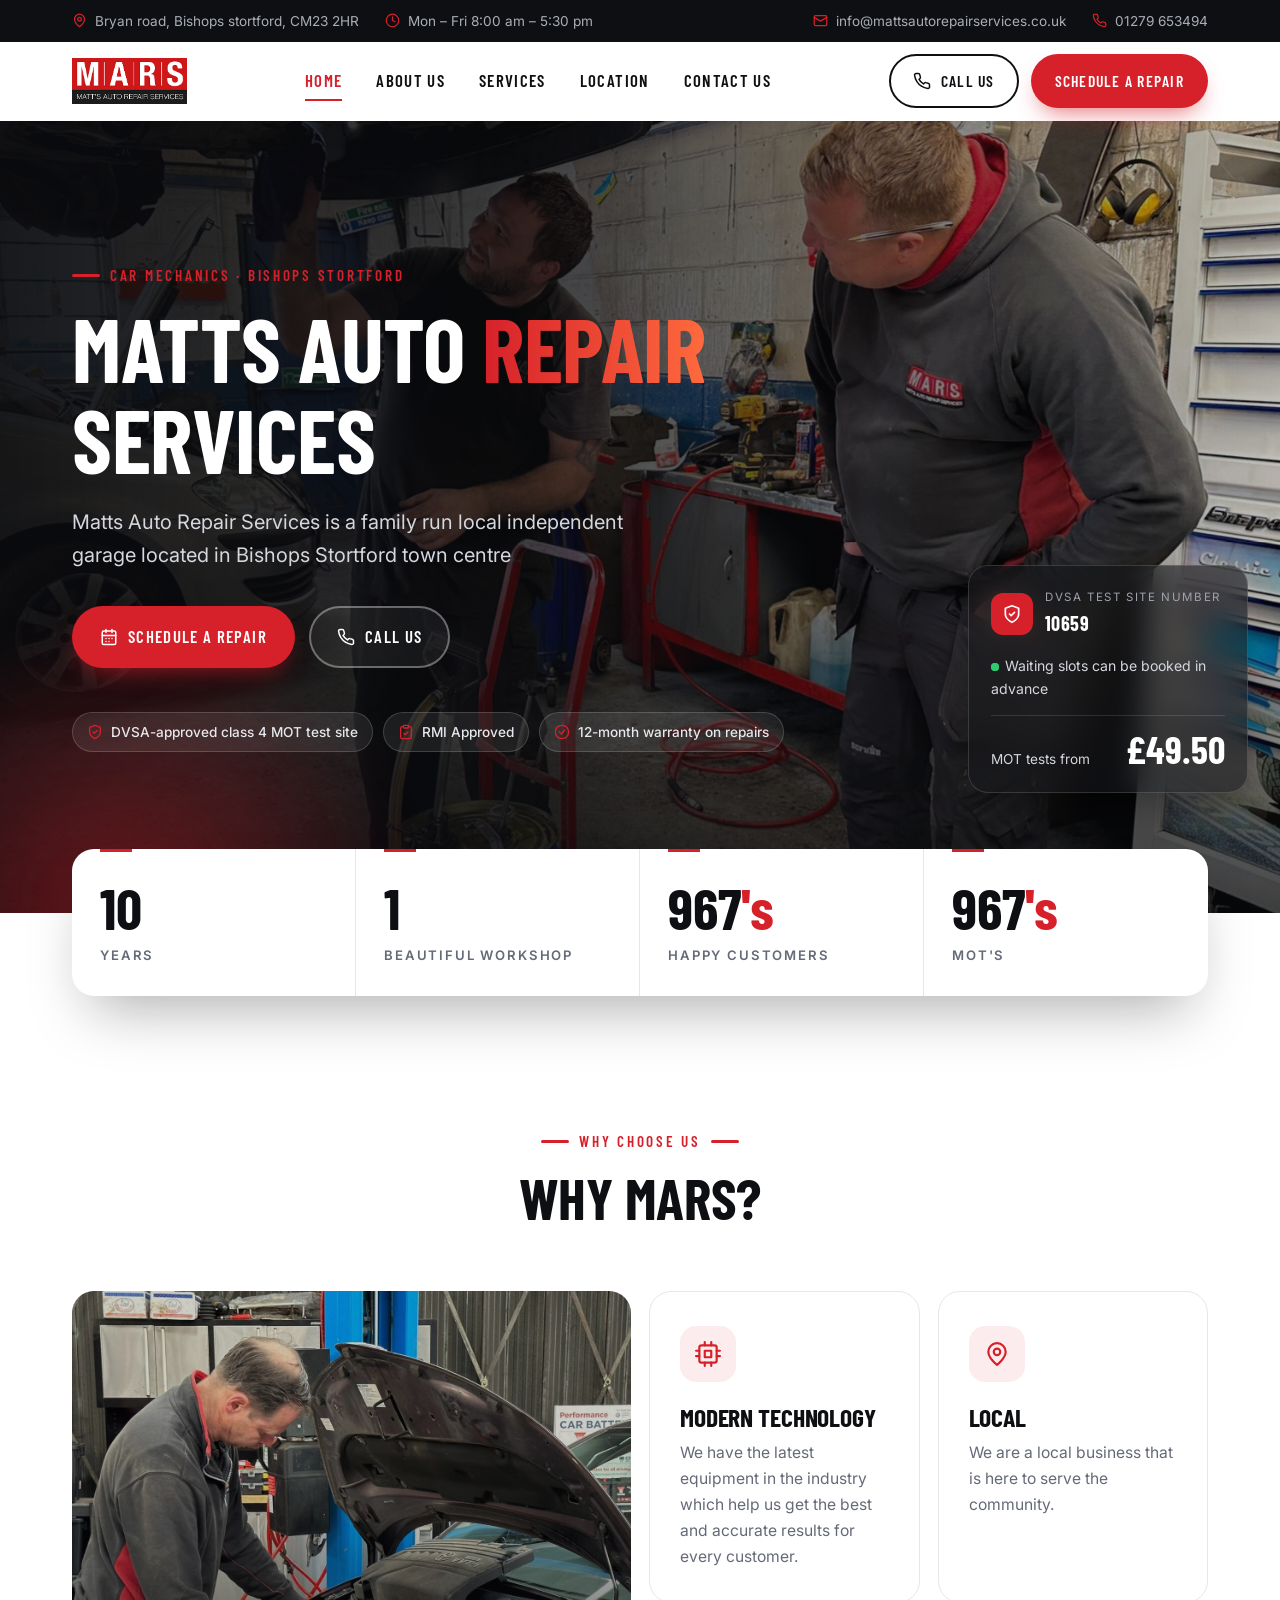
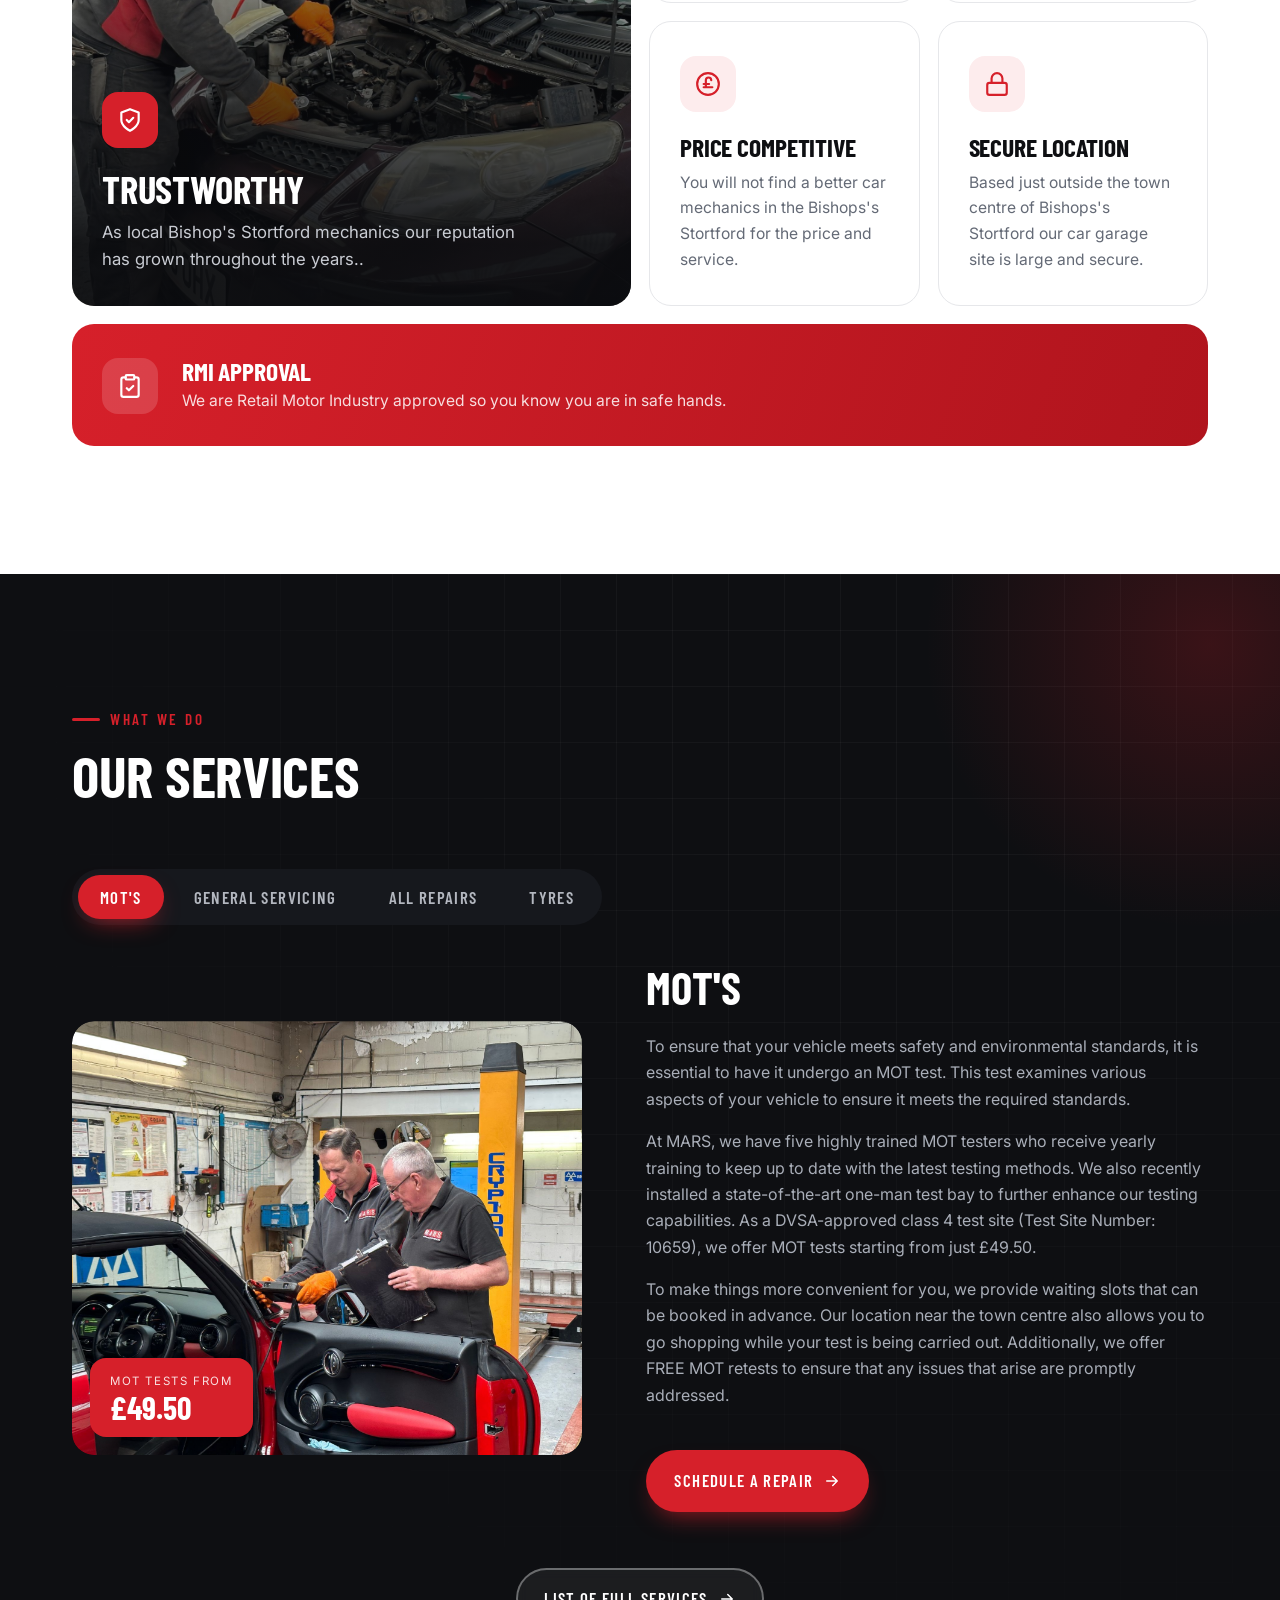
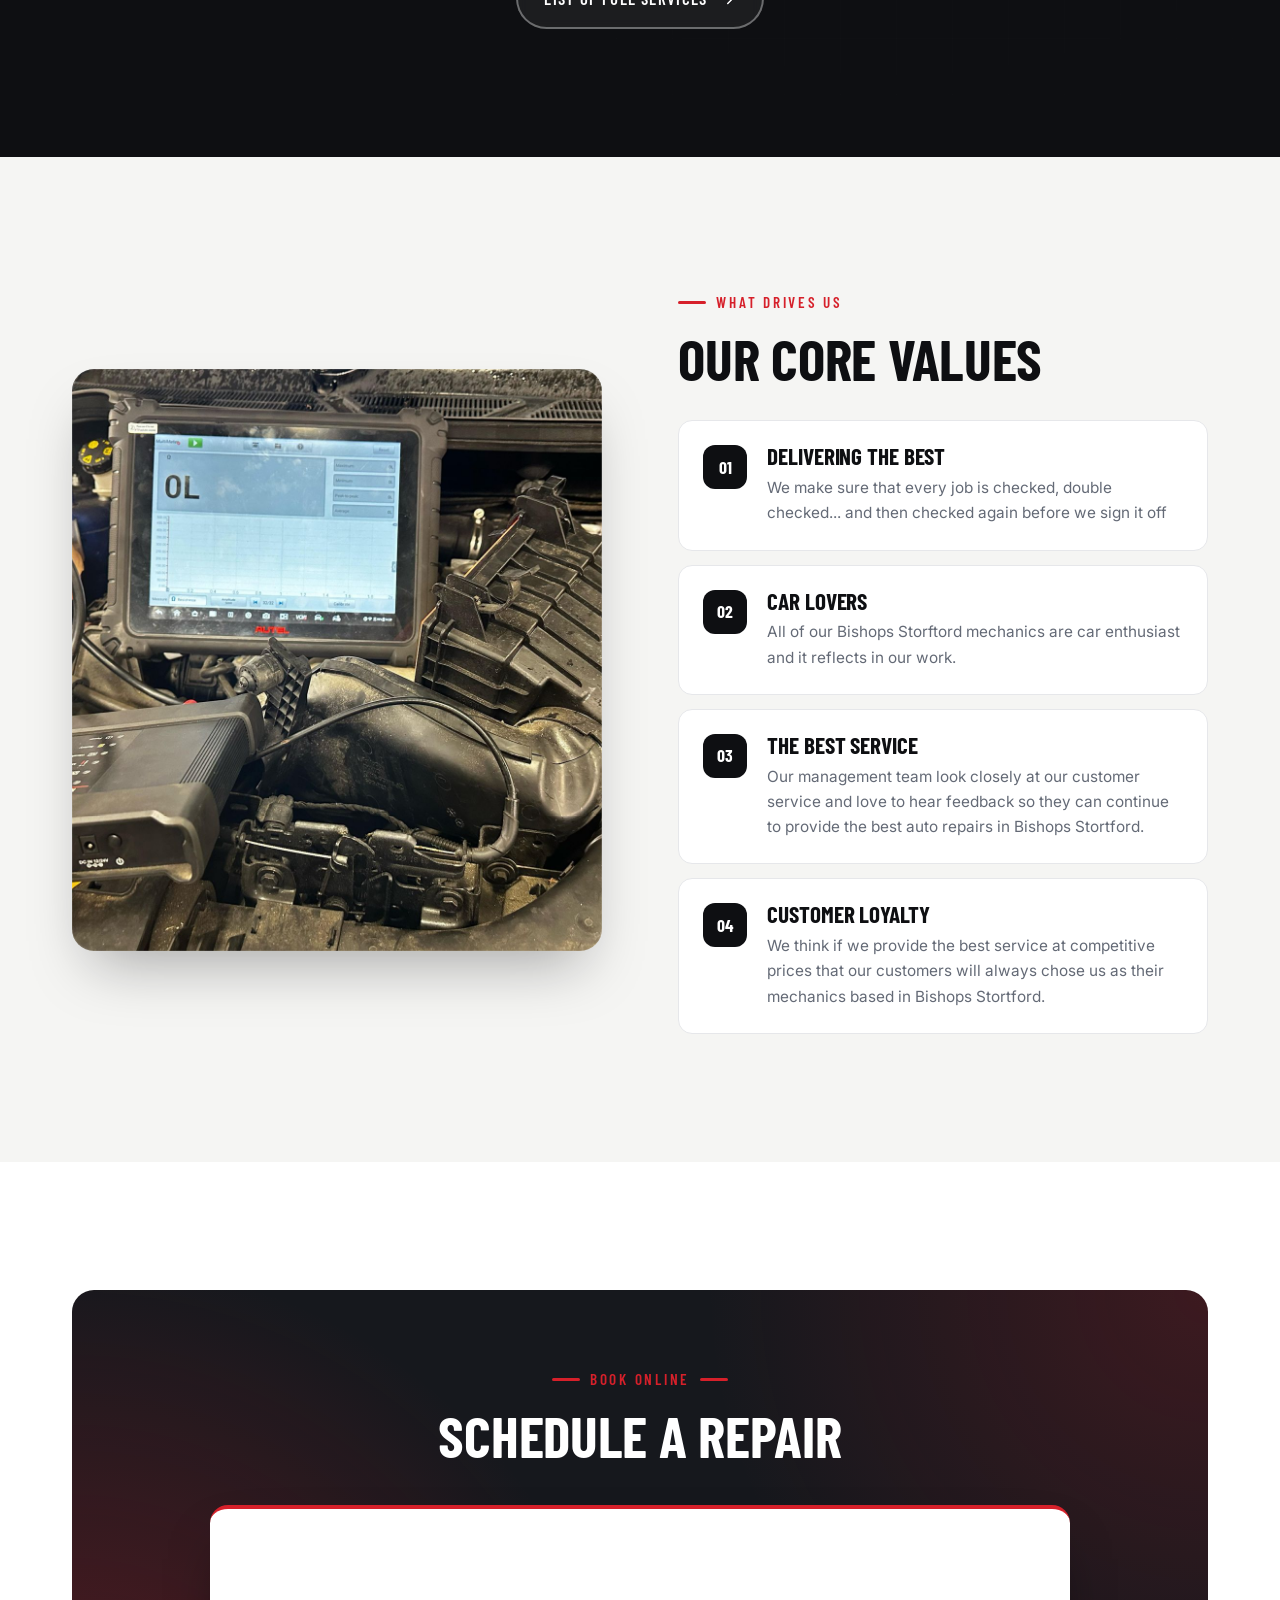
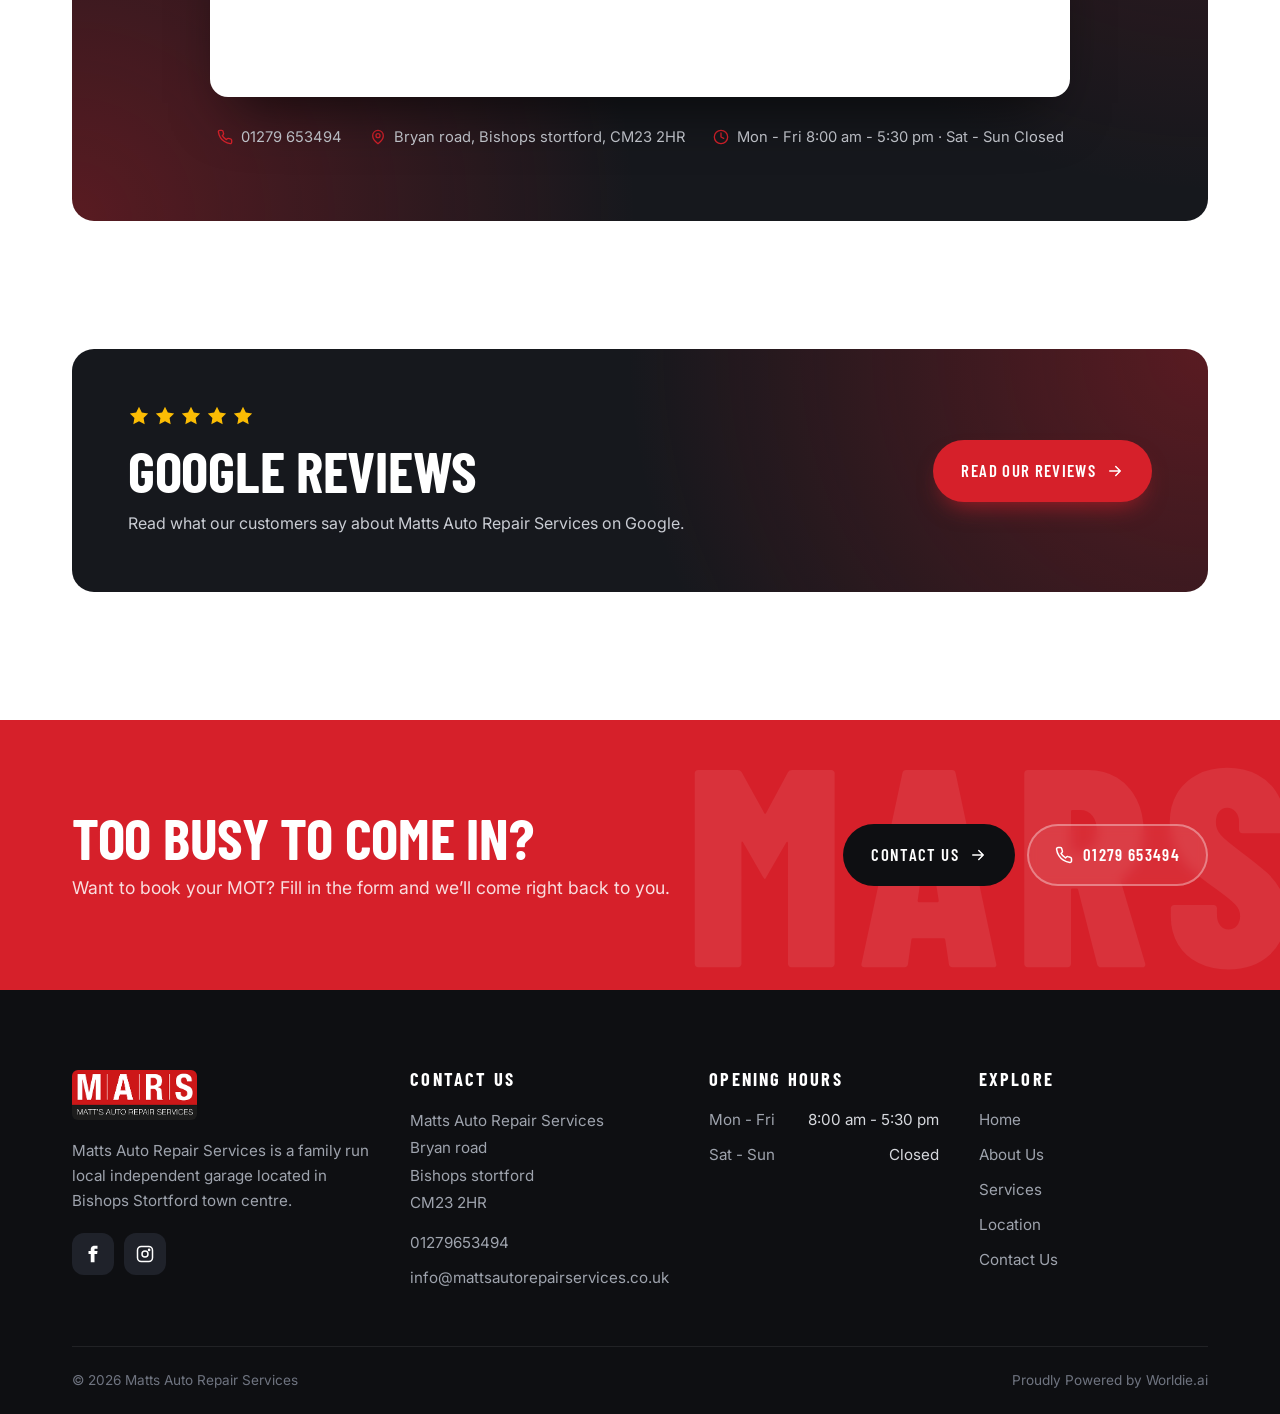
<file: index.html>
<!doctype html>
<html lang="en-GB">
<head>
<meta charset="utf-8">
<meta name="viewport" content="width=device-width, initial-scale=1">
<title>Car Mechanics | MATTS AUTO REPAIR SERVICES | Bishops Stortford</title>
<meta name="description" content="Matts Auto Repair Services is a family run local independent garage located in Bishops Stortford town centre. MOTs, servicing, repairs and tyres.">
<meta name="theme-color" content="#0e0f12">
<link rel="icon" href="images/logo.png">
<link rel="preconnect" href="https://fonts.googleapis.com">
<link rel="preconnect" href="https://fonts.gstatic.com" crossorigin>
<link href="https://fonts.googleapis.com/css2?family=Barlow+Condensed:wght@500;600;700;800&family=Inter:wght@400;500;600&display=swap" rel="stylesheet">
<link rel="stylesheet" href="css/styles.css">
</head>
<body>
<div class="topbar">
  <div class="container">
    <div class="topbar__group">
      <span class="topbar__item"><svg viewBox="0 0 24 24" fill="none" stroke="currentColor" stroke-width="2" stroke-linecap="round" stroke-linejoin="round" aria-hidden="true"><path d="M20 10c0 6-8 12-8 12S4 16 4 10a8 8 0 0 1 16 0z"/><circle cx="12" cy="10" r="3"/></svg> Bryan road, Bishops stortford, CM23 2HR</span>
      <span class="topbar__item topbar__group--hide-md"><svg viewBox="0 0 24 24" fill="none" stroke="currentColor" stroke-width="2" stroke-linecap="round" stroke-linejoin="round" aria-hidden="true"><circle cx="12" cy="12" r="10"/><path d="M12 6v6l4 2"/></svg> Mon – Fri 8:00 am – 5:30 pm</span>
    </div>
    <div class="topbar__group">
      <a class="topbar__item topbar__group--hide-md" href="mailto:info@mattsautorepairservices.co.uk"><svg viewBox="0 0 24 24" fill="none" stroke="currentColor" stroke-width="2" stroke-linecap="round" stroke-linejoin="round" aria-hidden="true"><rect x="2" y="4" width="20" height="16" rx="2"/><path d="m22 7-10 6L2 7"/></svg> info@mattsautorepairservices.co.uk</a>
      <a class="topbar__item" href="tel:01279653494"><svg viewBox="0 0 24 24" fill="none" stroke="currentColor" stroke-width="2" stroke-linecap="round" stroke-linejoin="round" aria-hidden="true"><path d="M22 16.9v3a2 2 0 0 1-2.2 2 19.8 19.8 0 0 1-8.6-3.1 19.5 19.5 0 0 1-6-6A19.8 19.8 0 0 1 2.1 4.2 2 2 0 0 1 4.1 2h3a2 2 0 0 1 2 1.7c.1 1 .4 1.9.7 2.8a2 2 0 0 1-.5 2.1L8 9.9a16 16 0 0 0 6 6l1.3-1.3a2 2 0 0 1 2.1-.4c.9.3 1.8.6 2.8.7a2 2 0 0 1 1.7 2z"/></svg> 01279 653494</a>
    </div>
  </div>
</div>

<header class="header">
  <div class="container">
    <a class="logo" href="index.html" aria-label="Matt's Auto Repair Services — home">
      <img src="images/logo.png" alt="MARS — Matt's Auto Repair Services" width="365" height="146">
    </a>
    <nav class="nav" aria-label="Main">
        <a class="nav__link is-active" href="index.html" aria-current="page">Home</a>
        <a class="nav__link" href="about.html">About Us</a>
        <a class="nav__link" href="services.html">Services</a>
        <a class="nav__link" href="location.html">Location</a>
        <a class="nav__link" href="contact.html">Contact Us</a>
    </nav>
    <div class="header__cta">
      <a class="btn btn--outline" href="tel:01279653494"><svg viewBox="0 0 24 24" fill="none" stroke="currentColor" stroke-width="2" stroke-linecap="round" stroke-linejoin="round" aria-hidden="true"><path d="M22 16.9v3a2 2 0 0 1-2.2 2 19.8 19.8 0 0 1-8.6-3.1 19.5 19.5 0 0 1-6-6A19.8 19.8 0 0 1 2.1 4.2 2 2 0 0 1 4.1 2h3a2 2 0 0 1 2 1.7c.1 1 .4 1.9.7 2.8a2 2 0 0 1-.5 2.1L8 9.9a16 16 0 0 0 6 6l1.3-1.3a2 2 0 0 1 2.1-.4c.9.3 1.8.6 2.8.7a2 2 0 0 1 1.7 2z"/></svg> Call Us</a>
      <a class="btn btn--primary" href="index.html#booking" data-magnetic>Schedule a Repair</a>
      <button class="menu-toggle" aria-label="Open menu" aria-expanded="false"><span></span></button>
    </div>
  </div>
</header>

<main>
<section class="hero">
  <div class="hero__bg"><img src="images/about-2.jpg" alt="MARS mechanics working on a car in the Bishops Stortford workshop" fetchpriority="high" data-parallax="0.18"></div>
  <div class="container">
    <div class="hero__content">
      <span class="eyebrow intro" style="--i:0">Car Mechanics · Bishops Stortford</span>
      <h1><span class="line" style="--i:0"><span>Matts Auto <em>Repair</em></span></span><span class="line" style="--i:1"><span>Services</span></span></h1>
      <p class="hero__text intro" style="--i:2">Matts Auto Repair Services is a family run local independent garage located in Bishops Stortford town centre</p>
      <div class="hero__actions intro" style="--i:3">
        <a class="btn btn--primary" href="#booking" data-magnetic><svg viewBox="0 0 24 24" fill="none" stroke="currentColor" stroke-width="2" stroke-linecap="round" stroke-linejoin="round" aria-hidden="true"><rect x="3" y="4" width="18" height="18" rx="2"/><path d="M16 2v4M8 2v4M3 10h18M8 14h.01M12 14h.01M16 14h.01M8 18h.01M12 18h.01"/></svg> Schedule a Repair</a>
        <a class="btn btn--ghost" href="tel:01279653494" data-magnetic><svg viewBox="0 0 24 24" fill="none" stroke="currentColor" stroke-width="2" stroke-linecap="round" stroke-linejoin="round" aria-hidden="true"><path d="M22 16.9v3a2 2 0 0 1-2.2 2 19.8 19.8 0 0 1-8.6-3.1 19.5 19.5 0 0 1-6-6A19.8 19.8 0 0 1 2.1 4.2 2 2 0 0 1 4.1 2h3a2 2 0 0 1 2 1.7c.1 1 .4 1.9.7 2.8a2 2 0 0 1-.5 2.1L8 9.9a16 16 0 0 0 6 6l1.3-1.3a2 2 0 0 1 2.1-.4c.9.3 1.8.6 2.8.7a2 2 0 0 1 1.7 2z"/></svg> Call Us</a>
      </div>
      <div class="hero__badges intro" style="--i:4">
        <span class="badge"><svg viewBox="0 0 24 24" fill="none" stroke="currentColor" stroke-width="2" stroke-linecap="round" stroke-linejoin="round" aria-hidden="true"><path d="M12 22s8-4 8-10V5l-8-3-8 3v7c0 6 8 10 8 10z"/><path d="m9 12 2 2 4-4"/></svg> DVSA-approved class 4 MOT test site</span>
        <span class="badge"><svg viewBox="0 0 24 24" fill="none" stroke="currentColor" stroke-width="2" stroke-linecap="round" stroke-linejoin="round" aria-hidden="true"><rect x="8" y="2" width="8" height="4" rx="1"/><path d="M16 4h2a2 2 0 0 1 2 2v14a2 2 0 0 1-2 2H6a2 2 0 0 1-2-2V6a2 2 0 0 1 2-2h2"/><path d="m9 14 2 2 4-4"/></svg> RMI Approved</span>
        <span class="badge"><svg viewBox="0 0 24 24" fill="none" stroke="currentColor" stroke-width="2" stroke-linecap="round" stroke-linejoin="round" aria-hidden="true"><circle cx="12" cy="12" r="10"/><path d="m8 12 3 3 5-6"/></svg> 12-month warranty on repairs</span>
      </div>
    </div>
  </div>
  <aside class="hero__card" aria-label="MOT tests">
    <div class="hero__card-top">
      <span class="hero__card-icon"><svg viewBox="0 0 24 24" fill="none" stroke="currentColor" stroke-width="2" stroke-linecap="round" stroke-linejoin="round" aria-hidden="true"><path d="M12 22s8-4 8-10V5l-8-3-8 3v7c0 6 8 10 8 10z"/><path d="m9 12 2 2 4-4"/></svg></span>
      <div><small>DVSA Test Site Number</small><strong>10659</strong></div>
    </div>
    <p style="font-size:.88rem;margin-bottom:14px"><span class="live-dot"></span>Waiting slots can be booked in advance</p>
    <div class="hero__card-price"><span>MOT tests from</span><b>£49.50</b></div>
  </aside>
</section>

<section class="stats" aria-label="Experience">
  <div class="container">
    <div class="stats__grid reveal">
      <div class="stat"><div class="stat__num" data-count="10">10</div><div class="stat__label">Years</div></div>
      <div class="stat"><div class="stat__num" data-count="1">1</div><div class="stat__label">Beautiful workshop</div></div>
      <div class="stat"><div class="stat__num" data-count="1000">1000<span>'s</span></div><div class="stat__label">Happy Customers</div></div>
      <div class="stat"><div class="stat__num" data-count="1000">1000<span>'s</span></div><div class="stat__label">MOT's</div></div>
    </div>
  </div>
</section>

<section class="section" id="why">
  <div class="container">
    <div class="section-head section-head--center reveal">
      <span class="eyebrow">Why choose us</span>
      <h2>Why MARS?</h2>
    </div>
    <div class="features" data-stagger>
      <article class="feature spotlight reveal feature--hero">
        <div class="feature__bg"><img src="images/about-1.jpg" alt="" loading="lazy"></div>
        <div class="feature__icon"><svg viewBox="0 0 24 24" fill="none" stroke="currentColor" stroke-width="2" stroke-linecap="round" stroke-linejoin="round" aria-hidden="true"><path d="M12 22s8-4 8-10V5l-8-3-8 3v7c0 6 8 10 8 10z"/><path d="m9 12 2 2 4-4"/></svg></div>
        <div><h3>Trustworthy</h3>
        <p>As local Bishop's Stortford mechanics our reputation has grown throughout the years..</p></div>
      </article>
      <article class="feature spotlight reveal">
        <div class="feature__icon"><svg viewBox="0 0 24 24" fill="none" stroke="currentColor" stroke-width="2" stroke-linecap="round" stroke-linejoin="round" aria-hidden="true"><rect x="4" y="4" width="16" height="16" rx="2"/><rect x="9" y="9" width="6" height="6"/><path d="M9 1v3M15 1v3M9 20v3M15 20v3M20 9h3M20 14h3M1 9h3M1 14h3"/></svg></div>
        <div><h3>Modern Technology</h3>
        <p>We have the latest equipment in the industry which help us get the best and accurate results for every customer.</p></div>
      </article>
      <article class="feature spotlight reveal">
        <div class="feature__icon"><svg viewBox="0 0 24 24" fill="none" stroke="currentColor" stroke-width="2" stroke-linecap="round" stroke-linejoin="round" aria-hidden="true"><path d="M20 10c0 6-8 12-8 12S4 16 4 10a8 8 0 0 1 16 0z"/><circle cx="12" cy="10" r="3"/></svg></div>
        <div><h3>Local</h3>
        <p>We are a local business that is here to serve the community.</p></div>
      </article>
      <article class="feature spotlight reveal">
        <div class="feature__icon"><svg viewBox="0 0 24 24" fill="none" stroke="currentColor" stroke-width="2" stroke-linecap="round" stroke-linejoin="round" aria-hidden="true"><circle cx="12" cy="12" r="10"/><path d="M15 8.5a2.5 2.5 0 0 0-5 0V15m-2 0h8m-8-3h5"/></svg></div>
        <div><h3>Price Competitive</h3>
        <p>You will not find a better car mechanics in the Bishops's Stortford for the price and service.</p></div>
      </article>
      <article class="feature spotlight reveal">
        <div class="feature__icon"><svg viewBox="0 0 24 24" fill="none" stroke="currentColor" stroke-width="2" stroke-linecap="round" stroke-linejoin="round" aria-hidden="true"><rect x="3" y="11" width="18" height="11" rx="2"/><path d="M7 11V7a5 5 0 0 1 10 0v4"/></svg></div>
        <div><h3>Secure Location</h3>
        <p>Based just outside the town centre of Bishops's Stortford our car garage site is large and secure.</p></div>
      </article>
      <article class="feature spotlight reveal feature--wide">
        <div class="feature__icon"><svg viewBox="0 0 24 24" fill="none" stroke="currentColor" stroke-width="2" stroke-linecap="round" stroke-linejoin="round" aria-hidden="true"><rect x="8" y="2" width="8" height="4" rx="1"/><path d="M16 4h2a2 2 0 0 1 2 2v14a2 2 0 0 1-2 2H6a2 2 0 0 1-2-2V6a2 2 0 0 1 2-2h2"/><path d="m9 14 2 2 4-4"/></svg></div>
        <div><h3>RMI Approval</h3>
        <p>We are Retail Motor Industry approved so you know you are in safe hands.</p></div>
      </article>
    </div>
  </div>
</section>

<section class="section section--dark" id="services">
  <div class="container">
    <div class="section-head reveal">
      <span class="eyebrow">What we do</span>
      <h2>Our Services</h2>
    </div>
    <div data-tabs>
      <div class="tabs__list" role="tablist" aria-label="Our services">
        <button class="tabs__btn" role="tab" id="tab-mot" aria-controls="panel-mot" aria-selected="true" tabindex="0">MOT's</button>
        <button class="tabs__btn" role="tab" id="tab-servicing" aria-controls="panel-servicing" aria-selected="false" tabindex="-1">General Servicing</button>
        <button class="tabs__btn" role="tab" id="tab-repairs" aria-controls="panel-repairs" aria-selected="false" tabindex="-1">All Repairs</button>
        <button class="tabs__btn" role="tab" id="tab-tyres" aria-controls="panel-tyres" aria-selected="false" tabindex="-1">Tyres</button>
      </div>
      <div class="tabs__panel" role="tabpanel" id="panel-mot" aria-labelledby="tab-mot">
        <div class="tabs__media">
          <img src="images/about-3.jpg" alt="MOT's at Matts Auto Repair Services" loading="lazy">
          <div class="price-chip"><small>MOT tests from</small><strong>£49.50</strong></div>
        </div>
        <div class="tabs__body">
          <h3>MOT's</h3>
          <p>To ensure that your vehicle meets safety and environmental standards, it is essential to have it undergo an MOT test. This test examines various aspects of your vehicle to ensure it meets the required standards.</p><p>At MARS, we have five highly trained MOT testers who receive yearly training to keep up to date with the latest testing methods. We also recently installed a state-of-the-art one-man test bay to further enhance our testing capabilities. As a DVSA-approved class 4 test site (Test Site Number: 10659), we offer MOT tests starting from just £49.50.</p><p>To make things more convenient for you, we provide waiting slots that can be booked in advance. Our location near the town centre also allows you to go shopping while your test is being carried out. Additionally, we offer FREE MOT retests to ensure that any issues that arise are promptly addressed.</p>
          <a class="btn btn--primary" href="index.html#booking">Schedule a Repair <svg viewBox="0 0 24 24" fill="none" stroke="currentColor" stroke-width="2" stroke-linecap="round" stroke-linejoin="round" aria-hidden="true"><path d="M5 12h14M13 6l6 6-6 6"/></svg></a>
        </div>
      </div>
      <div class="tabs__panel" role="tabpanel" id="panel-servicing" aria-labelledby="tab-servicing" hidden>
        <div class="tabs__media">
          <img src="images/about-1.jpg" alt="General Servicing at Matts Auto Repair Services" loading="lazy">
          <div class="price-chip"><small>Servicing from</small><strong>£89</strong></div>
        </div>
        <div class="tabs__body">
          <h3>Keep that car healthy!</h3>
          <p>At M.A.R.S., we pride ourselves on being able to service all makes and models of vehicles. Additionally, we offer servicing options that cater to a variety of needs and budgets, starting from just £89.  For a oil and filter change is now between £120-£150.</p><p>If your vehicle is still under manufacturer warranty, you can rest assured that we use only genuine parts to ensure your warranty remains valid. To keep your car performing at its best, we recommend servicing it annually, regardless of whether it has reached its mileage limit or not.</p><p>Don't let your car's health suffer - contact us now for a quote and to schedule your next servicing appointment.</p>
          <a class="btn btn--primary" href="index.html#booking">Schedule a Repair <svg viewBox="0 0 24 24" fill="none" stroke="currentColor" stroke-width="2" stroke-linecap="round" stroke-linejoin="round" aria-hidden="true"><path d="M5 12h14M13 6l6 6-6 6"/></svg></a>
        </div>
      </div>
      <div class="tabs__panel" role="tabpanel" id="panel-repairs" aria-labelledby="tab-repairs" hidden>
        <div class="tabs__media">
          <img src="images/about-2.jpg" alt="All Repairs at Matts Auto Repair Services" loading="lazy">
          <div class="price-chip"><small>Repair warranty</small><strong>12 months</strong></div>
        </div>
        <div class="tabs__body">
          <h3>We do it all!</h3>
          <p>At our garage, we offer a comprehensive range of repair services to keep your vehicle in top shape. Some of the repairs we offer include exhaust repairs, suspension and steering work, alternator replacements, cooling system repairs, and cambelt and clutch replacements.</p><p>We also provide battery replacements with a 3-year warranty, air conditioning repairs (all of our technicians are qualified to handle the gas), and brake repairs. In addition, we have the expertise to tackle electrical issues, starter motor repairs, non-start and recovery services, and breakdowns.</p><p>To give you peace of mind, all of our repairs come with a 12-month warranty. Contact us today to schedule your repair appointment and keep your vehicle running smoothly.</p>
          <a class="btn btn--primary" href="index.html#booking">Schedule a Repair <svg viewBox="0 0 24 24" fill="none" stroke="currentColor" stroke-width="2" stroke-linecap="round" stroke-linejoin="round" aria-hidden="true"><path d="M5 12h14M13 6l6 6-6 6"/></svg></a>
        </div>
      </div>
      <div class="tabs__panel" role="tabpanel" id="panel-tyres" aria-labelledby="tab-tyres" hidden>
        <div class="tabs__media">
          <img src="images/home-1.jpg" alt="Tyres at Matts Auto Repair Services" loading="lazy">
          <div class="price-chip"><small>Proud fitter for</small><strong>blackcircles.com</strong></div>
        </div>
        <div class="tabs__body">
          <h3>Keep good contact with the road!</h3>
          <p>The contact between your car and the road is vital to ensure your safety on the road, and the tyres are the key components that make this possible. At our garage, we understand the importance of quality tyres and the role they play in keeping you safe. That's why we offer a wide range of tyres in various sizes, types, and brands to suit your budget and preferences.</p><p>Our expert technicians are always on hand to provide professional advice on the best tyres for your vehicle and fit them for you while you wait. We stock and receive deliveries of tyres throughout the day to ensure we always have the right tyres available when you need them.</p><p>As a proud fitter for blackcircles.com, we offer a hassle-free online tyre ordering service, where you can order and pay for your tyres online and have them fitted by us at your convenience. Choose from our budget to premium quality tyres, and drive with confidence knowing you have the best tyres for your vehicle.</p>
          <a class="btn btn--primary" href="index.html#booking">Schedule a Repair <svg viewBox="0 0 24 24" fill="none" stroke="currentColor" stroke-width="2" stroke-linecap="round" stroke-linejoin="round" aria-hidden="true"><path d="M5 12h14M13 6l6 6-6 6"/></svg></a>
        </div>
      </div>
    </div>
    <div class="tabs__foot">
      <a class="btn btn--ghost" href="services.html">List of Full Services <svg viewBox="0 0 24 24" fill="none" stroke="currentColor" stroke-width="2" stroke-linecap="round" stroke-linejoin="round" aria-hidden="true"><path d="M5 12h14M13 6l6 6-6 6"/></svg></a>
    </div>
  </div>
</section>

<section class="section section--alt">
  <div class="container values">
    <div class="values__media reveal-img">
      <img src="images/home-4.jpg" alt="Diagnostic equipment connected to an engine" loading="lazy" data-parallax="0.06">
    </div>
    <div>
      <div class="section-head reveal" style="margin-bottom:32px">
        <span class="eyebrow">What drives us</span>
        <h2>Our Core Values</h2>
      </div>
      <div class="values__list" data-stagger>
        <article class="value spotlight reveal">
          <span class="value__num">01</span>
          <div><h3>Delivering the Best</h3><p>We make sure that every job is checked, double checked... and then checked again before we sign it off</p></div>
        </article>
        <article class="value spotlight reveal">
          <span class="value__num">02</span>
          <div><h3>Car Lovers</h3><p>All of our Bishops Storftord mechanics are car enthusiast and it reflects in our work.</p></div>
        </article>
        <article class="value spotlight reveal">
          <span class="value__num">03</span>
          <div><h3>The Best Service</h3><p>Our management team look closely at our customer service and love to hear feedback so they can continue to provide the best auto repairs in Bishops Stortford.</p></div>
        </article>
        <article class="value spotlight reveal">
          <span class="value__num">04</span>
          <div><h3>Customer Loyalty</h3><p>We think if we provide the best service at competitive prices that our customers will always chose us as their mechanics based in Bishops Stortford.</p></div>
        </article>
      </div>
    </div>
  </div>
</section>

<section class="section" id="booking">
  <div class="container">
    <div class="booking reveal">
      <div class="section-head section-head--center">
        <span class="eyebrow">Book online</span>
        <h2>Schedule a Repair</h2>
      </div>
      <div class="booking__frame">
        <iframe src="https://bookmygarage.com/widget/cm232hr/marsmattsrepairservices/" title="Book your repair with Matts Auto Repair Services" loading="lazy"></iframe>
      </div>
      <div class="booking__meta">
        <a href="tel:01279653494"><svg viewBox="0 0 24 24" fill="none" stroke="currentColor" stroke-width="2" stroke-linecap="round" stroke-linejoin="round" aria-hidden="true"><path d="M22 16.9v3a2 2 0 0 1-2.2 2 19.8 19.8 0 0 1-8.6-3.1 19.5 19.5 0 0 1-6-6A19.8 19.8 0 0 1 2.1 4.2 2 2 0 0 1 4.1 2h3a2 2 0 0 1 2 1.7c.1 1 .4 1.9.7 2.8a2 2 0 0 1-.5 2.1L8 9.9a16 16 0 0 0 6 6l1.3-1.3a2 2 0 0 1 2.1-.4c.9.3 1.8.6 2.8.7a2 2 0 0 1 1.7 2z"/></svg> 01279 653494</a>
        <a href="location.html"><svg viewBox="0 0 24 24" fill="none" stroke="currentColor" stroke-width="2" stroke-linecap="round" stroke-linejoin="round" aria-hidden="true"><path d="M20 10c0 6-8 12-8 12S4 16 4 10a8 8 0 0 1 16 0z"/><circle cx="12" cy="10" r="3"/></svg> Bryan road, Bishops stortford, CM23 2HR</a>
        <span><svg viewBox="0 0 24 24" fill="none" stroke="currentColor" stroke-width="2" stroke-linecap="round" stroke-linejoin="round" aria-hidden="true"><circle cx="12" cy="12" r="10"/><path d="M12 6v6l4 2"/></svg> Mon - Fri 8:00 am - 5:30 pm · Sat - Sun Closed</span>
      </div>
    </div>
  </div>
</section>

<section class="section" style="padding-top:0">
  <div class="container">
    <div class="reviews-cta reveal">
      <div>
        <div class="stars" aria-label="5 stars"><svg viewBox="0 0 24 24" fill="none" stroke="currentColor" stroke-width="2" stroke-linecap="round" stroke-linejoin="round" aria-hidden="true"><path fill="currentColor" stroke="none" d="m12 2 3.1 6.3 6.9 1-5 4.9 1.2 6.8L12 17.8 5.8 21l1.2-6.8-5-4.9 6.9-1z"/></svg><svg viewBox="0 0 24 24" fill="none" stroke="currentColor" stroke-width="2" stroke-linecap="round" stroke-linejoin="round" aria-hidden="true"><path fill="currentColor" stroke="none" d="m12 2 3.1 6.3 6.9 1-5 4.9 1.2 6.8L12 17.8 5.8 21l1.2-6.8-5-4.9 6.9-1z"/></svg><svg viewBox="0 0 24 24" fill="none" stroke="currentColor" stroke-width="2" stroke-linecap="round" stroke-linejoin="round" aria-hidden="true"><path fill="currentColor" stroke="none" d="m12 2 3.1 6.3 6.9 1-5 4.9 1.2 6.8L12 17.8 5.8 21l1.2-6.8-5-4.9 6.9-1z"/></svg><svg viewBox="0 0 24 24" fill="none" stroke="currentColor" stroke-width="2" stroke-linecap="round" stroke-linejoin="round" aria-hidden="true"><path fill="currentColor" stroke="none" d="m12 2 3.1 6.3 6.9 1-5 4.9 1.2 6.8L12 17.8 5.8 21l1.2-6.8-5-4.9 6.9-1z"/></svg><svg viewBox="0 0 24 24" fill="none" stroke="currentColor" stroke-width="2" stroke-linecap="round" stroke-linejoin="round" aria-hidden="true"><path fill="currentColor" stroke="none" d="m12 2 3.1 6.3 6.9 1-5 4.9 1.2 6.8L12 17.8 5.8 21l1.2-6.8-5-4.9 6.9-1z"/></svg></div>
        <h2>Google Reviews</h2>
        <p>Read what our customers say about Matts Auto Repair Services on Google.</p>
      </div>
      <a class="btn btn--primary" href="https://www.google.com/search?q=Matts+Auto+Repair+Services+Bishops+Stortford+reviews" target="_blank" rel="noopener">Read our reviews <svg viewBox="0 0 24 24" fill="none" stroke="currentColor" stroke-width="2" stroke-linecap="round" stroke-linejoin="round" aria-hidden="true"><path d="M5 12h14M13 6l6 6-6 6"/></svg></a>
    </div>
  </div>
</section>

<section class="cta-band">
  <div class="container">
    <div class="reveal">
      <h2>Too busy to come in?</h2>
      <p>Want to book your MOT? Fill in the form and we’ll come right back to you.</p>
    </div>
    <div class="cta-band__actions reveal">
      <a class="btn btn--dark" href="contact.html" data-magnetic>Contact Us <svg viewBox="0 0 24 24" fill="none" stroke="currentColor" stroke-width="2" stroke-linecap="round" stroke-linejoin="round" aria-hidden="true"><path d="M5 12h14M13 6l6 6-6 6"/></svg></a>
      <a class="btn btn--ghost" href="tel:01279653494" data-magnetic><svg viewBox="0 0 24 24" fill="none" stroke="currentColor" stroke-width="2" stroke-linecap="round" stroke-linejoin="round" aria-hidden="true"><path d="M22 16.9v3a2 2 0 0 1-2.2 2 19.8 19.8 0 0 1-8.6-3.1 19.5 19.5 0 0 1-6-6A19.8 19.8 0 0 1 2.1 4.2 2 2 0 0 1 4.1 2h3a2 2 0 0 1 2 1.7c.1 1 .4 1.9.7 2.8a2 2 0 0 1-.5 2.1L8 9.9a16 16 0 0 0 6 6l1.3-1.3a2 2 0 0 1 2.1-.4c.9.3 1.8.6 2.8.7a2 2 0 0 1 1.7 2z"/></svg> 01279 653494</a>
    </div>
  </div>
</section>
</main>

<footer class="footer">
  <div class="container">
    <div class="footer__grid">
      <div>
        <a class="footer__logo" href="index.html"><img src="images/logo.png" alt="MARS — Matt's Auto Repair Services" width="365" height="146"></a>
        <p>Matts Auto Repair Services is a family run local independent garage located in Bishops Stortford town centre.</p>
        <div class="socials">
          <a href="https://facebook.com//MattsAutoRepairServices" target="_blank" rel="noopener" aria-label="Facebook"><svg viewBox="0 0 24 24" fill="none" stroke="currentColor" stroke-width="2" stroke-linecap="round" stroke-linejoin="round" aria-hidden="true"><path fill="currentColor" stroke="none" d="M14 8V6c0-.9.6-1 1-1h3V1h-4c-4 0-5 3-5 5v2H6v4h3v11h5V12h3.5l.5-4z"/></svg></a>
          <a href="https://instagram.com/mars_mattsautorepairservices?igshid=YmMyMTA2M2Y=" target="_blank" rel="noopener" aria-label="Instagram"><svg viewBox="0 0 24 24" fill="none" stroke="currentColor" stroke-width="2" stroke-linecap="round" stroke-linejoin="round" aria-hidden="true"><rect x="2" y="2" width="20" height="20" rx="5"/><circle cx="12" cy="12" r="4"/><circle cx="17.5" cy="6.5" r=".8" fill="currentColor"/></svg></a>
        </div>
      </div>
      <div>
        <h4>Contact Us</h4>
        <address>
          Matts Auto Repair Services<br>
          Bryan road<br>
          Bishops stortford<br>
          CM23 2HR
        </address>
        <ul style="margin-top:14px">
          <li><a href="tel:01279653494">01279653494</a></li>
          <li><a href="mailto:info@mattsautorepairservices.co.uk">info@mattsautorepairservices.co.uk</a></li>
        </ul>
      </div>
      <div>
        <h4>Opening Hours</h4>
        <ul class="footer__hours">
          <li><span>Mon - Fri</span><span>8:00 am - 5:30 pm</span></li>
          <li><span>Sat - Sun</span><span>Closed</span></li>
        </ul>
      </div>
      <div>
        <h4>Explore</h4>
        <ul>
          <li><a href="index.html">Home</a></li>
          <li><a href="about.html">About Us</a></li>
          <li><a href="services.html">Services</a></li>
          <li><a href="location.html">Location</a></li>
          <li><a href="contact.html">Contact Us</a></li>
        </ul>
      </div>
    </div>
    <div class="footer__bottom">
      <span>© <span id="year">2026</span> Matts Auto Repair Services</span>
      <span>Proudly Powered by Worldie.ai</span>
    </div>
  </div>
</footer>

<div class="mobile-bar">
  <a class="btn btn--ghost" href="tel:01279653494"><svg viewBox="0 0 24 24" fill="none" stroke="currentColor" stroke-width="2" stroke-linecap="round" stroke-linejoin="round" aria-hidden="true"><path d="M22 16.9v3a2 2 0 0 1-2.2 2 19.8 19.8 0 0 1-8.6-3.1 19.5 19.5 0 0 1-6-6A19.8 19.8 0 0 1 2.1 4.2 2 2 0 0 1 4.1 2h3a2 2 0 0 1 2 1.7c.1 1 .4 1.9.7 2.8a2 2 0 0 1-.5 2.1L8 9.9a16 16 0 0 0 6 6l1.3-1.3a2 2 0 0 1 2.1-.4c.9.3 1.8.6 2.8.7a2 2 0 0 1 1.7 2z"/></svg> Call Us</a>
  <a class="btn btn--primary" href="index.html#booking"><svg viewBox="0 0 24 24" fill="none" stroke="currentColor" stroke-width="2" stroke-linecap="round" stroke-linejoin="round" aria-hidden="true"><rect x="3" y="4" width="18" height="18" rx="2"/><path d="M16 2v4M8 2v4M3 10h18M8 14h.01M12 14h.01M16 14h.01M8 18h.01M12 18h.01"/></svg> Book</a>
</div>

<script src="js/main.js"></script>
</body>
</html>
</file>
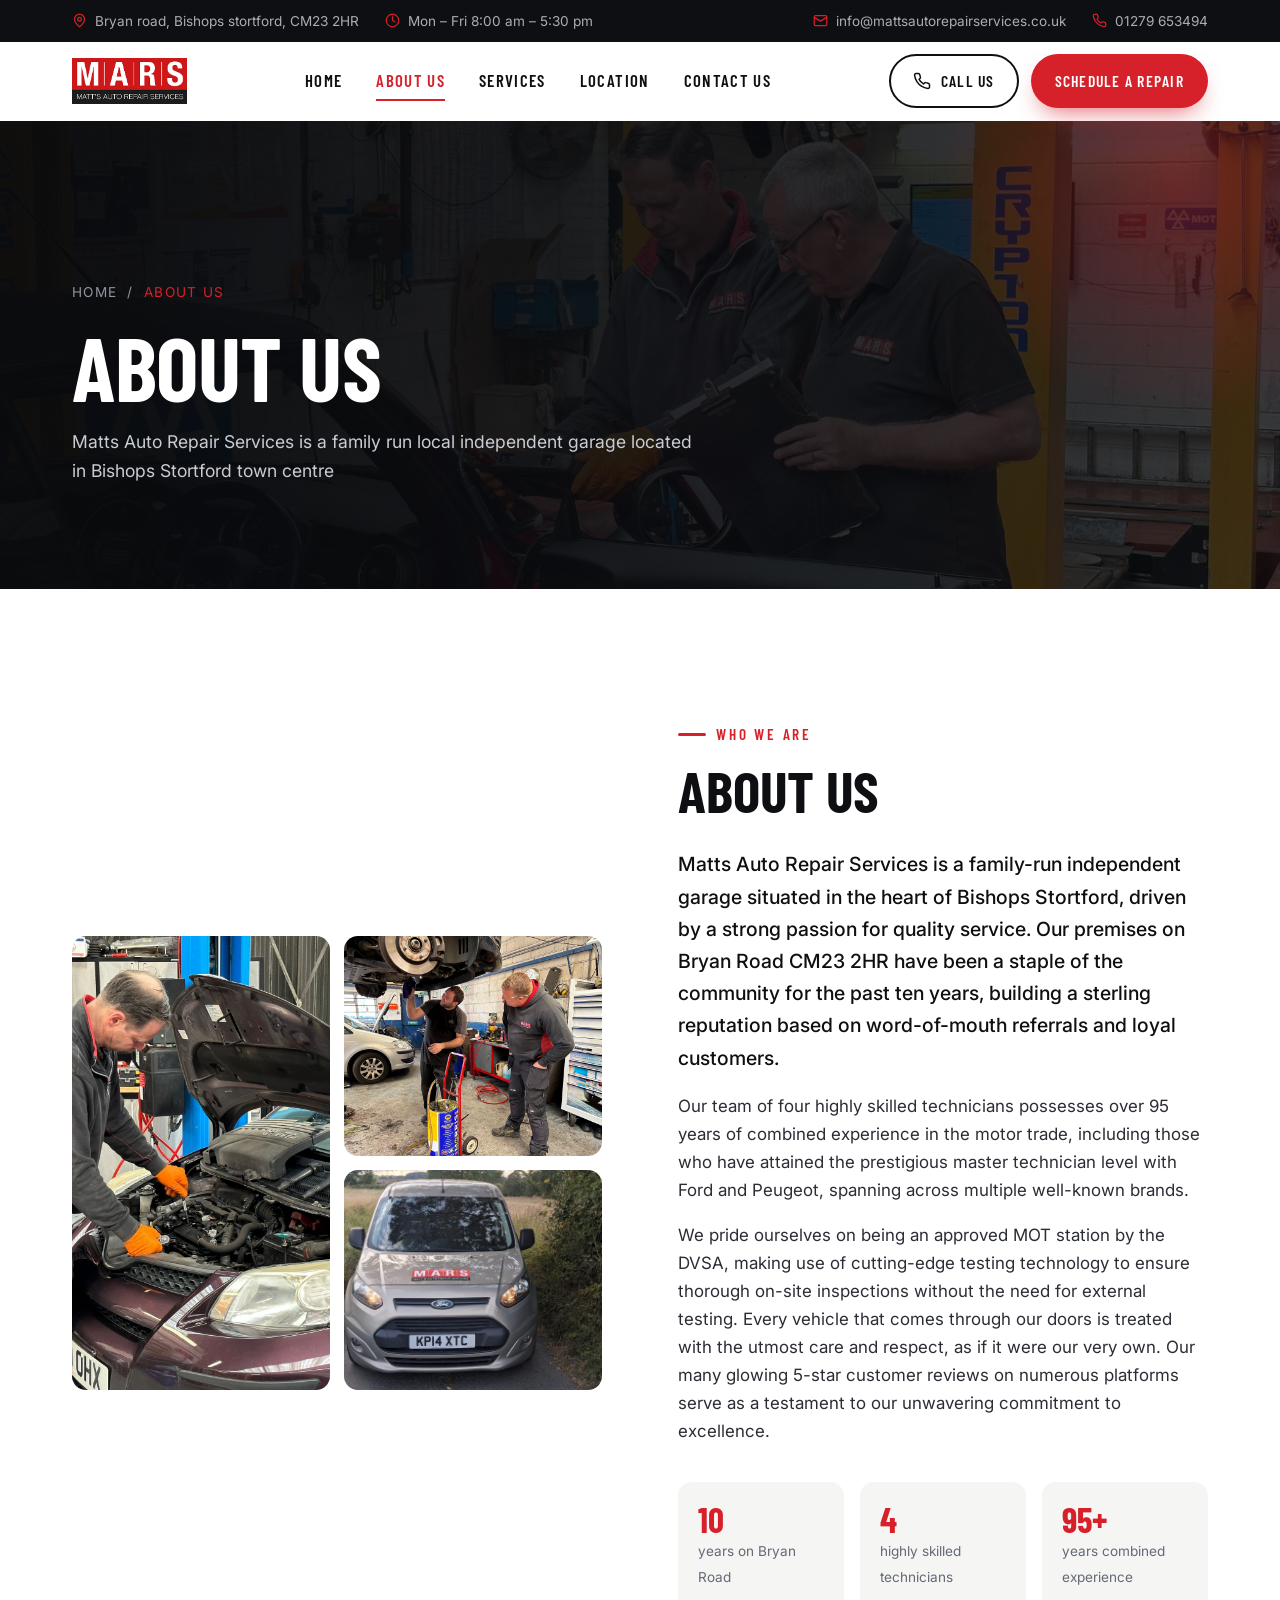
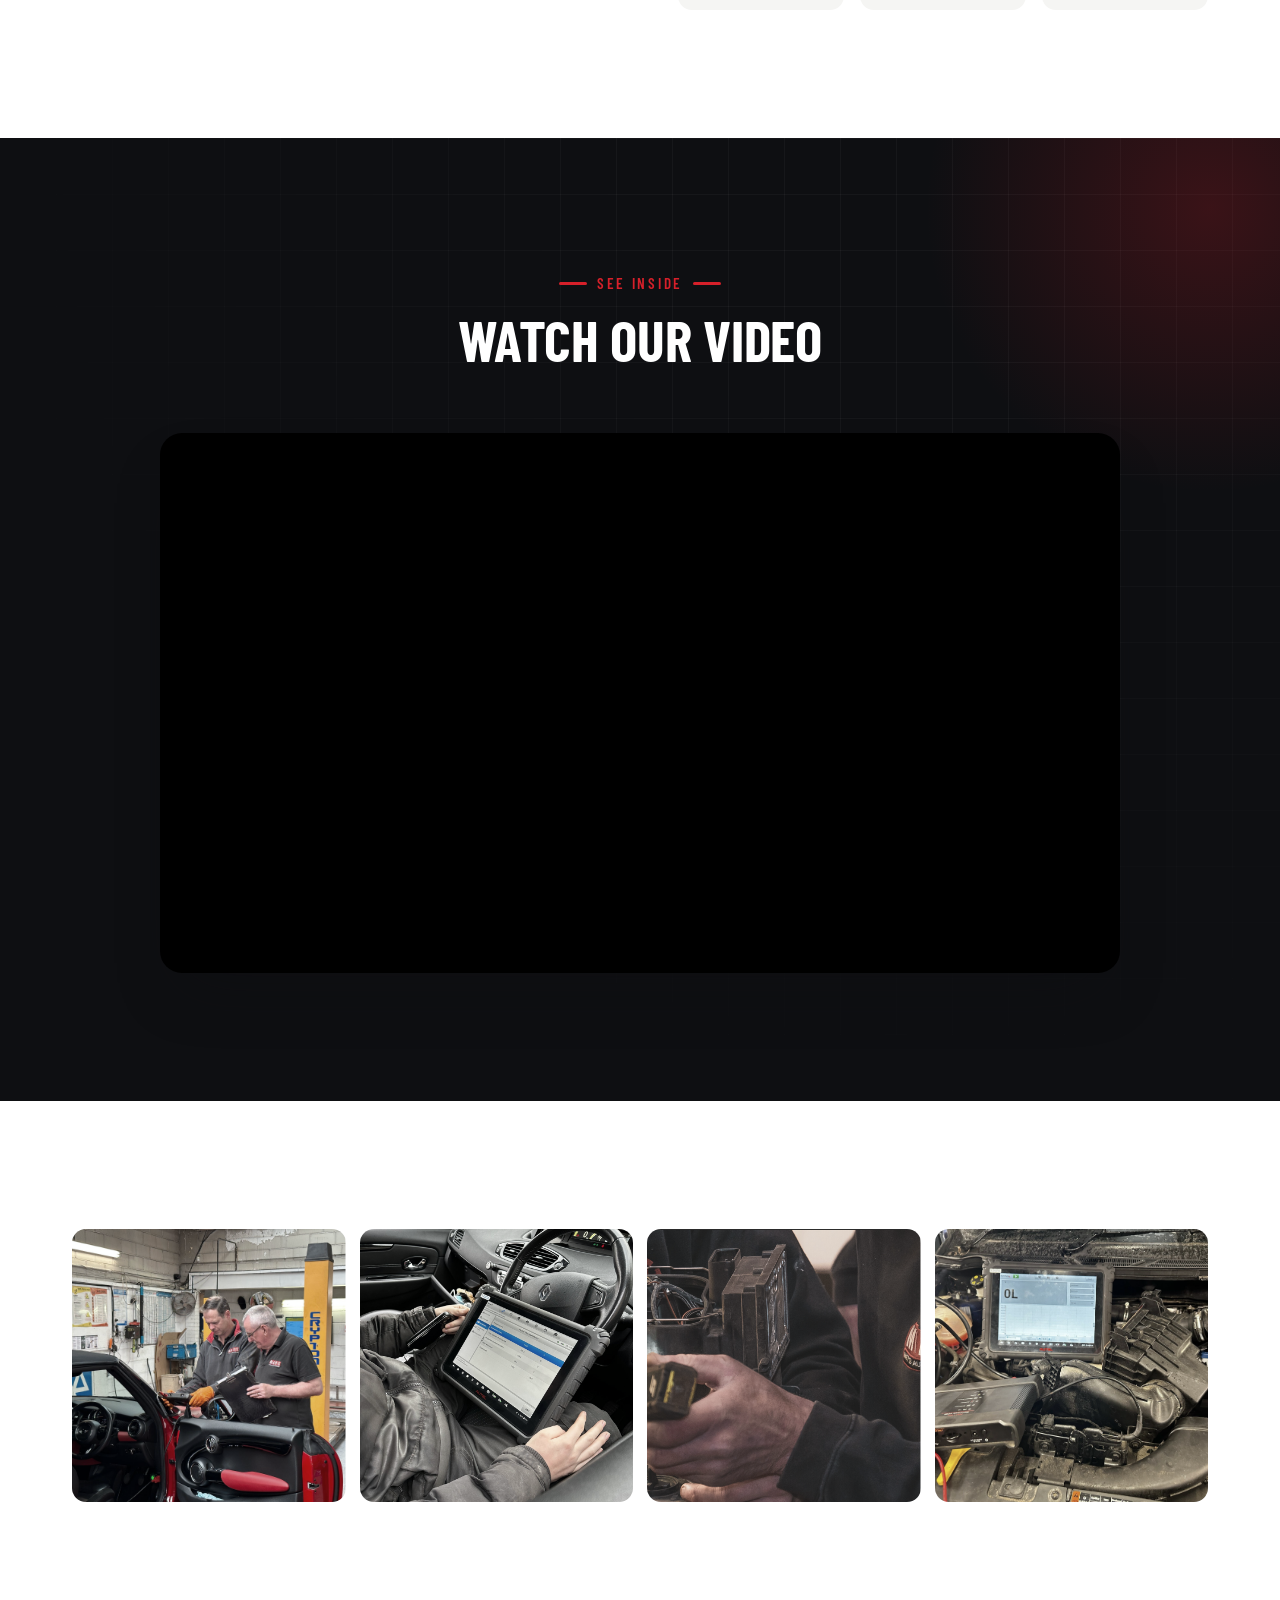
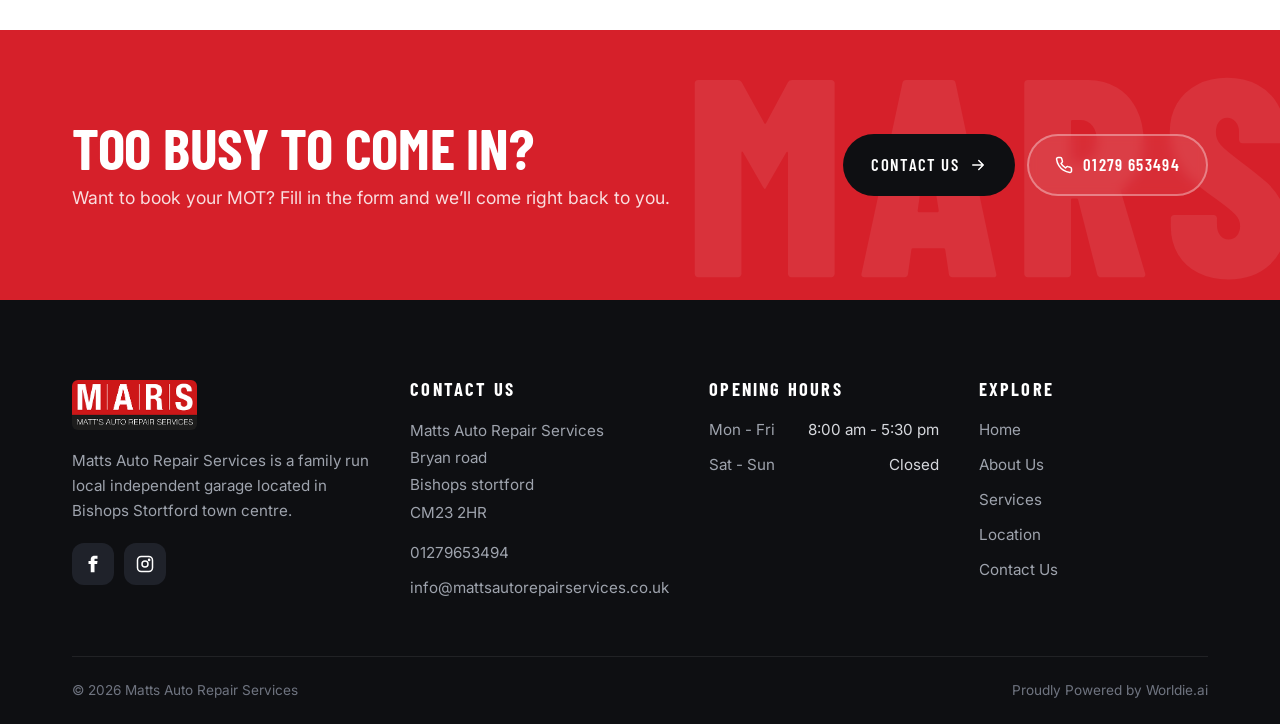
<file: about.html>
<!doctype html>
<html lang="en-GB">
<head>
<meta charset="utf-8">
<meta name="viewport" content="width=device-width, initial-scale=1">
<title>About Us | MATTS AUTO REPAIR SERVICES | Bishops Stortford</title>
<meta name="description" content="A family-run independent garage on Bryan Road, Bishops Stortford, with four highly skilled technicians and over 95 years of combined experience.">
<meta name="theme-color" content="#0e0f12">
<link rel="icon" href="images/logo.png">
<link rel="preconnect" href="https://fonts.googleapis.com">
<link rel="preconnect" href="https://fonts.gstatic.com" crossorigin>
<link href="https://fonts.googleapis.com/css2?family=Barlow+Condensed:wght@500;600;700;800&family=Inter:wght@400;500;600&display=swap" rel="stylesheet">
<link rel="stylesheet" href="css/styles.css">
</head>
<body>
<div class="topbar">
  <div class="container">
    <div class="topbar__group">
      <span class="topbar__item"><svg viewBox="0 0 24 24" fill="none" stroke="currentColor" stroke-width="2" stroke-linecap="round" stroke-linejoin="round" aria-hidden="true"><path d="M20 10c0 6-8 12-8 12S4 16 4 10a8 8 0 0 1 16 0z"/><circle cx="12" cy="10" r="3"/></svg> Bryan road, Bishops stortford, CM23 2HR</span>
      <span class="topbar__item topbar__group--hide-md"><svg viewBox="0 0 24 24" fill="none" stroke="currentColor" stroke-width="2" stroke-linecap="round" stroke-linejoin="round" aria-hidden="true"><circle cx="12" cy="12" r="10"/><path d="M12 6v6l4 2"/></svg> Mon – Fri 8:00 am – 5:30 pm</span>
    </div>
    <div class="topbar__group">
      <a class="topbar__item topbar__group--hide-md" href="mailto:info@mattsautorepairservices.co.uk"><svg viewBox="0 0 24 24" fill="none" stroke="currentColor" stroke-width="2" stroke-linecap="round" stroke-linejoin="round" aria-hidden="true"><rect x="2" y="4" width="20" height="16" rx="2"/><path d="m22 7-10 6L2 7"/></svg> info@mattsautorepairservices.co.uk</a>
      <a class="topbar__item" href="tel:01279653494"><svg viewBox="0 0 24 24" fill="none" stroke="currentColor" stroke-width="2" stroke-linecap="round" stroke-linejoin="round" aria-hidden="true"><path d="M22 16.9v3a2 2 0 0 1-2.2 2 19.8 19.8 0 0 1-8.6-3.1 19.5 19.5 0 0 1-6-6A19.8 19.8 0 0 1 2.1 4.2 2 2 0 0 1 4.1 2h3a2 2 0 0 1 2 1.7c.1 1 .4 1.9.7 2.8a2 2 0 0 1-.5 2.1L8 9.9a16 16 0 0 0 6 6l1.3-1.3a2 2 0 0 1 2.1-.4c.9.3 1.8.6 2.8.7a2 2 0 0 1 1.7 2z"/></svg> 01279 653494</a>
    </div>
  </div>
</div>

<header class="header">
  <div class="container">
    <a class="logo" href="index.html" aria-label="Matt's Auto Repair Services — home">
      <img src="images/logo.png" alt="MARS — Matt's Auto Repair Services" width="365" height="146">
    </a>
    <nav class="nav" aria-label="Main">
        <a class="nav__link" href="index.html">Home</a>
        <a class="nav__link is-active" href="about.html" aria-current="page">About Us</a>
        <a class="nav__link" href="services.html">Services</a>
        <a class="nav__link" href="location.html">Location</a>
        <a class="nav__link" href="contact.html">Contact Us</a>
    </nav>
    <div class="header__cta">
      <a class="btn btn--outline" href="tel:01279653494"><svg viewBox="0 0 24 24" fill="none" stroke="currentColor" stroke-width="2" stroke-linecap="round" stroke-linejoin="round" aria-hidden="true"><path d="M22 16.9v3a2 2 0 0 1-2.2 2 19.8 19.8 0 0 1-8.6-3.1 19.5 19.5 0 0 1-6-6A19.8 19.8 0 0 1 2.1 4.2 2 2 0 0 1 4.1 2h3a2 2 0 0 1 2 1.7c.1 1 .4 1.9.7 2.8a2 2 0 0 1-.5 2.1L8 9.9a16 16 0 0 0 6 6l1.3-1.3a2 2 0 0 1 2.1-.4c.9.3 1.8.6 2.8.7a2 2 0 0 1 1.7 2z"/></svg> Call Us</a>
      <a class="btn btn--primary" href="index.html#booking" data-magnetic>Schedule a Repair</a>
      <button class="menu-toggle" aria-label="Open menu" aria-expanded="false"><span></span></button>
    </div>
  </div>
</header>

<main>
<section class="page-hero">
  <div class="page-hero__bg"><img src="images/about-3.jpg" alt=""></div>
  <div class="container">
    <div class="breadcrumb intro"><a href="index.html">Home</a><span>/</span><span>About Us</span></div>
    <h1><span class="line"><span>About Us</span></span></h1>
    <p class="intro" style="--i:2">Matts Auto Repair Services is a family run local independent garage located in Bishops Stortford town centre</p>
  </div>
</section>

<section class="section">
  <div class="container split">
    <div class="split__media collage reveal" data-stagger>
      <img src="images/about-1.jpg" alt="MARS technician working under the bonnet" loading="lazy">
      <img src="images/about-2.jpg" alt="Technicians inspecting a car on the lift" loading="lazy">
      <img src="images/about-4.jpg" alt="The MARS van" loading="lazy">
    </div>
    <div class="about-copy reveal">
      <span class="eyebrow">Who we are</span>
      <h2>About Us</h2>
      <p>Matts Auto Repair Services is a family-run independent garage situated in the heart of Bishops Stortford, driven by a strong passion for quality service. Our premises on Bryan Road CM23 2HR have been a staple of the community for the past ten years, building a sterling reputation based on word-of-mouth referrals and loyal customers.</p>
      <p>Our team of four highly skilled technicians possesses over 95 years of combined experience in the motor trade, including those who have attained the prestigious master technician level with Ford and Peugeot, spanning across multiple well-known brands.</p>
      <p>We pride ourselves on being an approved MOT station by the DVSA, making use of cutting-edge testing technology to ensure thorough on-site inspections without the need for external testing. Every vehicle that comes through our doors is treated with the utmost care and respect, as if it were our very own. Our many glowing 5-star customer reviews on numerous platforms serve as a testament to our unwavering commitment to excellence.</p>
      <div class="highlights" data-stagger>
        <div class="highlight reveal"><strong>10</strong><span>years on Bryan Road</span></div>
        <div class="highlight reveal"><strong>4</strong><span>highly skilled technicians</span></div>
        <div class="highlight reveal"><strong>95+</strong><span>years combined experience</span></div>
      </div>
    </div>
  </div>
</section>

<section class="section section--dark">
  <div class="container">
    <div class="section-head section-head--center reveal">
      <span class="eyebrow">See inside</span>
      <h2>Watch Our Video</h2>
    </div>
    <div class="video reveal" style="max-width:960px;margin:0 auto">
      <iframe src="https://www.youtube-nocookie.com/embed/OdxWiWrJFag" title="Matts Auto Repair Services video" loading="lazy" allow="accelerometer; autoplay; clipboard-write; encrypted-media; gyroscope; picture-in-picture" allowfullscreen></iframe>
    </div>
  </div>
</section>

<section class="section">
  <div class="container">
    <div class="gallery" data-stagger>
      <div class="gallery__item reveal-img"><img src="images/about-3.jpg" alt="Technicians at work in the workshop" loading="lazy"></div>
      <div class="gallery__item reveal-img"><img src="images/home-2.jpg" alt="Running vehicle diagnostics" loading="lazy"></div>
      <div class="gallery__item reveal-img"><img src="images/home-3.png" alt="Inspecting a vehicle part" loading="lazy"></div>
      <div class="gallery__item reveal-img"><img src="images/home-4.jpg" alt="Diagnostic equipment on an engine" loading="lazy"></div>
    </div>
  </div>
</section>

<section class="cta-band">
  <div class="container">
    <div class="reveal">
      <h2>Too busy to come in?</h2>
      <p>Want to book your MOT? Fill in the form and we’ll come right back to you.</p>
    </div>
    <div class="cta-band__actions reveal">
      <a class="btn btn--dark" href="contact.html" data-magnetic>Contact Us <svg viewBox="0 0 24 24" fill="none" stroke="currentColor" stroke-width="2" stroke-linecap="round" stroke-linejoin="round" aria-hidden="true"><path d="M5 12h14M13 6l6 6-6 6"/></svg></a>
      <a class="btn btn--ghost" href="tel:01279653494" data-magnetic><svg viewBox="0 0 24 24" fill="none" stroke="currentColor" stroke-width="2" stroke-linecap="round" stroke-linejoin="round" aria-hidden="true"><path d="M22 16.9v3a2 2 0 0 1-2.2 2 19.8 19.8 0 0 1-8.6-3.1 19.5 19.5 0 0 1-6-6A19.8 19.8 0 0 1 2.1 4.2 2 2 0 0 1 4.1 2h3a2 2 0 0 1 2 1.7c.1 1 .4 1.9.7 2.8a2 2 0 0 1-.5 2.1L8 9.9a16 16 0 0 0 6 6l1.3-1.3a2 2 0 0 1 2.1-.4c.9.3 1.8.6 2.8.7a2 2 0 0 1 1.7 2z"/></svg> 01279 653494</a>
    </div>
  </div>
</section>
</main>

<footer class="footer">
  <div class="container">
    <div class="footer__grid">
      <div>
        <a class="footer__logo" href="index.html"><img src="images/logo.png" alt="MARS — Matt's Auto Repair Services" width="365" height="146"></a>
        <p>Matts Auto Repair Services is a family run local independent garage located in Bishops Stortford town centre.</p>
        <div class="socials">
          <a href="https://facebook.com//MattsAutoRepairServices" target="_blank" rel="noopener" aria-label="Facebook"><svg viewBox="0 0 24 24" fill="none" stroke="currentColor" stroke-width="2" stroke-linecap="round" stroke-linejoin="round" aria-hidden="true"><path fill="currentColor" stroke="none" d="M14 8V6c0-.9.6-1 1-1h3V1h-4c-4 0-5 3-5 5v2H6v4h3v11h5V12h3.5l.5-4z"/></svg></a>
          <a href="https://instagram.com/mars_mattsautorepairservices?igshid=YmMyMTA2M2Y=" target="_blank" rel="noopener" aria-label="Instagram"><svg viewBox="0 0 24 24" fill="none" stroke="currentColor" stroke-width="2" stroke-linecap="round" stroke-linejoin="round" aria-hidden="true"><rect x="2" y="2" width="20" height="20" rx="5"/><circle cx="12" cy="12" r="4"/><circle cx="17.5" cy="6.5" r=".8" fill="currentColor"/></svg></a>
        </div>
      </div>
      <div>
        <h4>Contact Us</h4>
        <address>
          Matts Auto Repair Services<br>
          Bryan road<br>
          Bishops stortford<br>
          CM23 2HR
        </address>
        <ul style="margin-top:14px">
          <li><a href="tel:01279653494">01279653494</a></li>
          <li><a href="mailto:info@mattsautorepairservices.co.uk">info@mattsautorepairservices.co.uk</a></li>
        </ul>
      </div>
      <div>
        <h4>Opening Hours</h4>
        <ul class="footer__hours">
          <li><span>Mon - Fri</span><span>8:00 am - 5:30 pm</span></li>
          <li><span>Sat - Sun</span><span>Closed</span></li>
        </ul>
      </div>
      <div>
        <h4>Explore</h4>
        <ul>
          <li><a href="index.html">Home</a></li>
          <li><a href="about.html">About Us</a></li>
          <li><a href="services.html">Services</a></li>
          <li><a href="location.html">Location</a></li>
          <li><a href="contact.html">Contact Us</a></li>
        </ul>
      </div>
    </div>
    <div class="footer__bottom">
      <span>© <span id="year">2026</span> Matts Auto Repair Services</span>
      <span>Proudly Powered by Worldie.ai</span>
    </div>
  </div>
</footer>

<div class="mobile-bar">
  <a class="btn btn--ghost" href="tel:01279653494"><svg viewBox="0 0 24 24" fill="none" stroke="currentColor" stroke-width="2" stroke-linecap="round" stroke-linejoin="round" aria-hidden="true"><path d="M22 16.9v3a2 2 0 0 1-2.2 2 19.8 19.8 0 0 1-8.6-3.1 19.5 19.5 0 0 1-6-6A19.8 19.8 0 0 1 2.1 4.2 2 2 0 0 1 4.1 2h3a2 2 0 0 1 2 1.7c.1 1 .4 1.9.7 2.8a2 2 0 0 1-.5 2.1L8 9.9a16 16 0 0 0 6 6l1.3-1.3a2 2 0 0 1 2.1-.4c.9.3 1.8.6 2.8.7a2 2 0 0 1 1.7 2z"/></svg> Call Us</a>
  <a class="btn btn--primary" href="index.html#booking"><svg viewBox="0 0 24 24" fill="none" stroke="currentColor" stroke-width="2" stroke-linecap="round" stroke-linejoin="round" aria-hidden="true"><rect x="3" y="4" width="18" height="18" rx="2"/><path d="M16 2v4M8 2v4M3 10h18M8 14h.01M12 14h.01M16 14h.01M8 18h.01M12 18h.01"/></svg> Book</a>
</div>

<script src="js/main.js"></script>
</body>
</html>
</file>
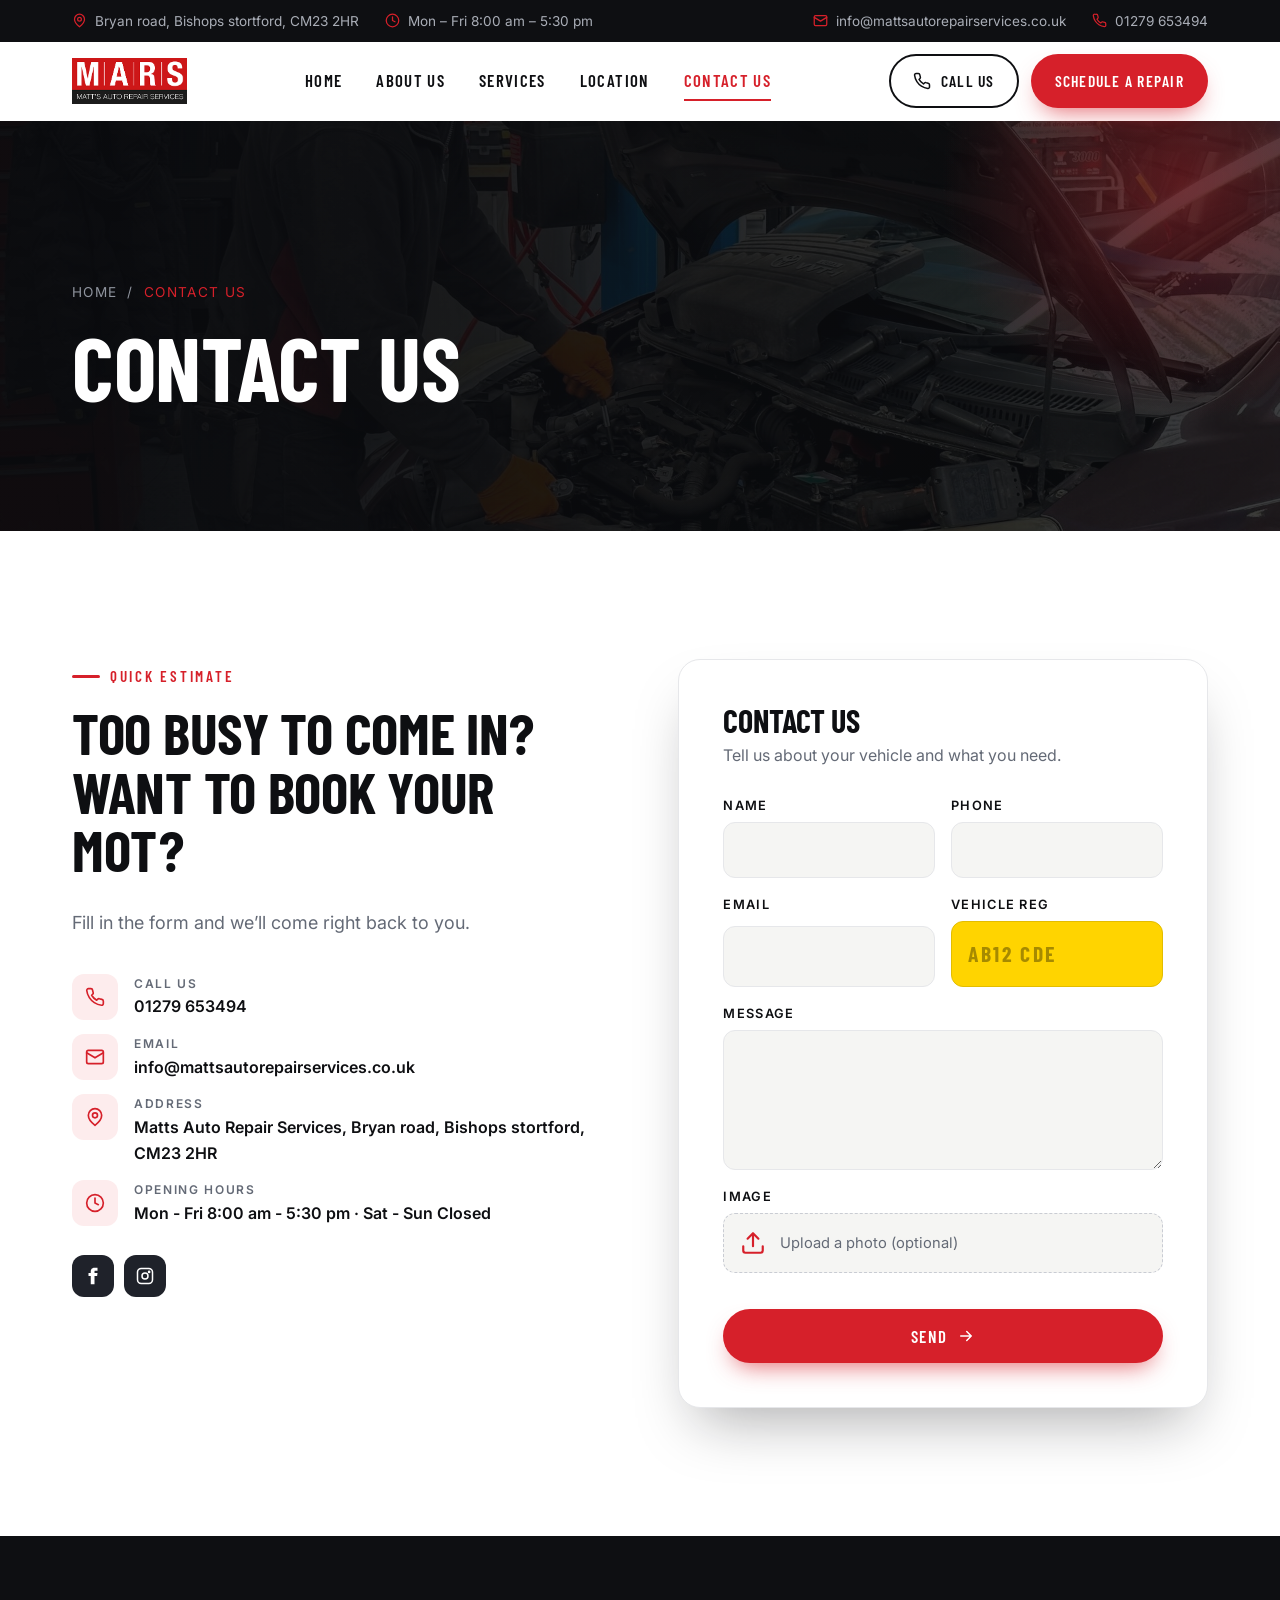
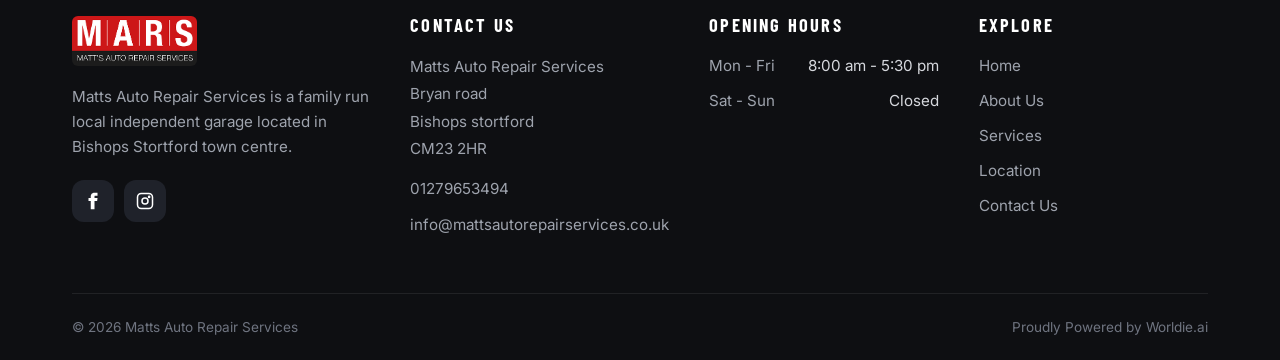
<file: contact.html>
<!doctype html>
<html lang="en-GB">
<head>
<meta charset="utf-8">
<meta name="viewport" content="width=device-width, initial-scale=1">
<title>Contact Us | MATTS AUTO REPAIR SERVICES | Bishops Stortford</title>
<meta name="description" content="Too busy to come in? Want to book your MOT? Fill in the form and Matts Auto Repair Services will come right back to you.">
<meta name="theme-color" content="#0e0f12">
<link rel="icon" href="images/logo.png">
<link rel="preconnect" href="https://fonts.googleapis.com">
<link rel="preconnect" href="https://fonts.gstatic.com" crossorigin>
<link href="https://fonts.googleapis.com/css2?family=Barlow+Condensed:wght@500;600;700;800&family=Inter:wght@400;500;600&display=swap" rel="stylesheet">
<link rel="stylesheet" href="css/styles.css">
</head>
<body>
<div class="topbar">
  <div class="container">
    <div class="topbar__group">
      <span class="topbar__item"><svg viewBox="0 0 24 24" fill="none" stroke="currentColor" stroke-width="2" stroke-linecap="round" stroke-linejoin="round" aria-hidden="true"><path d="M20 10c0 6-8 12-8 12S4 16 4 10a8 8 0 0 1 16 0z"/><circle cx="12" cy="10" r="3"/></svg> Bryan road, Bishops stortford, CM23 2HR</span>
      <span class="topbar__item topbar__group--hide-md"><svg viewBox="0 0 24 24" fill="none" stroke="currentColor" stroke-width="2" stroke-linecap="round" stroke-linejoin="round" aria-hidden="true"><circle cx="12" cy="12" r="10"/><path d="M12 6v6l4 2"/></svg> Mon – Fri 8:00 am – 5:30 pm</span>
    </div>
    <div class="topbar__group">
      <a class="topbar__item topbar__group--hide-md" href="mailto:info@mattsautorepairservices.co.uk"><svg viewBox="0 0 24 24" fill="none" stroke="currentColor" stroke-width="2" stroke-linecap="round" stroke-linejoin="round" aria-hidden="true"><rect x="2" y="4" width="20" height="16" rx="2"/><path d="m22 7-10 6L2 7"/></svg> info@mattsautorepairservices.co.uk</a>
      <a class="topbar__item" href="tel:01279653494"><svg viewBox="0 0 24 24" fill="none" stroke="currentColor" stroke-width="2" stroke-linecap="round" stroke-linejoin="round" aria-hidden="true"><path d="M22 16.9v3a2 2 0 0 1-2.2 2 19.8 19.8 0 0 1-8.6-3.1 19.5 19.5 0 0 1-6-6A19.8 19.8 0 0 1 2.1 4.2 2 2 0 0 1 4.1 2h3a2 2 0 0 1 2 1.7c.1 1 .4 1.9.7 2.8a2 2 0 0 1-.5 2.1L8 9.9a16 16 0 0 0 6 6l1.3-1.3a2 2 0 0 1 2.1-.4c.9.3 1.8.6 2.8.7a2 2 0 0 1 1.7 2z"/></svg> 01279 653494</a>
    </div>
  </div>
</div>

<header class="header">
  <div class="container">
    <a class="logo" href="index.html" aria-label="Matt's Auto Repair Services — home">
      <img src="images/logo.png" alt="MARS — Matt's Auto Repair Services" width="365" height="146">
    </a>
    <nav class="nav" aria-label="Main">
        <a class="nav__link" href="index.html">Home</a>
        <a class="nav__link" href="about.html">About Us</a>
        <a class="nav__link" href="services.html">Services</a>
        <a class="nav__link" href="location.html">Location</a>
        <a class="nav__link is-active" href="contact.html" aria-current="page">Contact Us</a>
    </nav>
    <div class="header__cta">
      <a class="btn btn--outline" href="tel:01279653494"><svg viewBox="0 0 24 24" fill="none" stroke="currentColor" stroke-width="2" stroke-linecap="round" stroke-linejoin="round" aria-hidden="true"><path d="M22 16.9v3a2 2 0 0 1-2.2 2 19.8 19.8 0 0 1-8.6-3.1 19.5 19.5 0 0 1-6-6A19.8 19.8 0 0 1 2.1 4.2 2 2 0 0 1 4.1 2h3a2 2 0 0 1 2 1.7c.1 1 .4 1.9.7 2.8a2 2 0 0 1-.5 2.1L8 9.9a16 16 0 0 0 6 6l1.3-1.3a2 2 0 0 1 2.1-.4c.9.3 1.8.6 2.8.7a2 2 0 0 1 1.7 2z"/></svg> Call Us</a>
      <a class="btn btn--primary" href="index.html#booking" data-magnetic>Schedule a Repair</a>
      <button class="menu-toggle" aria-label="Open menu" aria-expanded="false"><span></span></button>
    </div>
  </div>
</header>

<main>
<section class="page-hero">
  <div class="page-hero__bg"><img src="images/about-1.jpg" alt=""></div>
  <div class="container">
    <div class="breadcrumb intro"><a href="index.html">Home</a><span>/</span><span>Contact Us</span></div>
    <h1><span class="line"><span>Contact Us</span></span></h1>
  </div>
</section>

<section class="section">
  <div class="container split" style="align-items:start">
    <div class="reveal">
      <span class="eyebrow">Quick estimate</span>
      <h2>Too busy to come in? Want to book your MOT?</h2>
      <p class="lead">Fill in the form and we’ll come right back to you.</p>
      <div style="margin-top:36px">
      <ul class="contact-list">
      <li><span class="contact-list__icon"><svg viewBox="0 0 24 24" fill="none" stroke="currentColor" stroke-width="2" stroke-linecap="round" stroke-linejoin="round" aria-hidden="true"><path d="M22 16.9v3a2 2 0 0 1-2.2 2 19.8 19.8 0 0 1-8.6-3.1 19.5 19.5 0 0 1-6-6A19.8 19.8 0 0 1 2.1 4.2 2 2 0 0 1 4.1 2h3a2 2 0 0 1 2 1.7c.1 1 .4 1.9.7 2.8a2 2 0 0 1-.5 2.1L8 9.9a16 16 0 0 0 6 6l1.3-1.3a2 2 0 0 1 2.1-.4c.9.3 1.8.6 2.8.7a2 2 0 0 1 1.7 2z"/></svg></span><a href="tel:01279653494"><small>Call us</small><strong>01279 653494</strong></a></li>
      <li><span class="contact-list__icon"><svg viewBox="0 0 24 24" fill="none" stroke="currentColor" stroke-width="2" stroke-linecap="round" stroke-linejoin="round" aria-hidden="true"><rect x="2" y="4" width="20" height="16" rx="2"/><path d="m22 7-10 6L2 7"/></svg></span><a href="mailto:info@mattsautorepairservices.co.uk"><small>Email</small><strong>info@mattsautorepairservices.co.uk</strong></a></li>
      <li><span class="contact-list__icon"><svg viewBox="0 0 24 24" fill="none" stroke="currentColor" stroke-width="2" stroke-linecap="round" stroke-linejoin="round" aria-hidden="true"><path d="M20 10c0 6-8 12-8 12S4 16 4 10a8 8 0 0 1 16 0z"/><circle cx="12" cy="10" r="3"/></svg></span><a href="location.html"><small>Address</small><strong>Matts Auto Repair Services, Bryan road, Bishops stortford, CM23 2HR</strong></a></li>
      <li><span class="contact-list__icon"><svg viewBox="0 0 24 24" fill="none" stroke="currentColor" stroke-width="2" stroke-linecap="round" stroke-linejoin="round" aria-hidden="true"><circle cx="12" cy="12" r="10"/><path d="M12 6v6l4 2"/></svg></span><div><small>Opening hours</small><strong>Mon - Fri 8:00 am - 5:30 pm · Sat - Sun Closed</strong></div></li>
    </ul>
      </div>
      <div class="socials" style="margin-top:28px">
        <a href="https://facebook.com//MattsAutoRepairServices" target="_blank" rel="noopener" aria-label="Facebook"><svg viewBox="0 0 24 24" fill="none" stroke="currentColor" stroke-width="2" stroke-linecap="round" stroke-linejoin="round" aria-hidden="true"><path fill="currentColor" stroke="none" d="M14 8V6c0-.9.6-1 1-1h3V1h-4c-4 0-5 3-5 5v2H6v4h3v11h5V12h3.5l.5-4z"/></svg></a>
        <a href="https://instagram.com/mars_mattsautorepairservices?igshid=YmMyMTA2M2Y=" target="_blank" rel="noopener" aria-label="Instagram"><svg viewBox="0 0 24 24" fill="none" stroke="currentColor" stroke-width="2" stroke-linecap="round" stroke-linejoin="round" aria-hidden="true"><rect x="2" y="2" width="20" height="20" rx="5"/><circle cx="12" cy="12" r="4"/><circle cx="17.5" cy="6.5" r=".8" fill="currentColor"/></svg></a>
      </div>
    </div>
    <div class="form-card reveal">
      <h3>Contact Us</h3>
      <p>Tell us about your vehicle and what you need.</p>
      <form class="form-grid" data-mailto="info@mattsautorepairservices.co.uk" data-subject="Quick estimate request" novalidate>
        <div class="field"><label for="c-name">Name</label><input id="c-name" name="c-name" type="text" data-label="Name" required></div>
        <div class="field"><label for="c-phone">Phone</label><input id="c-phone" name="c-phone" type="tel" data-label="Phone"></div>
        <div class="field"><label for="c-email">Email</label><input id="c-email" name="c-email" type="email" data-label="Email" required></div>
        <div class="field field--reg"><label for="c-reg">Vehicle Reg</label><input id="c-reg" name="c-reg" type="text" data-label="Vehicle Reg" placeholder="AB12 CDE"></div>
        <div class="field field--full"><label for="c-message">Message</label><textarea id="c-message" name="c-message" data-label="Message" required></textarea></div>
        <div class="field field--full"><label for="c-image">Image</label>
          <label class="upload"><svg viewBox="0 0 24 24" fill="none" stroke="currentColor" stroke-width="2" stroke-linecap="round" stroke-linejoin="round" aria-hidden="true"><path d="M21 15v4a2 2 0 0 1-2 2H5a2 2 0 0 1-2-2v-4M17 8l-5-5-5 5M12 3v12"/></svg><span>Upload a photo (optional)</span><input id="c-image" name="image" type="file" accept="image/*"></label>
        </div>
        <div class="field--full">
          <button class="btn btn--primary" type="submit">Send <svg viewBox="0 0 24 24" fill="none" stroke="currentColor" stroke-width="2" stroke-linecap="round" stroke-linejoin="round" aria-hidden="true"><path d="M5 12h14M13 6l6 6-6 6"/></svg></button>
          <div class="form-status" role="status" aria-live="polite"></div>
        </div>
      </form>
    </div>
  </div>
</section>

</main>

<footer class="footer">
  <div class="container">
    <div class="footer__grid">
      <div>
        <a class="footer__logo" href="index.html"><img src="images/logo.png" alt="MARS — Matt's Auto Repair Services" width="365" height="146"></a>
        <p>Matts Auto Repair Services is a family run local independent garage located in Bishops Stortford town centre.</p>
        <div class="socials">
          <a href="https://facebook.com//MattsAutoRepairServices" target="_blank" rel="noopener" aria-label="Facebook"><svg viewBox="0 0 24 24" fill="none" stroke="currentColor" stroke-width="2" stroke-linecap="round" stroke-linejoin="round" aria-hidden="true"><path fill="currentColor" stroke="none" d="M14 8V6c0-.9.6-1 1-1h3V1h-4c-4 0-5 3-5 5v2H6v4h3v11h5V12h3.5l.5-4z"/></svg></a>
          <a href="https://instagram.com/mars_mattsautorepairservices?igshid=YmMyMTA2M2Y=" target="_blank" rel="noopener" aria-label="Instagram"><svg viewBox="0 0 24 24" fill="none" stroke="currentColor" stroke-width="2" stroke-linecap="round" stroke-linejoin="round" aria-hidden="true"><rect x="2" y="2" width="20" height="20" rx="5"/><circle cx="12" cy="12" r="4"/><circle cx="17.5" cy="6.5" r=".8" fill="currentColor"/></svg></a>
        </div>
      </div>
      <div>
        <h4>Contact Us</h4>
        <address>
          Matts Auto Repair Services<br>
          Bryan road<br>
          Bishops stortford<br>
          CM23 2HR
        </address>
        <ul style="margin-top:14px">
          <li><a href="tel:01279653494">01279653494</a></li>
          <li><a href="mailto:info@mattsautorepairservices.co.uk">info@mattsautorepairservices.co.uk</a></li>
        </ul>
      </div>
      <div>
        <h4>Opening Hours</h4>
        <ul class="footer__hours">
          <li><span>Mon - Fri</span><span>8:00 am - 5:30 pm</span></li>
          <li><span>Sat - Sun</span><span>Closed</span></li>
        </ul>
      </div>
      <div>
        <h4>Explore</h4>
        <ul>
          <li><a href="index.html">Home</a></li>
          <li><a href="about.html">About Us</a></li>
          <li><a href="services.html">Services</a></li>
          <li><a href="location.html">Location</a></li>
          <li><a href="contact.html">Contact Us</a></li>
        </ul>
      </div>
    </div>
    <div class="footer__bottom">
      <span>© <span id="year">2026</span> Matts Auto Repair Services</span>
      <span>Proudly Powered by Worldie.ai</span>
    </div>
  </div>
</footer>

<div class="mobile-bar">
  <a class="btn btn--ghost" href="tel:01279653494"><svg viewBox="0 0 24 24" fill="none" stroke="currentColor" stroke-width="2" stroke-linecap="round" stroke-linejoin="round" aria-hidden="true"><path d="M22 16.9v3a2 2 0 0 1-2.2 2 19.8 19.8 0 0 1-8.6-3.1 19.5 19.5 0 0 1-6-6A19.8 19.8 0 0 1 2.1 4.2 2 2 0 0 1 4.1 2h3a2 2 0 0 1 2 1.7c.1 1 .4 1.9.7 2.8a2 2 0 0 1-.5 2.1L8 9.9a16 16 0 0 0 6 6l1.3-1.3a2 2 0 0 1 2.1-.4c.9.3 1.8.6 2.8.7a2 2 0 0 1 1.7 2z"/></svg> Call Us</a>
  <a class="btn btn--primary" href="index.html#booking"><svg viewBox="0 0 24 24" fill="none" stroke="currentColor" stroke-width="2" stroke-linecap="round" stroke-linejoin="round" aria-hidden="true"><rect x="3" y="4" width="18" height="18" rx="2"/><path d="M16 2v4M8 2v4M3 10h18M8 14h.01M12 14h.01M16 14h.01M8 18h.01M12 18h.01"/></svg> Book</a>
</div>

<script src="js/main.js"></script>
</body>
</html>
</file>
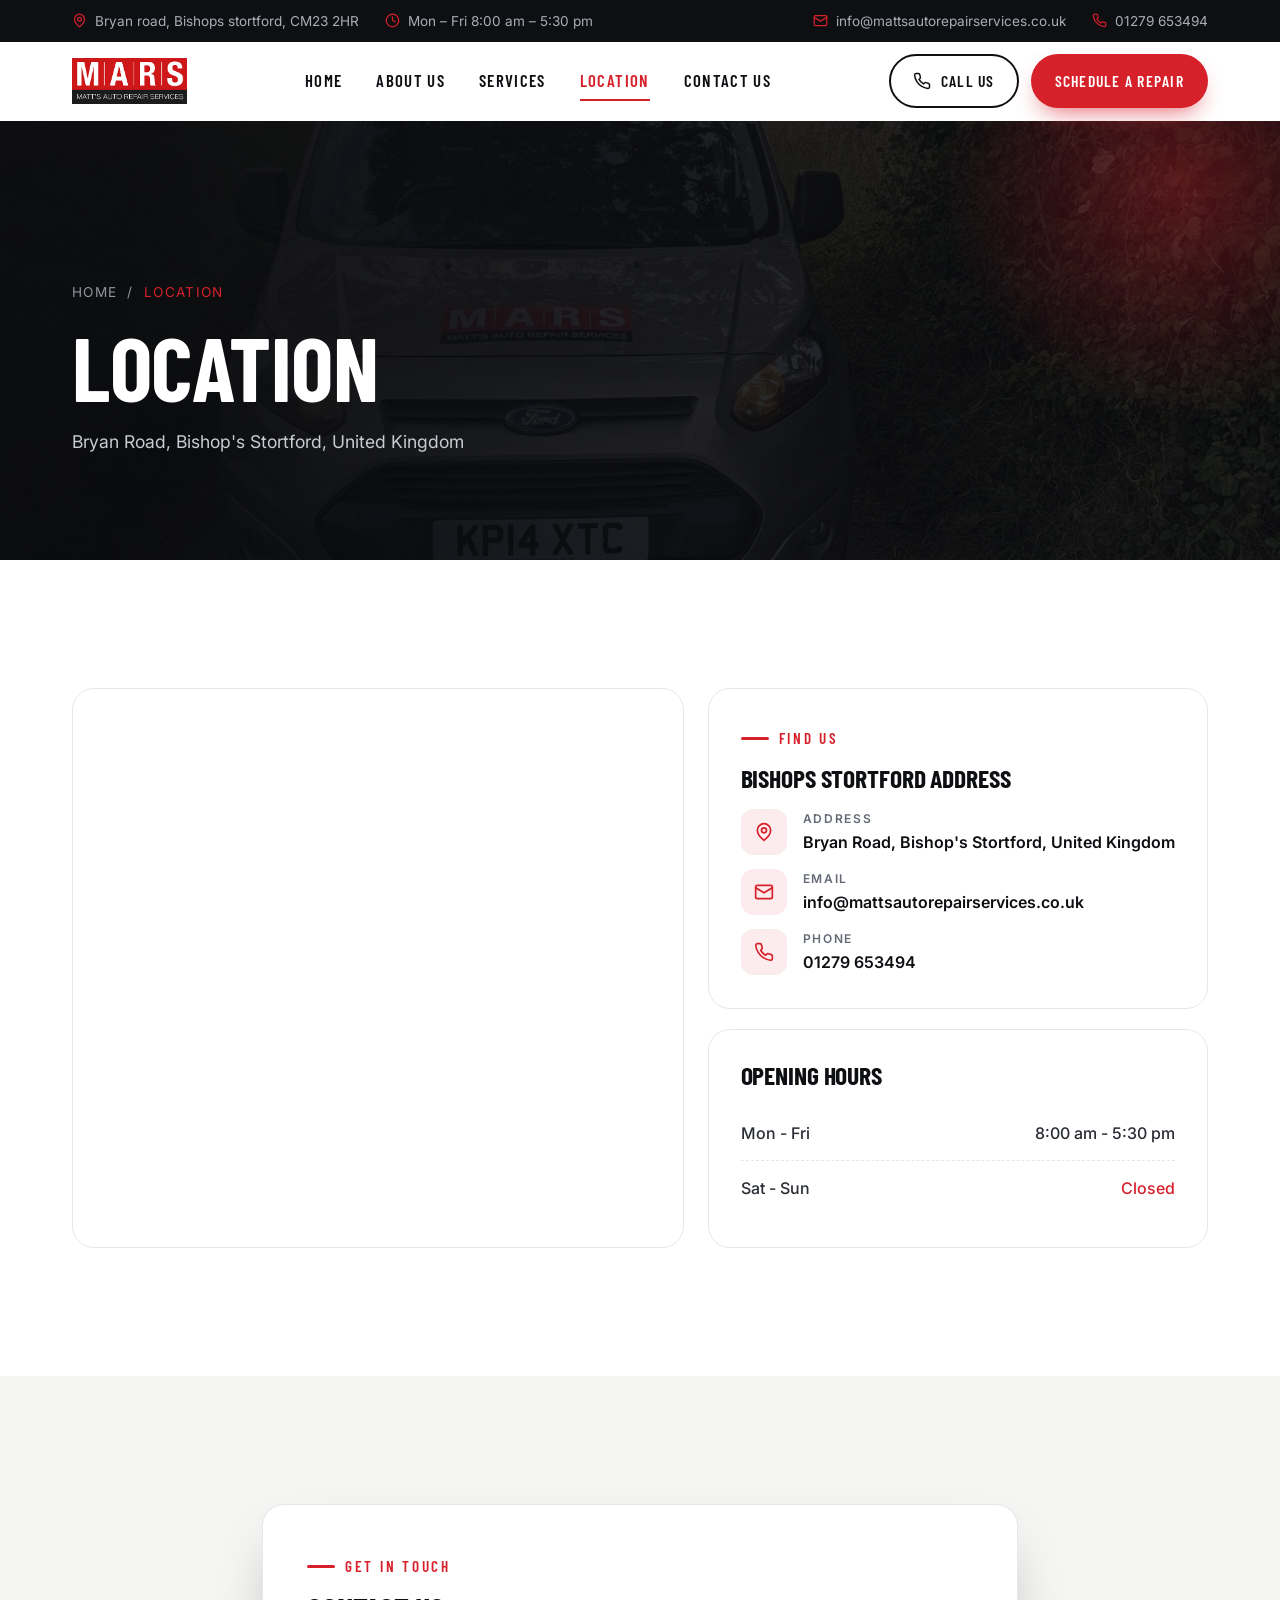
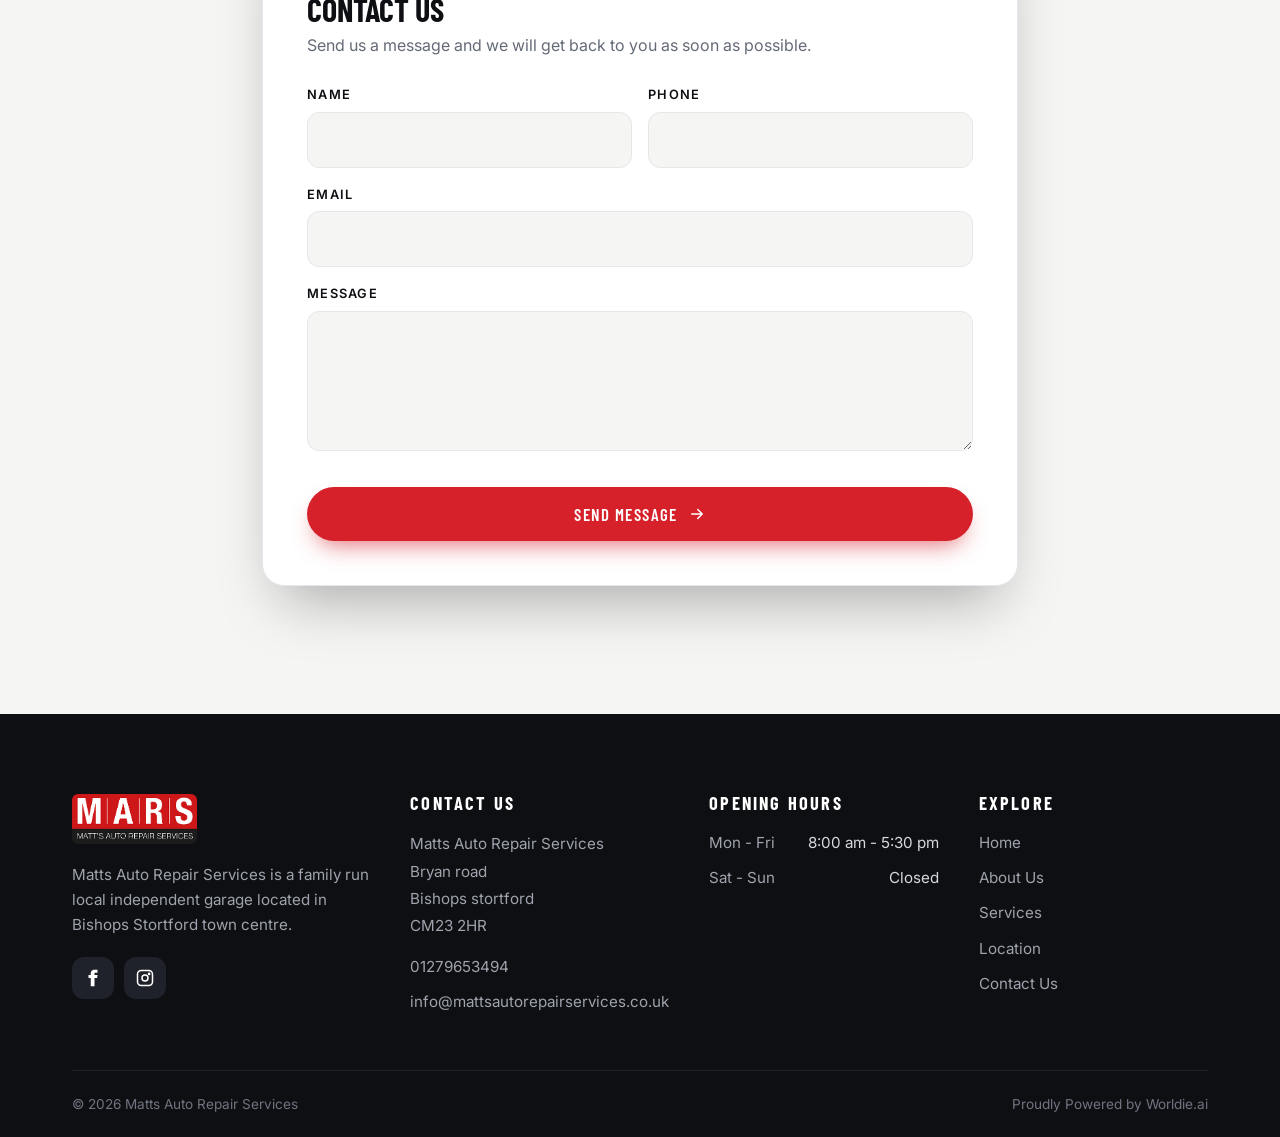
<file: location.html>
<!doctype html>
<html lang="en-GB">
<head>
<meta charset="utf-8">
<meta name="viewport" content="width=device-width, initial-scale=1">
<title>Location | MATTS AUTO REPAIR SERVICES | Bishops Stortford</title>
<meta name="description" content="Find Matts Auto Repair Services on Bryan Road, Bishop's Stortford CM23 2HR. Open Mon - Fri 8:00 am - 5:30 pm.">
<meta name="theme-color" content="#0e0f12">
<link rel="icon" href="images/logo.png">
<link rel="preconnect" href="https://fonts.googleapis.com">
<link rel="preconnect" href="https://fonts.gstatic.com" crossorigin>
<link href="https://fonts.googleapis.com/css2?family=Barlow+Condensed:wght@500;600;700;800&family=Inter:wght@400;500;600&display=swap" rel="stylesheet">
<link rel="stylesheet" href="css/styles.css">
</head>
<body>
<div class="topbar">
  <div class="container">
    <div class="topbar__group">
      <span class="topbar__item"><svg viewBox="0 0 24 24" fill="none" stroke="currentColor" stroke-width="2" stroke-linecap="round" stroke-linejoin="round" aria-hidden="true"><path d="M20 10c0 6-8 12-8 12S4 16 4 10a8 8 0 0 1 16 0z"/><circle cx="12" cy="10" r="3"/></svg> Bryan road, Bishops stortford, CM23 2HR</span>
      <span class="topbar__item topbar__group--hide-md"><svg viewBox="0 0 24 24" fill="none" stroke="currentColor" stroke-width="2" stroke-linecap="round" stroke-linejoin="round" aria-hidden="true"><circle cx="12" cy="12" r="10"/><path d="M12 6v6l4 2"/></svg> Mon – Fri 8:00 am – 5:30 pm</span>
    </div>
    <div class="topbar__group">
      <a class="topbar__item topbar__group--hide-md" href="mailto:info@mattsautorepairservices.co.uk"><svg viewBox="0 0 24 24" fill="none" stroke="currentColor" stroke-width="2" stroke-linecap="round" stroke-linejoin="round" aria-hidden="true"><rect x="2" y="4" width="20" height="16" rx="2"/><path d="m22 7-10 6L2 7"/></svg> info@mattsautorepairservices.co.uk</a>
      <a class="topbar__item" href="tel:01279653494"><svg viewBox="0 0 24 24" fill="none" stroke="currentColor" stroke-width="2" stroke-linecap="round" stroke-linejoin="round" aria-hidden="true"><path d="M22 16.9v3a2 2 0 0 1-2.2 2 19.8 19.8 0 0 1-8.6-3.1 19.5 19.5 0 0 1-6-6A19.8 19.8 0 0 1 2.1 4.2 2 2 0 0 1 4.1 2h3a2 2 0 0 1 2 1.7c.1 1 .4 1.9.7 2.8a2 2 0 0 1-.5 2.1L8 9.9a16 16 0 0 0 6 6l1.3-1.3a2 2 0 0 1 2.1-.4c.9.3 1.8.6 2.8.7a2 2 0 0 1 1.7 2z"/></svg> 01279 653494</a>
    </div>
  </div>
</div>

<header class="header">
  <div class="container">
    <a class="logo" href="index.html" aria-label="Matt's Auto Repair Services — home">
      <img src="images/logo.png" alt="MARS — Matt's Auto Repair Services" width="365" height="146">
    </a>
    <nav class="nav" aria-label="Main">
        <a class="nav__link" href="index.html">Home</a>
        <a class="nav__link" href="about.html">About Us</a>
        <a class="nav__link" href="services.html">Services</a>
        <a class="nav__link is-active" href="location.html" aria-current="page">Location</a>
        <a class="nav__link" href="contact.html">Contact Us</a>
    </nav>
    <div class="header__cta">
      <a class="btn btn--outline" href="tel:01279653494"><svg viewBox="0 0 24 24" fill="none" stroke="currentColor" stroke-width="2" stroke-linecap="round" stroke-linejoin="round" aria-hidden="true"><path d="M22 16.9v3a2 2 0 0 1-2.2 2 19.8 19.8 0 0 1-8.6-3.1 19.5 19.5 0 0 1-6-6A19.8 19.8 0 0 1 2.1 4.2 2 2 0 0 1 4.1 2h3a2 2 0 0 1 2 1.7c.1 1 .4 1.9.7 2.8a2 2 0 0 1-.5 2.1L8 9.9a16 16 0 0 0 6 6l1.3-1.3a2 2 0 0 1 2.1-.4c.9.3 1.8.6 2.8.7a2 2 0 0 1 1.7 2z"/></svg> Call Us</a>
      <a class="btn btn--primary" href="index.html#booking" data-magnetic>Schedule a Repair</a>
      <button class="menu-toggle" aria-label="Open menu" aria-expanded="false"><span></span></button>
    </div>
  </div>
</header>

<main>
<section class="page-hero">
  <div class="page-hero__bg"><img src="images/about-4.jpg" alt=""></div>
  <div class="container">
    <div class="breadcrumb intro"><a href="index.html">Home</a><span>/</span><span>Location</span></div>
    <h1><span class="line"><span>Location</span></span></h1>
    <p class="intro" style="--i:2">Bryan Road, Bishop's Stortford, United Kingdom</p>
  </div>
</section>

<section class="section">
  <div class="container location-grid">
    <div class="map reveal-img">
      <iframe src="https://www.google.com/maps?q=Matts+Auto+Repair+Services,+Bryan+Road,+Bishop%27s+Stortford+CM23+2HR&output=embed" title="Map showing Matts Auto Repair Services on Bryan Road" loading="lazy" referrerpolicy="no-referrer-when-downgrade"></iframe>
    </div>
    <div class="info-stack" data-stagger>
      <div class="info-card reveal">
        <span class="eyebrow">Find us</span>
        <h3>Bishops Stortford Address</h3>
        <ul class="contact-list">
      <li><span class="contact-list__icon"><svg viewBox="0 0 24 24" fill="none" stroke="currentColor" stroke-width="2" stroke-linecap="round" stroke-linejoin="round" aria-hidden="true"><path d="M20 10c0 6-8 12-8 12S4 16 4 10a8 8 0 0 1 16 0z"/><circle cx="12" cy="10" r="3"/></svg></span><a href="https://www.google.com/maps/search/?api=1&query=Bryan+Road+Bishop%27s+Stortford+CM23+2HR"><small>Address</small><strong>Bryan Road, Bishop's Stortford, United Kingdom</strong></a></li>
      <li><span class="contact-list__icon"><svg viewBox="0 0 24 24" fill="none" stroke="currentColor" stroke-width="2" stroke-linecap="round" stroke-linejoin="round" aria-hidden="true"><rect x="2" y="4" width="20" height="16" rx="2"/><path d="m22 7-10 6L2 7"/></svg></span><a href="mailto:info@mattsautorepairservices.co.uk"><small>Email</small><strong>info@mattsautorepairservices.co.uk</strong></a></li>
      <li><span class="contact-list__icon"><svg viewBox="0 0 24 24" fill="none" stroke="currentColor" stroke-width="2" stroke-linecap="round" stroke-linejoin="round" aria-hidden="true"><path d="M22 16.9v3a2 2 0 0 1-2.2 2 19.8 19.8 0 0 1-8.6-3.1 19.5 19.5 0 0 1-6-6A19.8 19.8 0 0 1 2.1 4.2 2 2 0 0 1 4.1 2h3a2 2 0 0 1 2 1.7c.1 1 .4 1.9.7 2.8a2 2 0 0 1-.5 2.1L8 9.9a16 16 0 0 0 6 6l1.3-1.3a2 2 0 0 1 2.1-.4c.9.3 1.8.6 2.8.7a2 2 0 0 1 1.7 2z"/></svg></span><a href="tel:01279653494"><small>Phone</small><strong>01279 653494</strong></a></li>
    </ul>
      </div>
      <div class="info-card reveal">
        <h3>Opening Hours</h3>
        <ul class="hours">
          <li><span>Mon - Fri</span><span>8:00 am - 5:30 pm</span></li>
          <li><span>Sat - Sun</span><span class="closed">Closed</span></li>
        </ul>
      </div>
    </div>
  </div>
</section>

<section class="section section--alt">
  <div class="container" style="max-width:820px">
    <div class="form-card reveal">
      <span class="eyebrow">Get in touch</span>
      <h3>Contact Us</h3>
      <p>Send us a message and we will get back to you as soon as possible.</p>
      <form class="form-grid" data-mailto="info@mattsautorepairservices.co.uk" data-subject="Website enquiry" novalidate>
        <div class="field"><label for="name">Name</label><input id="name" name="name" type="text" data-label="Name" required></div>
        <div class="field"><label for="phone">Phone</label><input id="phone" name="phone" type="tel" data-label="Phone"></div>
        <div class="field field--full"><label for="email">Email</label><input id="email" name="email" type="email" data-label="Email" required></div>
        <div class="field field--full"><label for="message">Message</label><textarea id="message" name="message" data-label="Message" required></textarea></div>
        <div class="field--full">
          <button class="btn btn--primary" type="submit">Send Message <svg viewBox="0 0 24 24" fill="none" stroke="currentColor" stroke-width="2" stroke-linecap="round" stroke-linejoin="round" aria-hidden="true"><path d="M5 12h14M13 6l6 6-6 6"/></svg></button>
          <div class="form-status" role="status" aria-live="polite"></div>
        </div>
      </form>
    </div>
  </div>
</section>

</main>

<footer class="footer">
  <div class="container">
    <div class="footer__grid">
      <div>
        <a class="footer__logo" href="index.html"><img src="images/logo.png" alt="MARS — Matt's Auto Repair Services" width="365" height="146"></a>
        <p>Matts Auto Repair Services is a family run local independent garage located in Bishops Stortford town centre.</p>
        <div class="socials">
          <a href="https://facebook.com//MattsAutoRepairServices" target="_blank" rel="noopener" aria-label="Facebook"><svg viewBox="0 0 24 24" fill="none" stroke="currentColor" stroke-width="2" stroke-linecap="round" stroke-linejoin="round" aria-hidden="true"><path fill="currentColor" stroke="none" d="M14 8V6c0-.9.6-1 1-1h3V1h-4c-4 0-5 3-5 5v2H6v4h3v11h5V12h3.5l.5-4z"/></svg></a>
          <a href="https://instagram.com/mars_mattsautorepairservices?igshid=YmMyMTA2M2Y=" target="_blank" rel="noopener" aria-label="Instagram"><svg viewBox="0 0 24 24" fill="none" stroke="currentColor" stroke-width="2" stroke-linecap="round" stroke-linejoin="round" aria-hidden="true"><rect x="2" y="2" width="20" height="20" rx="5"/><circle cx="12" cy="12" r="4"/><circle cx="17.5" cy="6.5" r=".8" fill="currentColor"/></svg></a>
        </div>
      </div>
      <div>
        <h4>Contact Us</h4>
        <address>
          Matts Auto Repair Services<br>
          Bryan road<br>
          Bishops stortford<br>
          CM23 2HR
        </address>
        <ul style="margin-top:14px">
          <li><a href="tel:01279653494">01279653494</a></li>
          <li><a href="mailto:info@mattsautorepairservices.co.uk">info@mattsautorepairservices.co.uk</a></li>
        </ul>
      </div>
      <div>
        <h4>Opening Hours</h4>
        <ul class="footer__hours">
          <li><span>Mon - Fri</span><span>8:00 am - 5:30 pm</span></li>
          <li><span>Sat - Sun</span><span>Closed</span></li>
        </ul>
      </div>
      <div>
        <h4>Explore</h4>
        <ul>
          <li><a href="index.html">Home</a></li>
          <li><a href="about.html">About Us</a></li>
          <li><a href="services.html">Services</a></li>
          <li><a href="location.html">Location</a></li>
          <li><a href="contact.html">Contact Us</a></li>
        </ul>
      </div>
    </div>
    <div class="footer__bottom">
      <span>© <span id="year">2026</span> Matts Auto Repair Services</span>
      <span>Proudly Powered by Worldie.ai</span>
    </div>
  </div>
</footer>

<div class="mobile-bar">
  <a class="btn btn--ghost" href="tel:01279653494"><svg viewBox="0 0 24 24" fill="none" stroke="currentColor" stroke-width="2" stroke-linecap="round" stroke-linejoin="round" aria-hidden="true"><path d="M22 16.9v3a2 2 0 0 1-2.2 2 19.8 19.8 0 0 1-8.6-3.1 19.5 19.5 0 0 1-6-6A19.8 19.8 0 0 1 2.1 4.2 2 2 0 0 1 4.1 2h3a2 2 0 0 1 2 1.7c.1 1 .4 1.9.7 2.8a2 2 0 0 1-.5 2.1L8 9.9a16 16 0 0 0 6 6l1.3-1.3a2 2 0 0 1 2.1-.4c.9.3 1.8.6 2.8.7a2 2 0 0 1 1.7 2z"/></svg> Call Us</a>
  <a class="btn btn--primary" href="index.html#booking"><svg viewBox="0 0 24 24" fill="none" stroke="currentColor" stroke-width="2" stroke-linecap="round" stroke-linejoin="round" aria-hidden="true"><rect x="3" y="4" width="18" height="18" rx="2"/><path d="M16 2v4M8 2v4M3 10h18M8 14h.01M12 14h.01M16 14h.01M8 18h.01M12 18h.01"/></svg> Book</a>
</div>

<script src="js/main.js"></script>
</body>
</html>
</file>
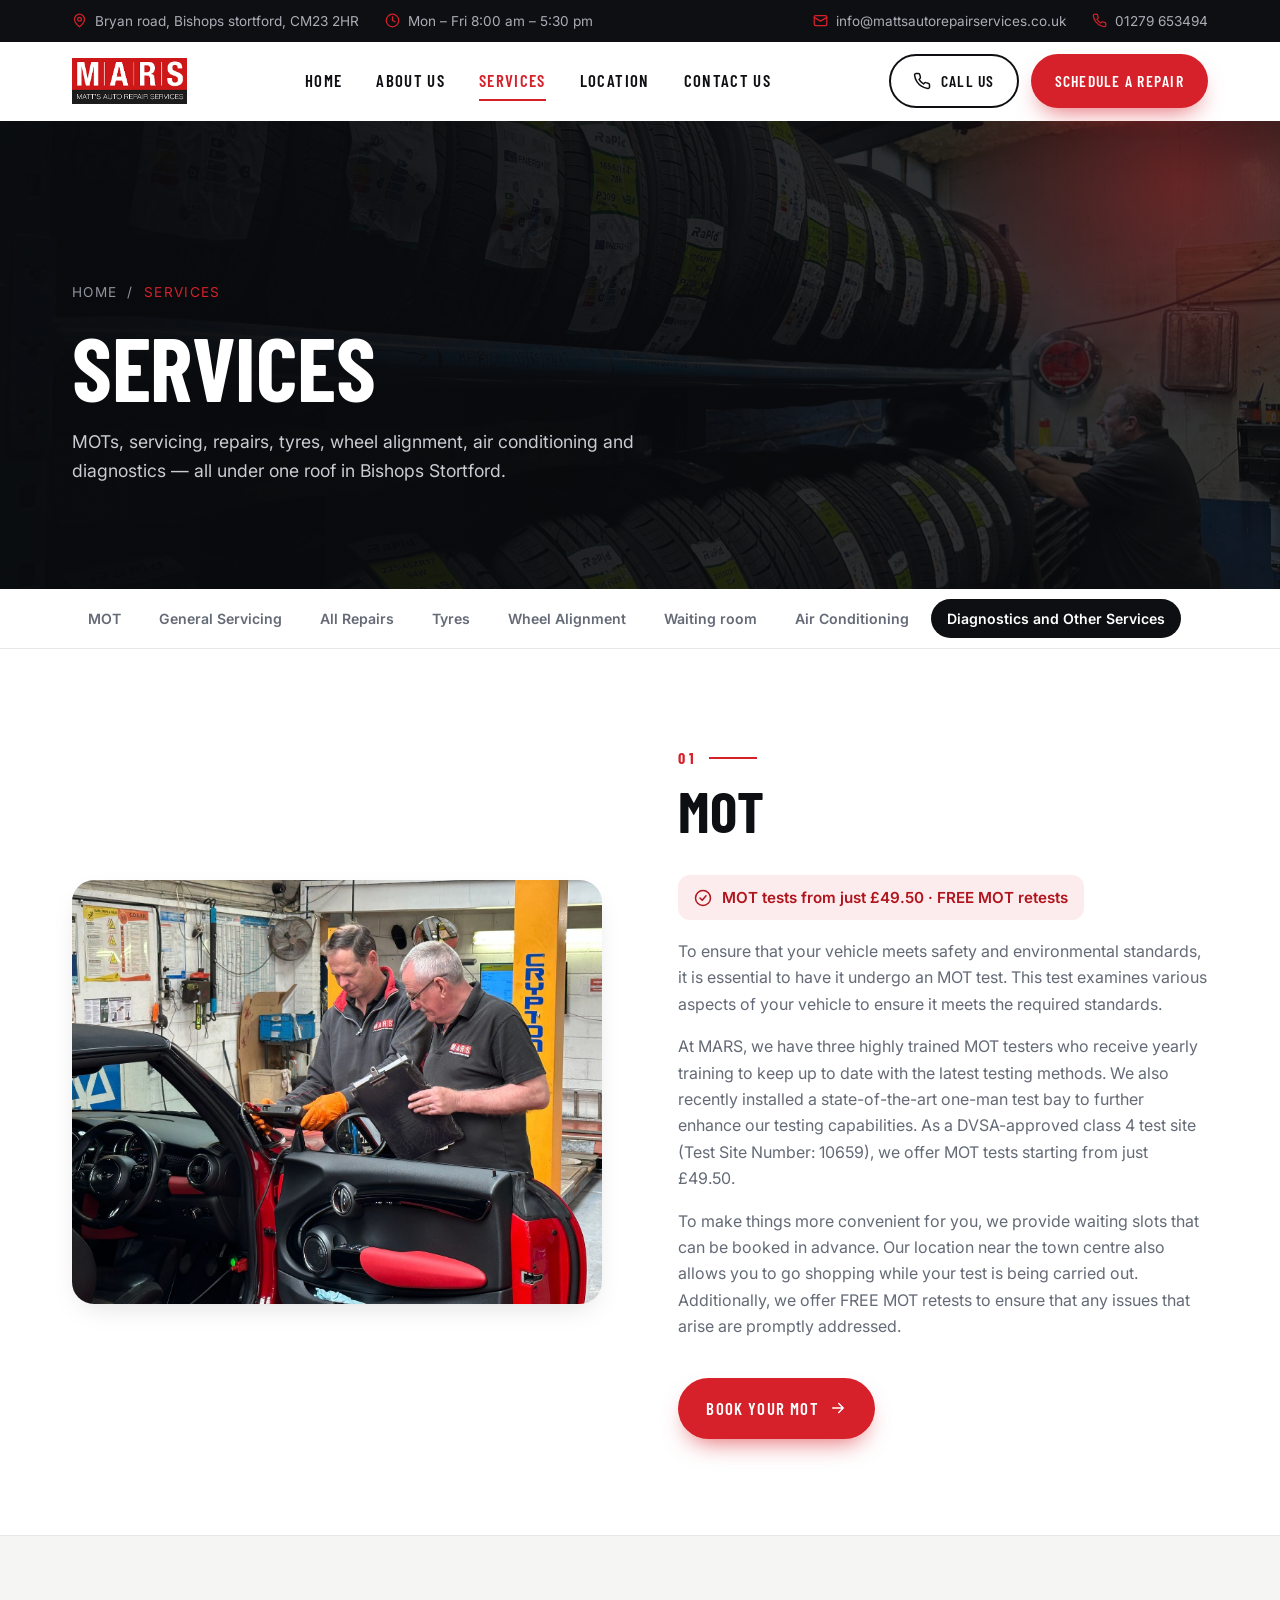
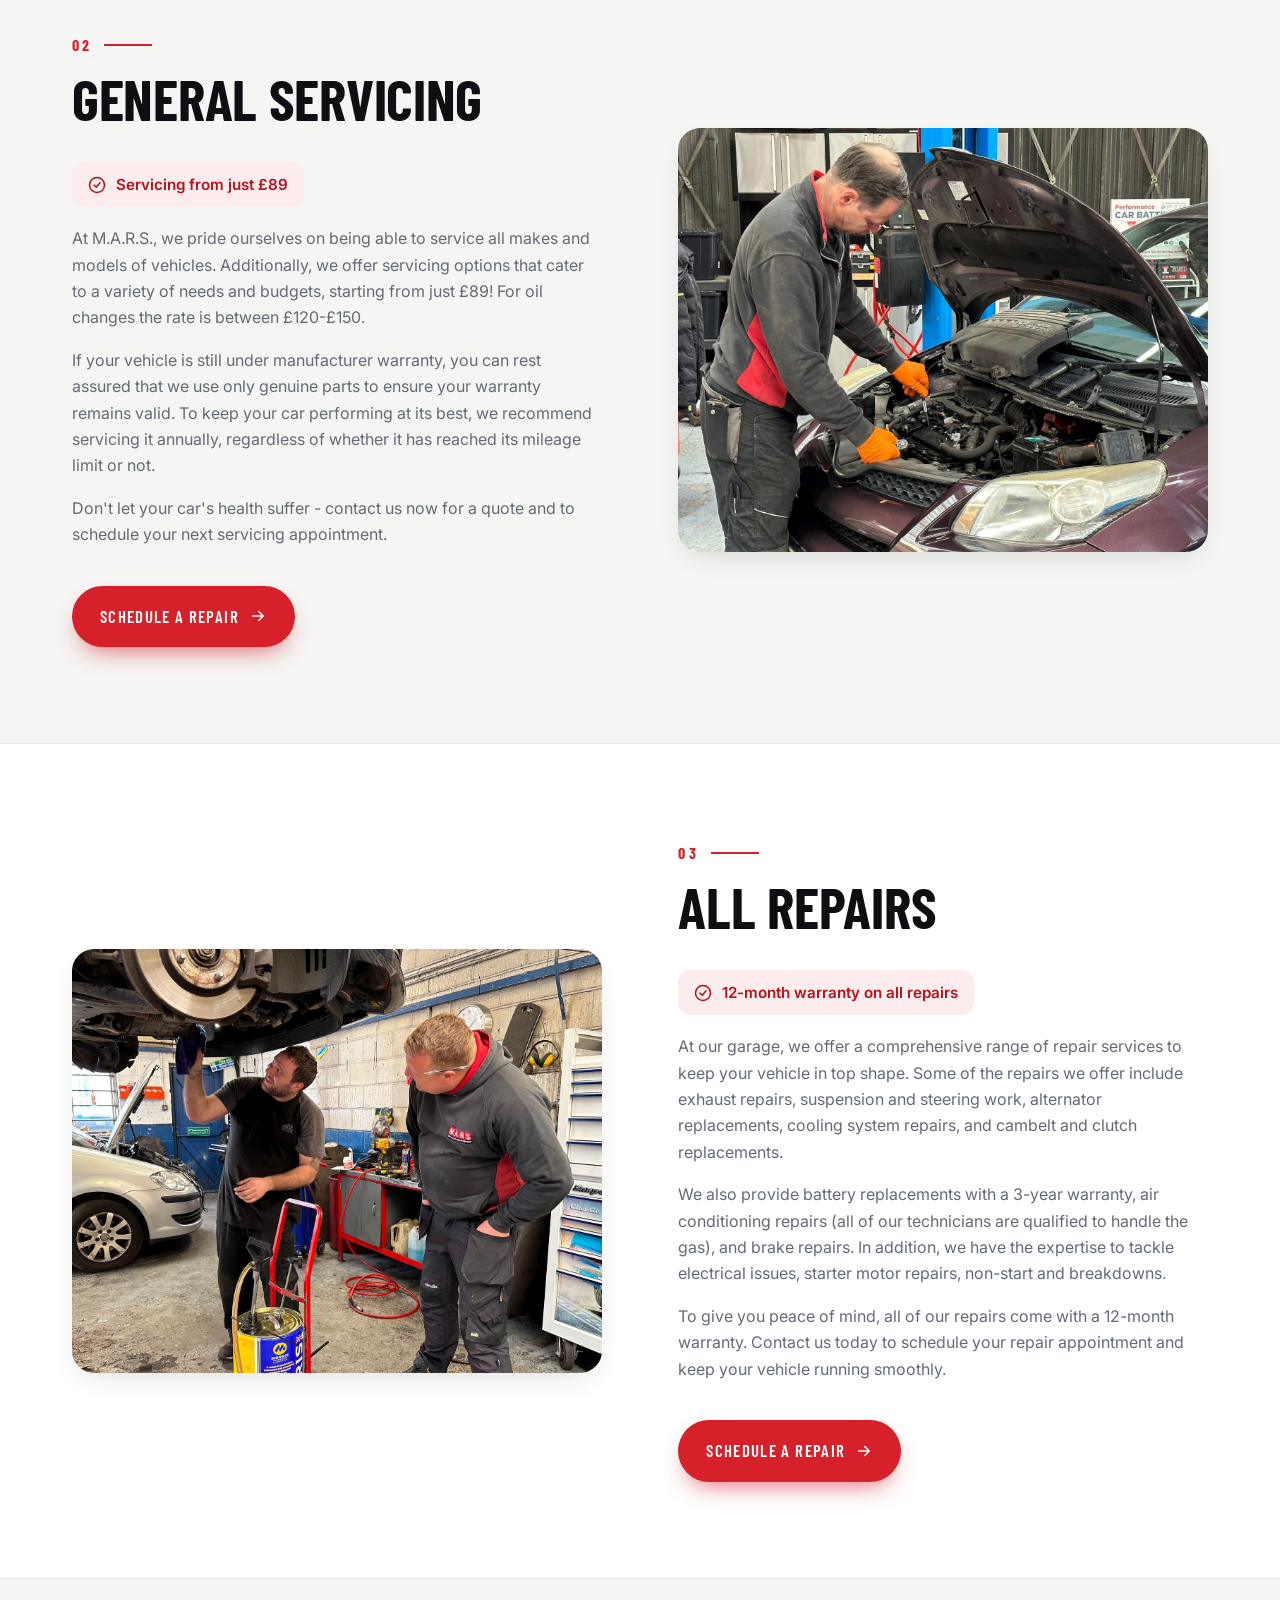
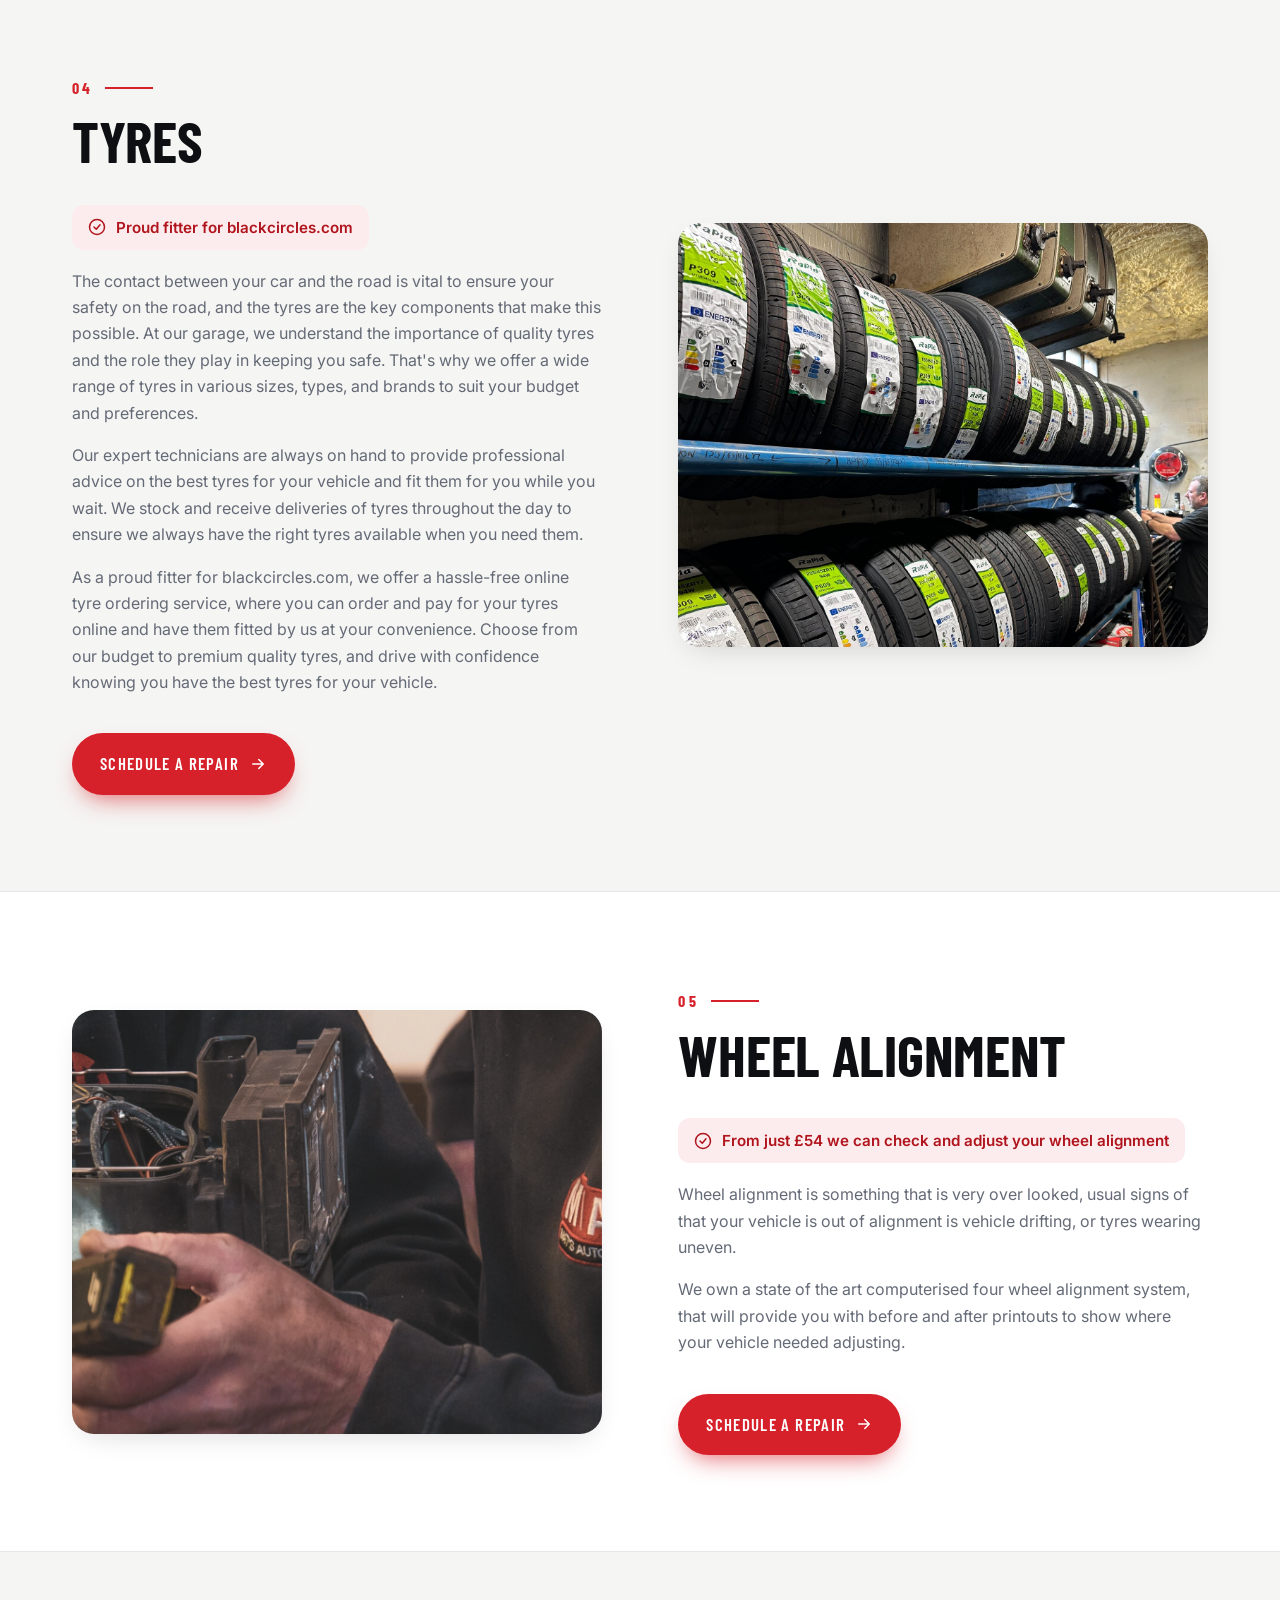
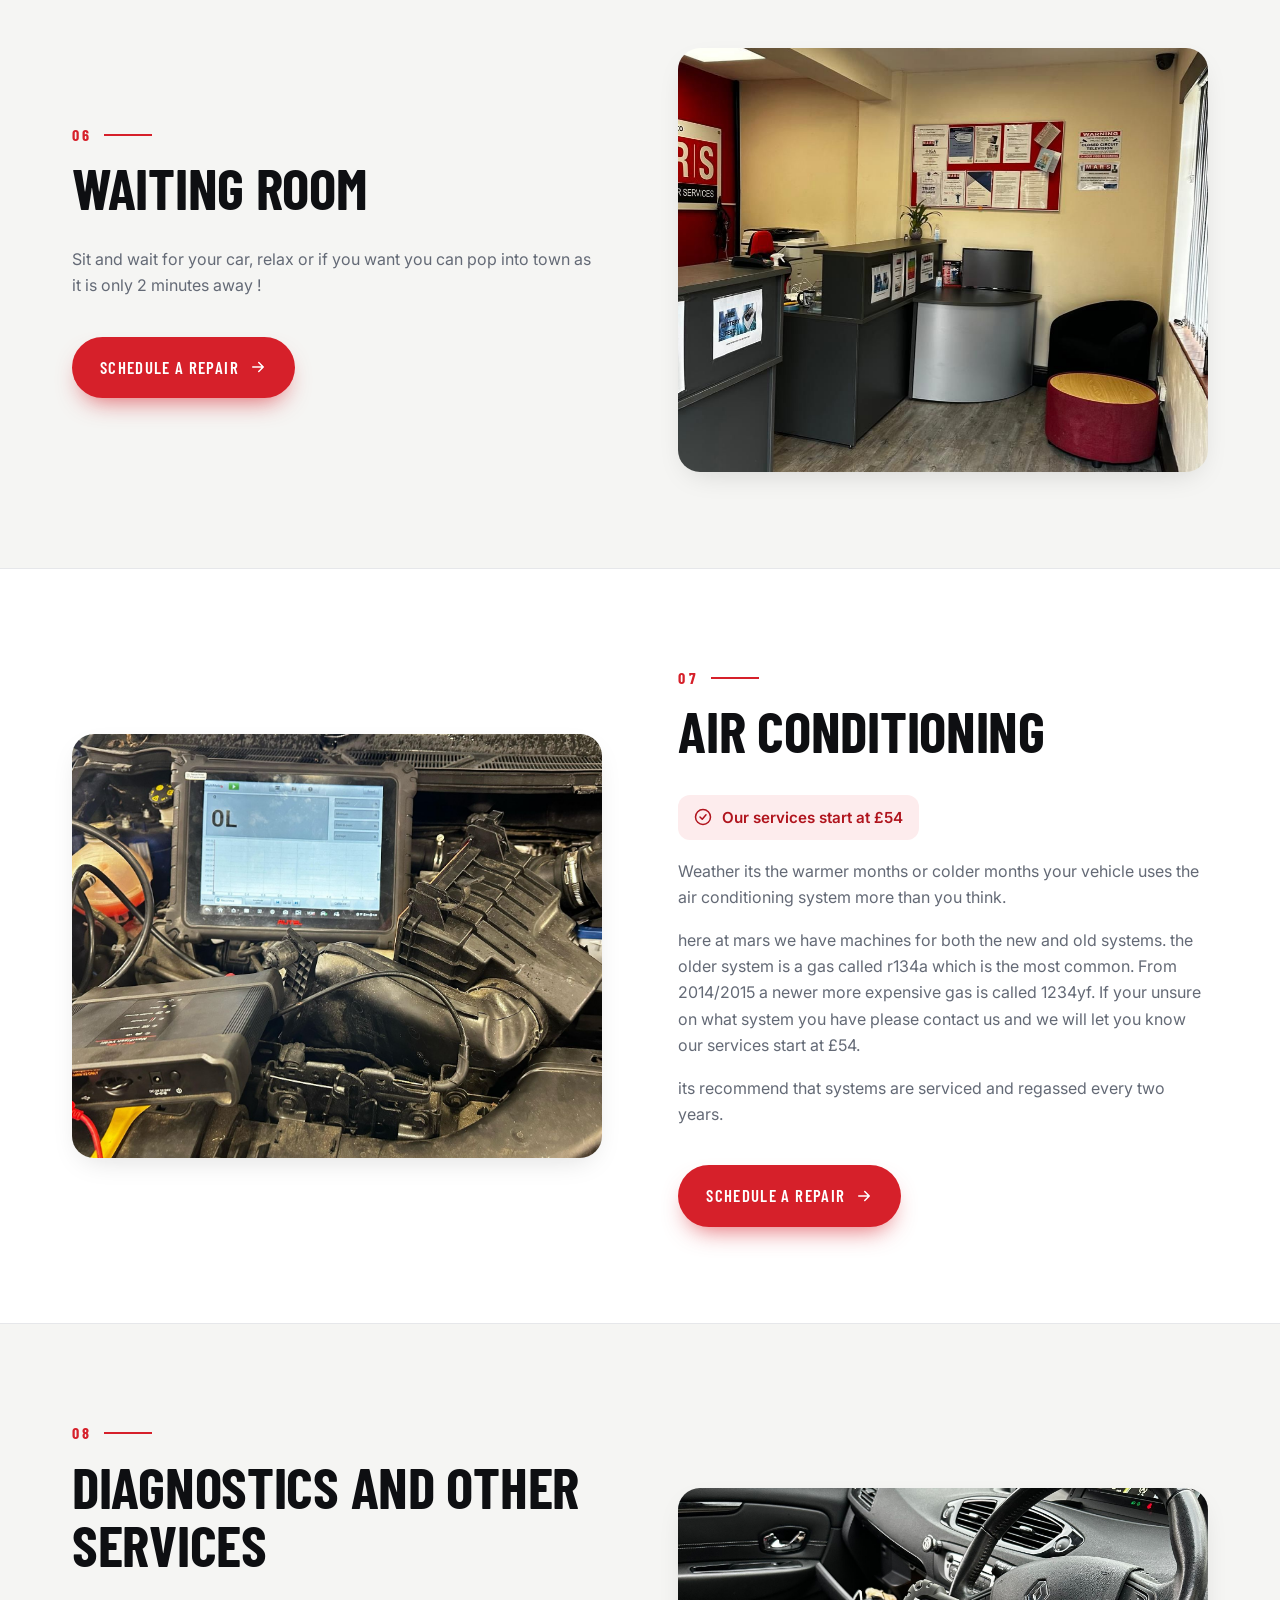
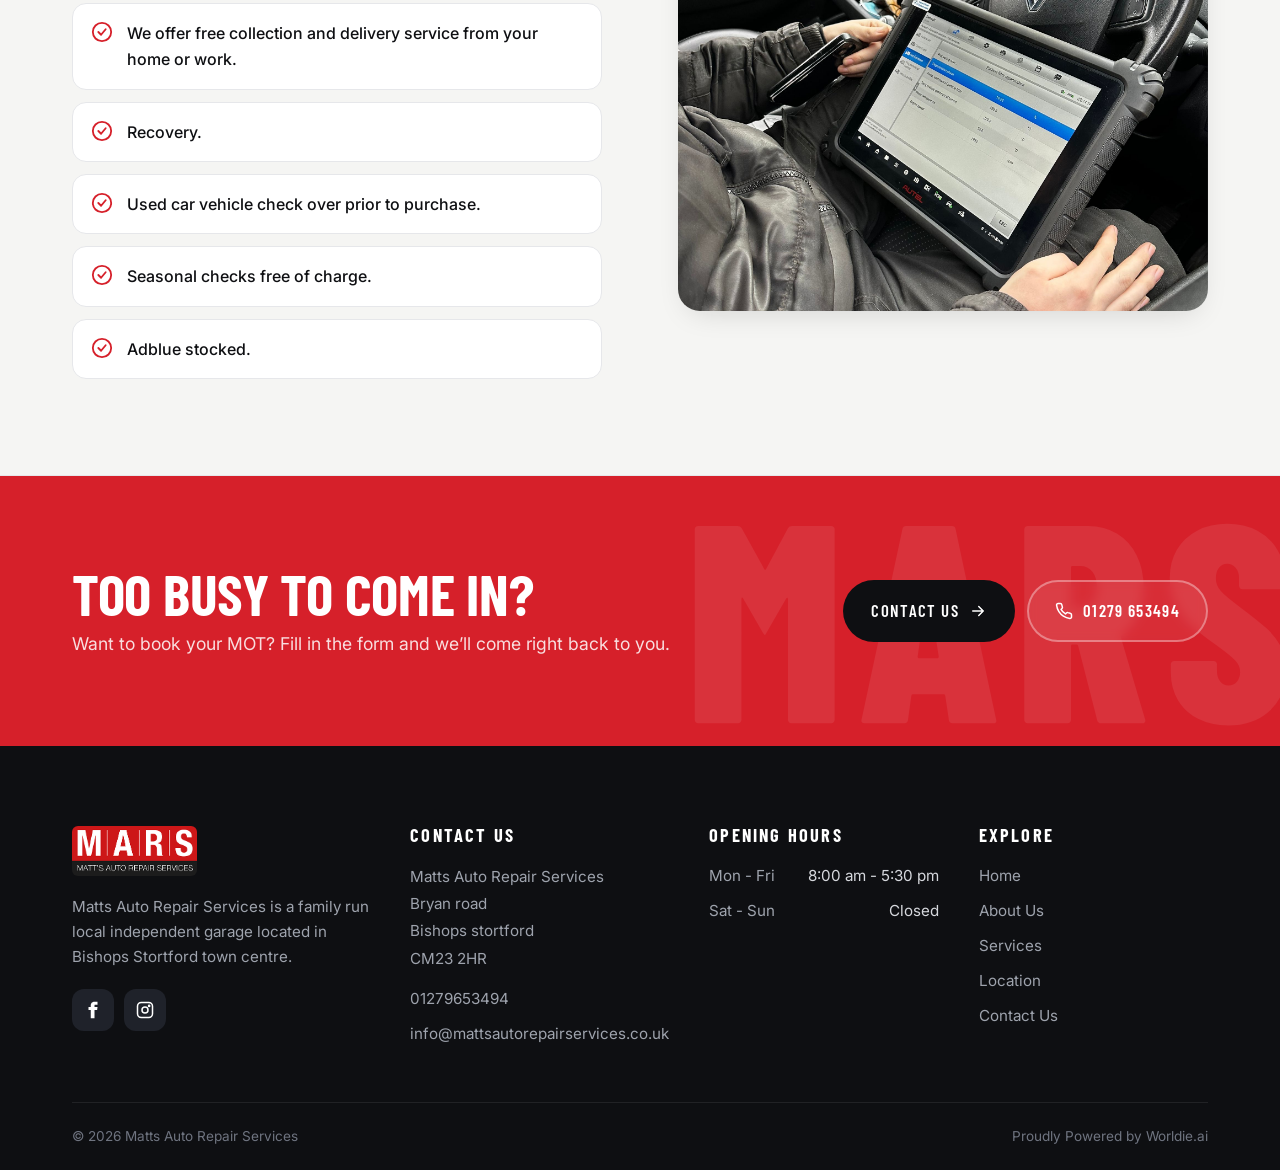
<file: services.html>
<!doctype html>
<html lang="en-GB">
<head>
<meta charset="utf-8">
<meta name="viewport" content="width=device-width, initial-scale=1">
<title>Services | MATTS AUTO REPAIR SERVICES | Bishops Stortford</title>
<meta name="description" content="MOTs from £49.50, servicing from £89, all repairs with a 12-month warranty, tyres, wheel alignment, air conditioning and diagnostics in Bishops Stortford.">
<meta name="theme-color" content="#0e0f12">
<link rel="icon" href="images/logo.png">
<link rel="preconnect" href="https://fonts.googleapis.com">
<link rel="preconnect" href="https://fonts.gstatic.com" crossorigin>
<link href="https://fonts.googleapis.com/css2?family=Barlow+Condensed:wght@500;600;700;800&family=Inter:wght@400;500;600&display=swap" rel="stylesheet">
<link rel="stylesheet" href="css/styles.css">
</head>
<body>
<div class="topbar">
  <div class="container">
    <div class="topbar__group">
      <span class="topbar__item"><svg viewBox="0 0 24 24" fill="none" stroke="currentColor" stroke-width="2" stroke-linecap="round" stroke-linejoin="round" aria-hidden="true"><path d="M20 10c0 6-8 12-8 12S4 16 4 10a8 8 0 0 1 16 0z"/><circle cx="12" cy="10" r="3"/></svg> Bryan road, Bishops stortford, CM23 2HR</span>
      <span class="topbar__item topbar__group--hide-md"><svg viewBox="0 0 24 24" fill="none" stroke="currentColor" stroke-width="2" stroke-linecap="round" stroke-linejoin="round" aria-hidden="true"><circle cx="12" cy="12" r="10"/><path d="M12 6v6l4 2"/></svg> Mon – Fri 8:00 am – 5:30 pm</span>
    </div>
    <div class="topbar__group">
      <a class="topbar__item topbar__group--hide-md" href="mailto:info@mattsautorepairservices.co.uk"><svg viewBox="0 0 24 24" fill="none" stroke="currentColor" stroke-width="2" stroke-linecap="round" stroke-linejoin="round" aria-hidden="true"><rect x="2" y="4" width="20" height="16" rx="2"/><path d="m22 7-10 6L2 7"/></svg> info@mattsautorepairservices.co.uk</a>
      <a class="topbar__item" href="tel:01279653494"><svg viewBox="0 0 24 24" fill="none" stroke="currentColor" stroke-width="2" stroke-linecap="round" stroke-linejoin="round" aria-hidden="true"><path d="M22 16.9v3a2 2 0 0 1-2.2 2 19.8 19.8 0 0 1-8.6-3.1 19.5 19.5 0 0 1-6-6A19.8 19.8 0 0 1 2.1 4.2 2 2 0 0 1 4.1 2h3a2 2 0 0 1 2 1.7c.1 1 .4 1.9.7 2.8a2 2 0 0 1-.5 2.1L8 9.9a16 16 0 0 0 6 6l1.3-1.3a2 2 0 0 1 2.1-.4c.9.3 1.8.6 2.8.7a2 2 0 0 1 1.7 2z"/></svg> 01279 653494</a>
    </div>
  </div>
</div>

<header class="header">
  <div class="container">
    <a class="logo" href="index.html" aria-label="Matt's Auto Repair Services — home">
      <img src="images/logo.png" alt="MARS — Matt's Auto Repair Services" width="365" height="146">
    </a>
    <nav class="nav" aria-label="Main">
        <a class="nav__link" href="index.html">Home</a>
        <a class="nav__link" href="about.html">About Us</a>
        <a class="nav__link is-active" href="services.html" aria-current="page">Services</a>
        <a class="nav__link" href="location.html">Location</a>
        <a class="nav__link" href="contact.html">Contact Us</a>
    </nav>
    <div class="header__cta">
      <a class="btn btn--outline" href="tel:01279653494"><svg viewBox="0 0 24 24" fill="none" stroke="currentColor" stroke-width="2" stroke-linecap="round" stroke-linejoin="round" aria-hidden="true"><path d="M22 16.9v3a2 2 0 0 1-2.2 2 19.8 19.8 0 0 1-8.6-3.1 19.5 19.5 0 0 1-6-6A19.8 19.8 0 0 1 2.1 4.2 2 2 0 0 1 4.1 2h3a2 2 0 0 1 2 1.7c.1 1 .4 1.9.7 2.8a2 2 0 0 1-.5 2.1L8 9.9a16 16 0 0 0 6 6l1.3-1.3a2 2 0 0 1 2.1-.4c.9.3 1.8.6 2.8.7a2 2 0 0 1 1.7 2z"/></svg> Call Us</a>
      <a class="btn btn--primary" href="index.html#booking" data-magnetic>Schedule a Repair</a>
      <button class="menu-toggle" aria-label="Open menu" aria-expanded="false"><span></span></button>
    </div>
  </div>
</header>

<main>
<section class="page-hero">
  <div class="page-hero__bg"><img src="images/home-1.jpg" alt=""></div>
  <div class="container">
    <div class="breadcrumb intro"><a href="index.html">Home</a><span>/</span><span>Services</span></div>
    <h1><span class="line"><span>Services</span></span></h1>
    <p class="intro" style="--i:2">MOTs, servicing, repairs, tyres, wheel alignment, air conditioning and diagnostics — all under one roof in Bishops Stortford.</p>
  </div>
</section>

<nav class="service-nav" aria-label="Services">
  <div class="container">
    <a href="#mot">MOT</a>
    <a href="#servicing">General Servicing</a>
    <a href="#repairs">All Repairs</a>
    <a href="#tyres">Tyres</a>
    <a href="#alignment">Wheel Alignment</a>
    <a href="#waiting-room">Waiting room</a>
    <a href="#air-con">Air Conditioning</a>
    <a href="#diagnostics">Diagnostics and Other Services</a>
  </div>
</nav>

<div class="service-rows">
<section class="service-row" id="mot">
  <div class="container split">
    <div class="split__media service-row__media reveal-img"><img src="images/about-3.jpg" alt="MOT" loading="lazy" data-parallax="0.06"></div>
    <div class="reveal">
      <div class="service-row__index">01</div>
      <h2>MOT</h2>
      <div class="tagline"><svg viewBox="0 0 24 24" fill="none" stroke="currentColor" stroke-width="2" stroke-linecap="round" stroke-linejoin="round" aria-hidden="true"><circle cx="12" cy="12" r="10"/><path d="m8 12 3 3 5-6"/></svg> MOT tests from just £49.50 · FREE MOT retests</div>
      <p>To ensure that your vehicle meets safety and environmental standards, it is essential to have it undergo an MOT test. This test examines various aspects of your vehicle to ensure it meets the required standards.</p><p>At MARS, we have three highly trained MOT testers who receive yearly training to keep up to date with the latest testing methods. We also recently installed a state-of-the-art one-man test bay to further enhance our testing capabilities. As a DVSA-approved class 4 test site (Test Site Number: 10659), we offer MOT tests starting from just £49.50.</p><p>To make things more convenient for you, we provide waiting slots that can be booked in advance. Our location near the town centre also allows you to go shopping while your test is being carried out. Additionally, we offer FREE MOT retests to ensure that any issues that arise are promptly addressed.</p>
      <a class="btn btn--primary" href="index.html#booking">Book your MOT <svg viewBox="0 0 24 24" fill="none" stroke="currentColor" stroke-width="2" stroke-linecap="round" stroke-linejoin="round" aria-hidden="true"><path d="M5 12h14M13 6l6 6-6 6"/></svg></a>
    </div>
  </div>
</section>
<section class="service-row" id="servicing">
  <div class="container split split--reverse">
    <div class="split__media service-row__media reveal-img"><img src="images/about-1.jpg" alt="General Servicing" loading="lazy" data-parallax="0.06"></div>
    <div class="reveal">
      <div class="service-row__index">02</div>
      <h2>General Servicing</h2>
      <div class="tagline"><svg viewBox="0 0 24 24" fill="none" stroke="currentColor" stroke-width="2" stroke-linecap="round" stroke-linejoin="round" aria-hidden="true"><circle cx="12" cy="12" r="10"/><path d="m8 12 3 3 5-6"/></svg> Servicing from just £89</div>
      <p>At M.A.R.S., we pride ourselves on being able to service all makes and models of vehicles. Additionally, we offer servicing options that cater to a variety of needs and budgets, starting from just £89! For oil changes the rate is between £120-£150.</p><p>If your vehicle is still under manufacturer warranty, you can rest assured that we use only genuine parts to ensure your warranty remains valid. To keep your car performing at its best, we recommend servicing it annually, regardless of whether it has reached its mileage limit or not.</p><p>Don't let your car's health suffer - contact us now for a quote and to schedule your next servicing appointment.</p>
      <a class="btn btn--primary" href="index.html#booking">Schedule a Repair <svg viewBox="0 0 24 24" fill="none" stroke="currentColor" stroke-width="2" stroke-linecap="round" stroke-linejoin="round" aria-hidden="true"><path d="M5 12h14M13 6l6 6-6 6"/></svg></a>
    </div>
  </div>
</section>
<section class="service-row" id="repairs">
  <div class="container split">
    <div class="split__media service-row__media reveal-img"><img src="images/about-2.jpg" alt="All Repairs" loading="lazy" data-parallax="0.06"></div>
    <div class="reveal">
      <div class="service-row__index">03</div>
      <h2>All Repairs</h2>
      <div class="tagline"><svg viewBox="0 0 24 24" fill="none" stroke="currentColor" stroke-width="2" stroke-linecap="round" stroke-linejoin="round" aria-hidden="true"><circle cx="12" cy="12" r="10"/><path d="m8 12 3 3 5-6"/></svg> 12-month warranty on all repairs</div>
      <p>At our garage, we offer a comprehensive range of repair services to keep your vehicle in top shape. Some of the repairs we offer include exhaust repairs, suspension and steering work, alternator replacements, cooling system repairs, and cambelt and clutch replacements.</p><p>We also provide battery replacements with a 3-year warranty, air conditioning repairs (all of our technicians are qualified to handle the gas), and brake repairs. In addition, we have the expertise to tackle electrical issues, starter motor repairs, non-start and breakdowns.</p><p>To give you peace of mind, all of our repairs come with a 12-month warranty. Contact us today to schedule your repair appointment and keep your vehicle running smoothly.</p>
      <a class="btn btn--primary" href="index.html#booking">Schedule a Repair <svg viewBox="0 0 24 24" fill="none" stroke="currentColor" stroke-width="2" stroke-linecap="round" stroke-linejoin="round" aria-hidden="true"><path d="M5 12h14M13 6l6 6-6 6"/></svg></a>
    </div>
  </div>
</section>
<section class="service-row" id="tyres">
  <div class="container split split--reverse">
    <div class="split__media service-row__media reveal-img"><img src="images/home-1.jpg" alt="Tyres" loading="lazy" data-parallax="0.06"></div>
    <div class="reveal">
      <div class="service-row__index">04</div>
      <h2>Tyres</h2>
      <div class="tagline"><svg viewBox="0 0 24 24" fill="none" stroke="currentColor" stroke-width="2" stroke-linecap="round" stroke-linejoin="round" aria-hidden="true"><circle cx="12" cy="12" r="10"/><path d="m8 12 3 3 5-6"/></svg> Proud fitter for blackcircles.com</div>
      <p>The contact between your car and the road is vital to ensure your safety on the road, and the tyres are the key components that make this possible. At our garage, we understand the importance of quality tyres and the role they play in keeping you safe. That's why we offer a wide range of tyres in various sizes, types, and brands to suit your budget and preferences.</p><p>Our expert technicians are always on hand to provide professional advice on the best tyres for your vehicle and fit them for you while you wait. We stock and receive deliveries of tyres throughout the day to ensure we always have the right tyres available when you need them.</p><p>As a proud fitter for blackcircles.com, we offer a hassle-free online tyre ordering service, where you can order and pay for your tyres online and have them fitted by us at your convenience. Choose from our budget to premium quality tyres, and drive with confidence knowing you have the best tyres for your vehicle.</p>
      <a class="btn btn--primary" href="index.html#booking">Schedule a Repair <svg viewBox="0 0 24 24" fill="none" stroke="currentColor" stroke-width="2" stroke-linecap="round" stroke-linejoin="round" aria-hidden="true"><path d="M5 12h14M13 6l6 6-6 6"/></svg></a>
    </div>
  </div>
</section>
<section class="service-row" id="alignment">
  <div class="container split">
    <div class="split__media service-row__media reveal-img"><img src="images/home-3.png" alt="Wheel Alignment" loading="lazy" data-parallax="0.06"></div>
    <div class="reveal">
      <div class="service-row__index">05</div>
      <h2>Wheel Alignment</h2>
      <div class="tagline"><svg viewBox="0 0 24 24" fill="none" stroke="currentColor" stroke-width="2" stroke-linecap="round" stroke-linejoin="round" aria-hidden="true"><circle cx="12" cy="12" r="10"/><path d="m8 12 3 3 5-6"/></svg> From just £54 we can check and adjust your wheel alignment</div>
      <p>Wheel alignment is something that is very over looked, usual signs of that your vehicle is out of alignment is vehicle drifting, or tyres wearing uneven.</p><p>We own a state of the art computerised four wheel alignment system, that will provide you with before and after printouts to show where your vehicle needed adjusting.</p>
      <a class="btn btn--primary" href="index.html#booking">Schedule a Repair <svg viewBox="0 0 24 24" fill="none" stroke="currentColor" stroke-width="2" stroke-linecap="round" stroke-linejoin="round" aria-hidden="true"><path d="M5 12h14M13 6l6 6-6 6"/></svg></a>
    </div>
  </div>
</section>
<section class="service-row" id="waiting-room">
  <div class="container split split--reverse">
    <div class="split__media service-row__media reveal-img"><img src="images/waiting-room.jpg" alt="Waiting room" loading="lazy" data-parallax="0.06"></div>
    <div class="reveal">
      <div class="service-row__index">06</div>
      <h2>Waiting room</h2>
      
      <p>Sit and wait for your car, relax or if you want you can pop into town as it is only 2 minutes away !</p>
      <a class="btn btn--primary" href="index.html#booking">Schedule a Repair <svg viewBox="0 0 24 24" fill="none" stroke="currentColor" stroke-width="2" stroke-linecap="round" stroke-linejoin="round" aria-hidden="true"><path d="M5 12h14M13 6l6 6-6 6"/></svg></a>
    </div>
  </div>
</section>
<section class="service-row" id="air-con">
  <div class="container split">
    <div class="split__media service-row__media reveal-img"><img src="images/home-4.jpg" alt="Air Conditioning" loading="lazy" data-parallax="0.06"></div>
    <div class="reveal">
      <div class="service-row__index">07</div>
      <h2>Air Conditioning</h2>
      <div class="tagline"><svg viewBox="0 0 24 24" fill="none" stroke="currentColor" stroke-width="2" stroke-linecap="round" stroke-linejoin="round" aria-hidden="true"><circle cx="12" cy="12" r="10"/><path d="m8 12 3 3 5-6"/></svg> Our services start at £54</div>
      <p>Weather its the warmer months or colder months your vehicle uses the air conditioning system more than you think.</p><p>here at mars we have machines for both the new and old systems. the older system is a gas called r134a which is the most common. From 2014/2015 a newer more expensive gas is called 1234yf. If your unsure on what system you have please contact us and we will let you know our services start at £54.</p><p>its recommend that systems are serviced and regassed every two years.</p>
      <a class="btn btn--primary" href="index.html#booking">Schedule a Repair <svg viewBox="0 0 24 24" fill="none" stroke="currentColor" stroke-width="2" stroke-linecap="round" stroke-linejoin="round" aria-hidden="true"><path d="M5 12h14M13 6l6 6-6 6"/></svg></a>
    </div>
  </div>
</section>
<section class="service-row" id="diagnostics">
  <div class="container split split--reverse">
    <div class="split__media service-row__media reveal-img"><img src="images/home-2.jpg" alt="Diagnostics" loading="lazy" data-parallax="0.06"></div>
    <div class="reveal">
      <div class="service-row__index">08</div>
      <h2>Diagnostics and Other Services</h2>
      <ul class="check-list" data-stagger>
        <li class='reveal'><svg viewBox="0 0 24 24" fill="none" stroke="currentColor" stroke-width="2" stroke-linecap="round" stroke-linejoin="round" aria-hidden="true"><circle cx="12" cy="12" r="10"/><path d="m8 12 3 3 5-6"/></svg><span>We offer free collection and delivery service from your home or work.</span></li><li class='reveal'><svg viewBox="0 0 24 24" fill="none" stroke="currentColor" stroke-width="2" stroke-linecap="round" stroke-linejoin="round" aria-hidden="true"><circle cx="12" cy="12" r="10"/><path d="m8 12 3 3 5-6"/></svg><span>Recovery.</span></li><li class='reveal'><svg viewBox="0 0 24 24" fill="none" stroke="currentColor" stroke-width="2" stroke-linecap="round" stroke-linejoin="round" aria-hidden="true"><circle cx="12" cy="12" r="10"/><path d="m8 12 3 3 5-6"/></svg><span>Used car vehicle check over prior to purchase.</span></li><li class='reveal'><svg viewBox="0 0 24 24" fill="none" stroke="currentColor" stroke-width="2" stroke-linecap="round" stroke-linejoin="round" aria-hidden="true"><circle cx="12" cy="12" r="10"/><path d="m8 12 3 3 5-6"/></svg><span>Seasonal checks free of charge.</span></li><li class='reveal'><svg viewBox="0 0 24 24" fill="none" stroke="currentColor" stroke-width="2" stroke-linecap="round" stroke-linejoin="round" aria-hidden="true"><circle cx="12" cy="12" r="10"/><path d="m8 12 3 3 5-6"/></svg><span>Adblue stocked.</span></li>
      </ul>
    </div>
  </div>
</section>
</div>

<section class="cta-band">
  <div class="container">
    <div class="reveal">
      <h2>Too busy to come in?</h2>
      <p>Want to book your MOT? Fill in the form and we’ll come right back to you.</p>
    </div>
    <div class="cta-band__actions reveal">
      <a class="btn btn--dark" href="contact.html" data-magnetic>Contact Us <svg viewBox="0 0 24 24" fill="none" stroke="currentColor" stroke-width="2" stroke-linecap="round" stroke-linejoin="round" aria-hidden="true"><path d="M5 12h14M13 6l6 6-6 6"/></svg></a>
      <a class="btn btn--ghost" href="tel:01279653494" data-magnetic><svg viewBox="0 0 24 24" fill="none" stroke="currentColor" stroke-width="2" stroke-linecap="round" stroke-linejoin="round" aria-hidden="true"><path d="M22 16.9v3a2 2 0 0 1-2.2 2 19.8 19.8 0 0 1-8.6-3.1 19.5 19.5 0 0 1-6-6A19.8 19.8 0 0 1 2.1 4.2 2 2 0 0 1 4.1 2h3a2 2 0 0 1 2 1.7c.1 1 .4 1.9.7 2.8a2 2 0 0 1-.5 2.1L8 9.9a16 16 0 0 0 6 6l1.3-1.3a2 2 0 0 1 2.1-.4c.9.3 1.8.6 2.8.7a2 2 0 0 1 1.7 2z"/></svg> 01279 653494</a>
    </div>
  </div>
</section>
</main>

<footer class="footer">
  <div class="container">
    <div class="footer__grid">
      <div>
        <a class="footer__logo" href="index.html"><img src="images/logo.png" alt="MARS — Matt's Auto Repair Services" width="365" height="146"></a>
        <p>Matts Auto Repair Services is a family run local independent garage located in Bishops Stortford town centre.</p>
        <div class="socials">
          <a href="https://facebook.com//MattsAutoRepairServices" target="_blank" rel="noopener" aria-label="Facebook"><svg viewBox="0 0 24 24" fill="none" stroke="currentColor" stroke-width="2" stroke-linecap="round" stroke-linejoin="round" aria-hidden="true"><path fill="currentColor" stroke="none" d="M14 8V6c0-.9.6-1 1-1h3V1h-4c-4 0-5 3-5 5v2H6v4h3v11h5V12h3.5l.5-4z"/></svg></a>
          <a href="https://instagram.com/mars_mattsautorepairservices?igshid=YmMyMTA2M2Y=" target="_blank" rel="noopener" aria-label="Instagram"><svg viewBox="0 0 24 24" fill="none" stroke="currentColor" stroke-width="2" stroke-linecap="round" stroke-linejoin="round" aria-hidden="true"><rect x="2" y="2" width="20" height="20" rx="5"/><circle cx="12" cy="12" r="4"/><circle cx="17.5" cy="6.5" r=".8" fill="currentColor"/></svg></a>
        </div>
      </div>
      <div>
        <h4>Contact Us</h4>
        <address>
          Matts Auto Repair Services<br>
          Bryan road<br>
          Bishops stortford<br>
          CM23 2HR
        </address>
        <ul style="margin-top:14px">
          <li><a href="tel:01279653494">01279653494</a></li>
          <li><a href="mailto:info@mattsautorepairservices.co.uk">info@mattsautorepairservices.co.uk</a></li>
        </ul>
      </div>
      <div>
        <h4>Opening Hours</h4>
        <ul class="footer__hours">
          <li><span>Mon - Fri</span><span>8:00 am - 5:30 pm</span></li>
          <li><span>Sat - Sun</span><span>Closed</span></li>
        </ul>
      </div>
      <div>
        <h4>Explore</h4>
        <ul>
          <li><a href="index.html">Home</a></li>
          <li><a href="about.html">About Us</a></li>
          <li><a href="services.html">Services</a></li>
          <li><a href="location.html">Location</a></li>
          <li><a href="contact.html">Contact Us</a></li>
        </ul>
      </div>
    </div>
    <div class="footer__bottom">
      <span>© <span id="year">2026</span> Matts Auto Repair Services</span>
      <span>Proudly Powered by Worldie.ai</span>
    </div>
  </div>
</footer>

<div class="mobile-bar">
  <a class="btn btn--ghost" href="tel:01279653494"><svg viewBox="0 0 24 24" fill="none" stroke="currentColor" stroke-width="2" stroke-linecap="round" stroke-linejoin="round" aria-hidden="true"><path d="M22 16.9v3a2 2 0 0 1-2.2 2 19.8 19.8 0 0 1-8.6-3.1 19.5 19.5 0 0 1-6-6A19.8 19.8 0 0 1 2.1 4.2 2 2 0 0 1 4.1 2h3a2 2 0 0 1 2 1.7c.1 1 .4 1.9.7 2.8a2 2 0 0 1-.5 2.1L8 9.9a16 16 0 0 0 6 6l1.3-1.3a2 2 0 0 1 2.1-.4c.9.3 1.8.6 2.8.7a2 2 0 0 1 1.7 2z"/></svg> Call Us</a>
  <a class="btn btn--primary" href="index.html#booking"><svg viewBox="0 0 24 24" fill="none" stroke="currentColor" stroke-width="2" stroke-linecap="round" stroke-linejoin="round" aria-hidden="true"><rect x="3" y="4" width="18" height="18" rx="2"/><path d="M16 2v4M8 2v4M3 10h18M8 14h.01M12 14h.01M16 14h.01M8 18h.01M12 18h.01"/></svg> Book</a>
</div>

<script src="js/main.js"></script>
</body>
</html>
</file>
<file: css/styles.css>
/* ==========================================================================
   MARS — Matt's Auto Repair Services
   ========================================================================== */

:root {
  --red: #d6202a;
  --red-dark: #b0141d;
  --red-soft: #fdeceD;
  --ink: #0e0f12;
  --ink-2: #16181d;
  --ink-3: #1f222a;
  --text: #2a2d34;
  --muted: #646a76;
  --line: #e6e7ea;
  --bg: #ffffff;
  --bg-alt: #f5f5f3;
  --white: #ffffff;

  --font-display: "Barlow Condensed", "Arial Narrow", sans-serif;
  --font-body: "Inter", system-ui, -apple-system, "Segoe UI", sans-serif;

  --radius: 14px;
  --radius-lg: 22px;
  --shadow: 0 10px 30px -12px rgba(14, 15, 18, .18);
  --shadow-lg: 0 30px 60px -20px rgba(14, 15, 18, .35);
  --container: 1200px;
  --gutter: clamp(16px, 4vw, 32px);
}

*, *::before, *::after { box-sizing: border-box; }

html { scroll-behavior: smooth; scroll-padding-top: 90px; }

body {
  margin: 0;
  font-family: var(--font-body);
  font-size: 16px;
  line-height: 1.65;
  color: var(--text);
  background: var(--bg);
  -webkit-font-smoothing: antialiased;
  overflow-x: hidden;
}

img { max-width: 100%; display: block; }
a { color: inherit; text-decoration: none; }
p { margin: 0 0 1em; }
p:last-child { margin-bottom: 0; }

h1, h2, h3, h4 {
  font-family: var(--font-display);
  font-weight: 700;
  line-height: 1.02;
  color: var(--ink);
  margin: 0 0 .5em;
  letter-spacing: -.005em;
  text-transform: uppercase;
}

h1 { font-size: clamp(2.8rem, 7vw, 5.6rem); }
h2 { font-size: clamp(2.2rem, 4.6vw, 3.6rem); }
h3 { font-size: clamp(1.5rem, 2.4vw, 1.9rem); }

.container {
  width: 100%;
  max-width: var(--container);
  margin: 0 auto;
  padding: 0 var(--gutter);
}

.section { padding: clamp(72px, 10vw, 128px) 0; }
.section--alt { background: var(--bg-alt); }
.section--dark { background: var(--ink); color: #c9ccd3; }
.section--dark h2, .section--dark h3 { color: var(--white); }

.eyebrow {
  display: inline-flex;
  align-items: center;
  gap: 10px;
  font-family: var(--font-display);
  font-weight: 600;
  font-size: .95rem;
  letter-spacing: .18em;
  text-transform: uppercase;
  color: var(--red);
  margin-bottom: 14px;
}
.eyebrow::before {
  content: "";
  width: 28px;
  height: 3px;
  background: var(--red);
  border-radius: 2px;
}

.section-head { max-width: 720px; margin-bottom: clamp(40px, 6vw, 64px); }
.section-head--center { text-align: center; margin-left: auto; margin-right: auto; }
.section-head--center .eyebrow::after {
  content: "";
  width: 28px;
  height: 3px;
  background: var(--red);
  border-radius: 2px;
}
.lead { font-size: 1.125rem; color: var(--muted); }
.section--dark .lead { color: #9ea3ad; }

/* Buttons ---------------------------------------------------------------- */

.btn {
  display: inline-flex;
  align-items: center;
  justify-content: center;
  gap: 10px;
  padding: 15px 26px;
  border-radius: 999px;
  font-family: var(--font-display);
  font-weight: 600;
  font-size: 1.05rem;
  letter-spacing: .08em;
  text-transform: uppercase;
  border: 2px solid transparent;
  cursor: pointer;
  transition: background .2s, color .2s, border-color .2s, transform .2s, box-shadow .2s;
  white-space: nowrap;
}
.btn svg { width: 18px; height: 18px; flex: none; }
.btn:hover { transform: translateY(-2px); }

.btn--primary { background: var(--red); color: var(--white); box-shadow: 0 12px 24px -10px rgba(214, 32, 42, .7); }
.btn--primary:hover { background: var(--red-dark); }

.btn--ghost { border-color: rgba(255, 255, 255, .35); color: var(--white); backdrop-filter: blur(6px); background: rgba(255,255,255,.06); }
.btn--ghost:hover { border-color: var(--white); background: rgba(255,255,255,.14); }

.btn--dark { background: var(--ink); color: var(--white); }
.btn--dark:hover { background: var(--ink-3); }

.btn--outline { border-color: var(--ink); color: var(--ink); }
.btn--outline:hover { background: var(--ink); color: var(--white); }

/* Top bar ---------------------------------------------------------------- */

.topbar {
  background: var(--ink);
  color: #a9adb6;
  font-size: .85rem;
}
.topbar .container {
  display: flex;
  align-items: center;
  justify-content: space-between;
  gap: 24px;
  min-height: 42px;
}
.topbar__group { display: flex; align-items: center; gap: 26px; }
.topbar__item { display: inline-flex; align-items: center; gap: 8px; }
.topbar__item svg { width: 15px; height: 15px; color: var(--red); }
.topbar a:hover { color: var(--white); }

/* Header ----------------------------------------------------------------- */

.header {
  position: sticky;
  top: 0;
  z-index: 50;
  background: rgba(255, 255, 255, .92);
  backdrop-filter: saturate(180%) blur(14px);
  -webkit-backdrop-filter: saturate(180%) blur(14px);
  border-bottom: 1px solid transparent;
  transition: border-color .2s, box-shadow .2s;
}
.header.is-scrolled { border-color: var(--line); box-shadow: 0 6px 24px -18px rgba(0,0,0,.4); }
.header .container {
  display: flex;
  align-items: center;
  justify-content: space-between;
  gap: 24px;
  height: 78px;
}
.logo img { height: 46px; width: auto; }

.nav { display: flex; align-items: center; gap: 6px; }
.nav__link {
  position: relative;
  padding: 10px 14px;
  font-family: var(--font-display);
  font-weight: 600;
  font-size: 1.05rem;
  letter-spacing: .08em;
  text-transform: uppercase;
  color: var(--ink);
  transition: color .2s;
}
.nav__link::after {
  content: "";
  position: absolute;
  left: 14px; right: 14px; bottom: 4px;
  height: 2px;
  background: var(--red);
  transform: scaleX(0);
  transform-origin: left;
  transition: transform .25s;
}
.nav__link:hover::after, .nav__link.is-active::after { transform: scaleX(1); }
.nav__link.is-active { color: var(--red); }

.header__cta { display: flex; align-items: center; gap: 12px; }
.header__cta .btn { padding: 12px 22px; font-size: .98rem; }

.menu-toggle {
  display: none;
  width: 46px; height: 46px;
  border-radius: 12px;
  border: 1px solid var(--line);
  background: var(--white);
  cursor: pointer;
  align-items: center;
  justify-content: center;
}
.menu-toggle span, .menu-toggle span::before, .menu-toggle span::after {
  display: block;
  width: 20px; height: 2px;
  background: var(--ink);
  border-radius: 2px;
  position: relative;
  transition: transform .25s, background .25s;
}
.menu-toggle span::before, .menu-toggle span::after { content: ""; position: absolute; left: 0; }
.menu-toggle span::before { top: -6px; }
.menu-toggle span::after { top: 6px; }
.menu-open .menu-toggle span { background: transparent; }
.menu-open .menu-toggle span::before { transform: translateY(6px) rotate(45deg); }
.menu-open .menu-toggle span::after { transform: translateY(-6px) rotate(-45deg); }

/* Hero ------------------------------------------------------------------- */

.hero {
  position: relative;
  min-height: min(88vh, 820px);
  display: flex;
  align-items: center;
  color: var(--white);
  overflow: hidden;
  isolation: isolate;
}
.hero__bg {
  position: absolute;
  inset: 0;
  z-index: -2;
}
.hero__bg img {
  width: 100%; height: 100%;
  object-fit: cover;
  animation: heroZoom 18s ease-out both;
}
.hero::before {
  content: "";
  position: absolute;
  inset: 0;
  z-index: -1;
  background:
    linear-gradient(90deg, rgba(10,11,14,.94) 0%, rgba(10,11,14,.78) 42%, rgba(10,11,14,.25) 100%),
    linear-gradient(0deg, rgba(10,11,14,.7) 0%, transparent 40%);
}
@keyframes heroZoom { from { transform: scale(1.12); } to { transform: scale(1); } }

.hero__content { max-width: 720px; padding: 96px 0 120px; }
.hero h1 { color: var(--white); margin-bottom: 22px; }
.hero h1 em { font-style: normal; color: var(--red); }
.hero__text { font-size: clamp(1.05rem, 1.6vw, 1.25rem); color: #d4d7dd; max-width: 560px; margin-bottom: 34px; }
.hero__actions { display: flex; flex-wrap: wrap; gap: 14px; }

.hero__badges {
  display: flex;
  flex-wrap: wrap;
  gap: 10px;
  margin-top: 44px;
}
.badge {
  display: inline-flex;
  align-items: center;
  gap: 8px;
  padding: 8px 14px;
  border-radius: 999px;
  font-size: .85rem;
  font-weight: 500;
  background: rgba(255,255,255,.08);
  border: 1px solid rgba(255,255,255,.16);
  backdrop-filter: blur(8px);
  color: #e6e8ec;
}
.badge svg { width: 16px; height: 16px; color: var(--red); }

/* Page hero (inner pages) ------------------------------------------------ */

.page-hero {
  position: relative;
  color: var(--white);
  padding: clamp(96px, 14vw, 160px) 0 clamp(64px, 9vw, 104px);
  overflow: hidden;
  isolation: isolate;
  background: var(--ink);
}
.page-hero__bg { position: absolute; inset: 0; z-index: -2; }
.page-hero__bg img { width: 100%; height: 100%; object-fit: cover; opacity: .45; }
.page-hero::before {
  content: "";
  position: absolute;
  inset: 0;
  z-index: -1;
  background: linear-gradient(90deg, rgba(10,11,14,.95) 10%, rgba(10,11,14,.55) 100%);
}
.page-hero h1 { color: var(--white); margin-bottom: 14px; }
.page-hero p { color: #c9ccd3; max-width: 620px; font-size: 1.1rem; }
.breadcrumb {
  display: flex;
  gap: 10px;
  font-size: .85rem;
  letter-spacing: .1em;
  text-transform: uppercase;
  color: #8f949e;
  margin-bottom: 18px;
}
.breadcrumb a:hover { color: var(--white); }
.breadcrumb span:last-child { color: var(--red); }

/* Stats ------------------------------------------------------------------ */

.stats {
  position: relative;
  z-index: 2;
  margin-top: -64px;
}
.stats__grid {
  display: grid;
  grid-template-columns: repeat(4, 1fr);
  background: var(--white);
  border-radius: var(--radius-lg);
  box-shadow: var(--shadow-lg);
  overflow: hidden;
}
.stat {
  padding: 30px 28px;
  border-right: 1px solid var(--line);
}
.stat:last-child { border-right: 0; }
.stat__num {
  font-family: var(--font-display);
  font-weight: 700;
  font-size: clamp(2.6rem, 4.6vw, 3.6rem);
  line-height: 1;
  color: var(--ink);
}
.stat__num span { color: var(--red); }
.stat__label {
  margin-top: 8px;
  font-size: .82rem;
  font-weight: 600;
  letter-spacing: .14em;
  text-transform: uppercase;
  color: var(--muted);
}
.stats__caption {
  font-family: var(--font-display);
  font-weight: 600;
  letter-spacing: .2em;
  text-transform: uppercase;
  font-size: .85rem;
  color: var(--muted);
  margin: 0 0 12px 4px;
}

/* Feature cards (Why MARS) ---------------------------------------------- */

.features {
  display: grid;
  grid-template-columns: repeat(4, 1fr);
  gap: 18px;
}
.feature {
  position: relative;
  padding: 34px 30px 32px;
  border-radius: var(--radius-lg);
  background: var(--white);
  border: 1px solid var(--line);
  transition: transform .3s, box-shadow .3s, border-color .3s;
  overflow: hidden;
}
.feature::after {
  content: "";
  position: absolute;
  left: 0; right: 0; bottom: 0;
  height: 3px;
  background: var(--red);
  transform: scaleX(0);
  transform-origin: left;
  transition: transform .35s;
}
.feature:hover { transform: translateY(-6px); box-shadow: var(--shadow); border-color: transparent; }
.feature:hover::after { transform: scaleX(1); }
.feature__icon {
  width: 56px; height: 56px;
  border-radius: 16px;
  display: grid;
  place-items: center;
  background: var(--red-soft);
  color: var(--red);
  margin-bottom: 22px;
  transition: background .3s, color .3s;
}
.feature:hover .feature__icon { background: var(--red); color: var(--white); }
.feature__icon svg { width: 26px; height: 26px; }
.feature h3 { font-size: 1.6rem; margin-bottom: 10px; }
.feature p { color: var(--muted); font-size: .98rem; }

/* Services tabs ---------------------------------------------------------- */

.tabs__list {
  display: flex;
  flex-wrap: wrap;
  gap: 8px;
  padding: 6px;
  background: var(--ink-2);
  border-radius: 999px;
  width: fit-content;
  margin-bottom: 40px;
}
.tabs__btn {
  padding: 12px 22px;
  border: 0;
  border-radius: 999px;
  background: transparent;
  color: #b3b7bf;
  font-family: var(--font-display);
  font-weight: 600;
  font-size: 1.05rem;
  letter-spacing: .08em;
  text-transform: uppercase;
  cursor: pointer;
  transition: background .2s, color .2s;
}
.tabs__btn:hover { color: var(--white); }
.tabs__btn[aria-selected="true"] { background: var(--red); color: var(--white); }

.tabs__panel {
  display: grid;
  grid-template-columns: 1fr 1.1fr;
  gap: clamp(32px, 5vw, 64px);
  align-items: center;
  animation: fadeUp .5s ease both;
}
.tabs__panel[hidden] { display: none; }
.tabs__media {
  position: relative;
  border-radius: var(--radius-lg);
  overflow: hidden;
  aspect-ratio: 4 / 3.4;
}
.tabs__media img { width: 100%; height: 100%; object-fit: cover; }
.price-chip {
  position: absolute;
  left: 18px; bottom: 18px;
  display: inline-flex;
  flex-direction: column;
  padding: 14px 20px;
  border-radius: 16px;
  background: var(--red);
  color: var(--white);
  box-shadow: 0 16px 30px -12px rgba(0,0,0,.5);
}
.price-chip small { font-size: .72rem; letter-spacing: .14em; text-transform: uppercase; opacity: .85; }
.price-chip strong { font-family: var(--font-display); font-size: 2rem; line-height: 1; }
.tabs__body h3 { font-size: clamp(2rem, 3.6vw, 2.8rem); color: var(--white); }
.tabs__body p { color: #a9aeb8; }
.tabs__body .btn { margin-top: 26px; }
.tabs__foot { margin-top: 56px; display: flex; justify-content: center; }

@keyframes fadeUp { from { opacity: 0; transform: translateY(14px); } to { opacity: 1; transform: none; } }

/* Values ----------------------------------------------------------------- */

.values {
  display: grid;
  grid-template-columns: 1fr 1fr;
  gap: clamp(32px, 6vw, 80px);
  align-items: center;
}
.values__media {
  position: relative;
  border-radius: var(--radius-lg);
  overflow: hidden;
  aspect-ratio: 4 / 4.4;
}
.values__media img { width: 100%; height: 100%; object-fit: cover; }
.values__list { display: grid; gap: 14px; }
.value {
  display: grid;
  grid-template-columns: auto 1fr;
  gap: 20px;
  padding: 24px;
  border-radius: var(--radius);
  background: var(--white);
  border: 1px solid var(--line);
  transition: box-shadow .3s, transform .3s;
}
.value:hover { box-shadow: var(--shadow); transform: translateX(4px); }
.value__num {
  font-family: var(--font-display);
  font-weight: 700;
  font-size: 1.1rem;
  width: 44px; height: 44px;
  display: grid;
  place-items: center;
  border-radius: 12px;
  background: var(--ink);
  color: var(--white);
}
.value h3 { font-size: 1.45rem; margin-bottom: 6px; }
.value p { color: var(--muted); font-size: .96rem; }

/* Booking ---------------------------------------------------------------- */

.booking {
  position: relative;
  overflow: hidden;
  isolation: isolate;
  padding: clamp(40px, 6vw, 72px) clamp(20px, 5vw, 64px);
  border-radius: var(--radius-lg);
  background:
    radial-gradient(circle at 0% 100%, rgba(214,32,42,.35), transparent 45%),
    radial-gradient(circle at 100% 0%, rgba(214,32,42,.2), transparent 40%),
    var(--ink-2);
  color: #c9ccd3;
}
.booking .section-head { margin-bottom: clamp(28px, 4vw, 40px); }
.booking h2 { color: var(--white); }
.booking .lead { color: #9ea3ad; }

/* The BookMyGarage widget can't be styled from here and doesn't resize itself.
   Up to ~660px wide it stacks or wraps its heading (content ≈ 205px tall);
   wider, it fits on one line (≈ 160px), so the frame matches each layout. */
.booking__frame {
  container-type: inline-size;
  max-width: 860px;
  margin: 0 auto;
  padding: 12px 8px 8px;
  background: var(--white);
  border-radius: 18px;
  border-top: 4px solid var(--red);
  box-shadow: 0 30px 60px -24px rgba(0,0,0,.7);
}
.booking__frame iframe {
  display: block;
  width: 100%;
  height: 215px;
  border: 0;
}
@container (min-width: 660px) {
  .booking__frame iframe { height: 168px; }
}

.booking__meta {
  display: flex;
  flex-wrap: wrap;
  justify-content: center;
  gap: 10px 28px;
  margin-top: 28px;
  font-size: .92rem;
}
.booking__meta > * { display: inline-flex; align-items: center; gap: 8px; }
.booking__meta svg { width: 16px; height: 16px; color: var(--red); flex: none; }
.booking__meta a:hover { color: var(--white); }

/* Reviews CTA ------------------------------------------------------------ */

.reviews-cta {
  display: flex;
  align-items: center;
  justify-content: space-between;
  gap: 32px;
  padding: clamp(32px, 5vw, 56px);
  border-radius: var(--radius-lg);
  background:
    radial-gradient(circle at 100% 0%, rgba(214,32,42,.35), transparent 50%),
    var(--ink-2);
  color: #c9ccd3;
}
.reviews-cta h2 { color: var(--white); margin-bottom: 10px; }
.stars { display: flex; gap: 4px; color: #fbbc04; margin-bottom: 14px; }
.stars svg { width: 22px; height: 22px; }

/* Contact list ----------------------------------------------------------- */

.contact-list { display: grid; gap: 14px; list-style: none; padding: 0; margin: 0; }
.contact-list li { display: grid; grid-template-columns: auto 1fr; gap: 16px; align-items: start; }
.contact-list__icon {
  width: 46px; height: 46px;
  border-radius: 12px;
  display: grid;
  place-items: center;
  background: var(--red-soft);
  color: var(--red);
}
.contact-list__icon svg { width: 20px; height: 20px; }
.contact-list small {
  display: block;
  font-size: .75rem;
  font-weight: 600;
  letter-spacing: .14em;
  text-transform: uppercase;
  color: var(--muted);
}
.contact-list li > * { min-width: 0; }
.contact-list strong { color: var(--ink); font-weight: 600; overflow-wrap: anywhere; }
.contact-list a:hover strong { color: var(--red); }

/* Split / content rows --------------------------------------------------- */

.split {
  display: grid;
  grid-template-columns: 1fr 1fr;
  gap: clamp(32px, 6vw, 80px);
  align-items: center;
}
.split--reverse .split__media { order: 2; }

.collage {
  display: grid;
  grid-template-columns: 1fr 1fr;
  grid-template-rows: 220px 220px;
  gap: 14px;
}
.collage img { width: 100%; height: 100%; object-fit: cover; border-radius: var(--radius); }
.collage img:first-child { grid-row: span 2; }

.about-copy p { font-size: 1.06rem; }
.about-copy p:first-of-type { font-size: 1.22rem; color: var(--ink); font-weight: 500; }

.highlights {
  display: grid;
  grid-template-columns: repeat(3, 1fr);
  gap: 16px;
  margin-top: 36px;
}
.highlight {
  padding: 20px;
  border-radius: var(--radius);
  background: var(--bg-alt);
}
.highlight strong {
  display: block;
  font-family: var(--font-display);
  font-size: 2.2rem;
  line-height: 1;
  color: var(--red);
}
.highlight span { font-size: .85rem; color: var(--muted); }

.video {
  position: relative;
  aspect-ratio: 16 / 9;
  border-radius: var(--radius-lg);
  overflow: hidden;
  box-shadow: var(--shadow-lg);
  background: #000;
}
.video iframe { position: absolute; inset: 0; width: 100%; height: 100%; border: 0; }

.gallery {
  display: grid;
  grid-template-columns: repeat(4, 1fr);
  gap: 14px;
}
.gallery img {
  width: 100%;
  aspect-ratio: 1;
  object-fit: cover;
  border-radius: var(--radius);
  transition: transform .4s, filter .4s;
  filter: grayscale(.2);
}
.gallery img:hover { transform: scale(1.03); filter: none; }

/* Service rows ----------------------------------------------------------- */

.service-nav {
  position: sticky;
  top: 78px;
  z-index: 20;
  background: rgba(255,255,255,.94);
  backdrop-filter: blur(10px);
  border-bottom: 1px solid var(--line);
}
.service-nav .container {
  position: relative;
  display: flex;
  gap: 6px;
  overflow-x: auto;
  scrollbar-width: none;
  padding-top: 10px;
  padding-bottom: 10px;
}
.service-nav .container::-webkit-scrollbar { display: none; }
.service-nav a {
  flex: none;
  padding: 8px 16px;
  border-radius: 999px;
  font-size: .88rem;
  font-weight: 600;
  color: var(--muted);
  transition: background .2s, color .2s;
}
.service-nav a:hover { color: var(--ink); background: var(--bg-alt); }

.service-row { padding: clamp(56px, 8vw, 96px) 0; border-bottom: 1px solid var(--line); }
.service-row:nth-child(even) { background: var(--bg-alt); }
.service-row__media {
  position: relative;
  border-radius: var(--radius-lg);
  overflow: hidden;
  aspect-ratio: 4 / 3.2;
}
.service-row__media img { width: 100%; height: 100%; object-fit: cover; }
.service-row__index {
  font-family: var(--font-display);
  font-weight: 700;
  font-size: 1rem;
  letter-spacing: .2em;
  color: var(--red);
  margin-bottom: 10px;
}
.service-row p { color: var(--muted); }
.service-row .btn { margin-top: 22px; }
.tagline {
  display: inline-flex;
  align-items: center;
  gap: 10px;
  margin: 6px 0 18px;
  padding: 10px 16px;
  border-radius: 12px;
  background: var(--red-soft);
  color: var(--red-dark);
  font-weight: 600;
  font-size: .95rem;
}
.tagline svg { width: 18px; height: 18px; }

.check-list { list-style: none; padding: 0; margin: 20px 0 0; display: grid; gap: 12px; }
.check-list li {
  display: flex;
  gap: 14px;
  align-items: flex-start;
  padding: 16px 18px;
  border-radius: var(--radius);
  background: var(--white);
  border: 1px solid var(--line);
  color: var(--ink);
  font-weight: 500;
}
.check-list svg { width: 22px; height: 22px; flex: none; color: var(--red); margin-top: 1px; }

/* Forms ------------------------------------------------------------------ */

.form-card {
  padding: clamp(28px, 4vw, 44px);
  border-radius: var(--radius-lg);
  background: var(--white);
  box-shadow: var(--shadow-lg);
  border: 1px solid var(--line);
}
.form-card h3 { font-size: 2rem; margin-bottom: 6px; }
.form-card > p { color: var(--muted); margin-bottom: 26px; }
.form-grid { display: grid; grid-template-columns: 1fr 1fr; gap: 16px; }
.field { display: grid; gap: 6px; }
.field--full { grid-column: 1 / -1; }
.field label {
  font-size: .8rem;
  font-weight: 600;
  letter-spacing: .1em;
  text-transform: uppercase;
  color: var(--ink);
}
.field input, .field textarea {
  width: 100%;
  padding: 14px 16px;
  border-radius: 12px;
  border: 1.5px solid var(--line);
  background: var(--bg-alt);
  font: inherit;
  color: var(--ink);
  transition: border-color .2s, background .2s, box-shadow .2s;
}
.field textarea { min-height: 140px; resize: vertical; }
.field input:focus, .field textarea:focus {
  outline: none;
  border-color: var(--red);
  background: var(--white);
  box-shadow: 0 0 0 4px rgba(214, 32, 42, .12);
}
.field--reg input {
  font-family: var(--font-display);
  font-weight: 700;
  font-size: 1.35rem;
  letter-spacing: .12em;
  text-transform: uppercase;
  background: #ffd400;
  border-color: #e3bd00;
  color: #111;
}
.field--reg input::placeholder { color: rgba(0,0,0,.35); }
.upload {
  display: flex;
  align-items: center;
  gap: 14px;
  padding: 16px;
  border-radius: 12px;
  border: 1.5px dashed #c9ccd3;
  background: var(--bg-alt);
  cursor: pointer;
  transition: border-color .2s;
}
.field .upload { text-transform: none; letter-spacing: 0; font-weight: 400; }
.upload:hover { border-color: var(--red); }
.upload svg { width: 26px; height: 26px; color: var(--red); flex: none; }
.upload span { font-size: .92rem; color: var(--muted); }
.upload input { position: absolute; opacity: 0; pointer-events: none; width: 1px; }
.form-card .btn { width: 100%; margin-top: 20px; }
.form-status {
  margin-top: 16px;
  padding: 14px 16px;
  border-radius: 12px;
  font-size: .95rem;
  display: none;
}
.form-status.is-success { display: block; background: #e9f7ef; color: #146c3a; }
.form-status.is-error { display: block; background: var(--red-soft); color: var(--red-dark); }

/* Hours ------------------------------------------------------------------ */

.hours { list-style: none; padding: 0; margin: 0; }
.hours li {
  display: flex;
  justify-content: space-between;
  padding: 14px 0;
  border-bottom: 1px dashed var(--line);
  font-weight: 500;
}
.hours li:last-child { border-bottom: 0; }
.hours .closed { color: var(--red); }

.info-card {
  padding: 32px;
  border-radius: var(--radius-lg);
  background: var(--white);
  border: 1px solid var(--line);
}
.info-card h3 { font-size: 1.6rem; margin-bottom: 18px; }
.info-stack { display: grid; gap: 20px; }

.map {
  border-radius: var(--radius-lg);
  overflow: hidden;
  border: 1px solid var(--line);
  min-height: 420px;
  height: 100%;
}
.map iframe { width: 100%; height: 100%; min-height: 420px; border: 0; display: block; filter: grayscale(.3) contrast(1.05); }

.location-grid {
  display: grid;
  grid-template-columns: 1.1fr .9fr;
  gap: 24px;
}

/* CTA band --------------------------------------------------------------- */

.cta-band {
  position: relative;
  padding: clamp(56px, 8vw, 88px) 0;
  background: var(--red);
  color: var(--white);
  overflow: hidden;
  isolation: isolate;
}
.cta-band::before {
  content: "MARS";
  position: absolute;
  right: -2vw;
  top: 50%;
  transform: translateY(-50%);
  font-family: var(--font-display);
  font-weight: 800;
  font-size: clamp(8rem, 22vw, 18rem);
  line-height: 1;
  color: rgba(255,255,255,.08);
  z-index: -1;
  letter-spacing: .05em;
}
.cta-band .container {
  display: flex;
  align-items: center;
  justify-content: space-between;
  gap: 28px;
  flex-wrap: wrap;
}
.cta-band h2 { color: var(--white); margin: 0 0 6px; }
.cta-band p { color: rgba(255,255,255,.85); margin: 0; font-size: 1.1rem; }
.cta-band__actions { display: flex; gap: 12px; flex-wrap: wrap; }
.cta-band .btn--dark:hover { background: #000; }

/* Footer ----------------------------------------------------------------- */

.footer {
  background: var(--ink);
  color: #9ea3ad;
  padding: 80px 0 0;
  font-size: .95rem;
}
.footer__grid {
  display: grid;
  grid-template-columns: 1.3fr 1fr 1fr 1fr;
  gap: 40px;
  padding-bottom: 56px;
}
.footer__logo img { height: 50px; width: auto; margin-bottom: 18px; border-radius: 6px; }
.footer h4 {
  font-size: 1.15rem;
  letter-spacing: .12em;
  color: var(--white);
  margin-bottom: 18px;
}
.footer ul { list-style: none; padding: 0; margin: 0; display: grid; gap: 10px; }
.footer a:hover { color: var(--white); }
.footer address { font-style: normal; line-height: 1.8; }
.footer__hours li { display: flex; justify-content: space-between; gap: 16px; }
.footer__hours span:last-child { color: #d6d8dd; }
.socials { display: flex; gap: 10px; margin-top: 20px; }
.socials a {
  width: 42px; height: 42px;
  border-radius: 12px;
  display: grid;
  place-items: center;
  background: var(--ink-3);
  color: var(--white);
  transition: background .2s, transform .2s;
}
.socials a:hover { background: var(--red); transform: translateY(-2px); }
.socials svg { width: 18px; height: 18px; }
.footer__bottom {
  border-top: 1px solid rgba(255,255,255,.08);
  padding: 22px 0;
  display: flex;
  justify-content: space-between;
  gap: 16px;
  flex-wrap: wrap;
  font-size: .85rem;
  color: #6f7480;
}

/* Mobile call bar -------------------------------------------------------- */

.mobile-bar { display: none; }

/* Reveal ----------------------------------------------------------------- */

:root { --ease-out: cubic-bezier(.16, 1, .3, 1); }

.reveal {
  opacity: 0;
  transform: translateY(36px);
  transition: opacity .9s var(--ease-out), transform .9s var(--ease-out);
  transition-delay: calc(var(--d, 0) * 90ms);
}
.reveal.is-visible { opacity: 1; transform: none; }

/* Image wipe: the photo unclips top-down while settling from a slight zoom.
   The clip sits on the child so the observed frame stays measurable. */
.reveal-img > * {
  clip-path: inset(0 0 100% 0);
  scale: 1.18;
  transition: clip-path 1.2s var(--ease-out), scale 1.6s var(--ease-out);
  transition-delay: calc(var(--d, 0) * 90ms);
}
.reveal-img.is-visible > * { clip-path: inset(0 0 0 0); scale: 1; }

/* ==========================================================================
   Motion & modern details
   ========================================================================== */

/* Scroll progress */
.progress {
  position: fixed;
  top: 0; left: 0;
  z-index: 100;
  height: 3px;
  width: 100%;
  background: linear-gradient(90deg, var(--red), #ff5a3c);
  transform-origin: left;
  transform: scaleX(0);
  pointer-events: none;
}

/* Header hides on scroll down, returns on scroll up */
.header { transition: border-color .2s, box-shadow .2s, transform .45s var(--ease-out); }
.header.is-hidden { transform: translateY(-100%); }
.menu-open .header.is-hidden { transform: none; }

/* Button shine */
.btn { position: relative; overflow: hidden; isolation: isolate; }
.btn::before {
  content: "";
  position: absolute;
  top: 0; bottom: 0;
  left: -75%;
  width: 50%;
  z-index: -1;
  background: linear-gradient(100deg, transparent, rgba(255,255,255,.35), transparent);
  transform: skewX(-20deg);
  transition: left .7s var(--ease-out);
  pointer-events: none;
}
.btn:hover::before { left: 130%; }
.btn svg { transition: transform .3s var(--ease-out); }
.btn:hover svg:last-child:not(:first-child) { transform: translateX(4px); }
[data-magnetic] { transition: transform .35s var(--ease-out), background .2s, color .2s, border-color .2s, box-shadow .2s; }

/* Hero intro */
.hero__bg img { animation: none; transform: scale(1.1); will-change: transform; }
.hero__bg { top: -20%; bottom: -20%; animation: heroIn 1.8s var(--ease-out) both; }
@keyframes heroIn { from { opacity: 0; filter: blur(8px); } to { opacity: 1; filter: none; } }

.hero::after {
  content: "";
  position: absolute;
  width: 640px; height: 640px;
  left: -200px; bottom: -320px;
  z-index: -1;
  border-radius: 50%;
  background: radial-gradient(circle, rgba(214,32,42,.45), transparent 65%);
  filter: blur(20px);
  animation: glow 8s ease-in-out infinite alternate;
  pointer-events: none;
}
@keyframes glow { from { transform: translate(0, 0) scale(1); opacity: .7; } to { transform: translate(120px, -60px) scale(1.15); opacity: 1; } }

.line { display: block; overflow: hidden; padding-bottom: .06em; margin-bottom: -.06em; }
.line > span {
  display: inline-block;
  transform: translateY(110%);
  animation: lineUp 1.1s var(--ease-out) forwards;
  animation-delay: calc(.25s + var(--i, 0) * .12s);
}
@keyframes lineUp { to { transform: none; } }

.intro { opacity: 0; animation: introUp 1s var(--ease-out) forwards; animation-delay: calc(.5s + var(--i, 0) * .1s); }
@keyframes introUp { from { opacity: 0; transform: translateY(24px); } to { opacity: 1; transform: none; } }

.hero h1 em {
  background: linear-gradient(90deg, var(--red), #ff6a3d, var(--red));
  background-size: 200% 100%;
  -webkit-background-clip: text;
  background-clip: text;
  color: transparent;
  animation: sheen 6s linear infinite;
}
@keyframes sheen { to { background-position: -200% 0; } }

.hero__card {
  position: absolute;
  right: var(--gutter);
  bottom: 120px;
  width: 280px;
  padding: 22px;
  border-radius: 20px;
  background: rgba(20, 22, 27, .55);
  border: 1px solid rgba(255,255,255,.14);
  backdrop-filter: blur(16px);
  -webkit-backdrop-filter: blur(16px);
  box-shadow: 0 30px 60px -20px rgba(0,0,0,.6);
  color: #d4d7dd;
  animation: introUp 1s var(--ease-out) 1.1s both, float 6s ease-in-out 2.1s infinite;
}
@keyframes float { 50% { transform: translateY(-10px); } }
.hero__card-top { display: flex; align-items: center; gap: 12px; margin-bottom: 14px; }
.hero__card-icon {
  width: 42px; height: 42px;
  border-radius: 12px;
  display: grid;
  place-items: center;
  background: var(--red);
  color: var(--white);
}
.hero__card-icon svg { width: 20px; height: 20px; }
.hero__card small { display: block; font-size: .72rem; letter-spacing: .14em; text-transform: uppercase; color: #9ea3ad; }
.hero__card strong { font-family: var(--font-display); font-size: 1.25rem; color: var(--white); letter-spacing: .02em; }
.hero__card-price { display: flex; align-items: baseline; justify-content: space-between; padding-top: 14px; border-top: 1px solid rgba(255,255,255,.12); }
.hero__card-price b { font-family: var(--font-display); font-size: 2.4rem; line-height: 1; color: var(--white); }
.hero__card-price span { font-size: .85rem; }
.live-dot { position: relative; width: 8px; height: 8px; border-radius: 50%; background: #2ecc71; display: inline-block; margin-right: 6px; }
.live-dot::after { content: ""; position: absolute; inset: 0; border-radius: 50%; background: inherit; animation: ping 1.8s ease-out infinite; }
@keyframes ping { to { transform: scale(3); opacity: 0; } }


/* Page hero intro */
.page-hero__bg img { animation: pageZoom 14s ease-out both; }
@keyframes pageZoom { from { transform: scale(1.15); } to { transform: scale(1); } }
.page-hero::after {
  content: "";
  position: absolute;
  right: -160px; top: -200px;
  width: 520px; height: 520px;
  z-index: -1;
  border-radius: 50%;
  background: radial-gradient(circle, rgba(214,32,42,.35), transparent 65%);
  animation: glow 9s ease-in-out infinite alternate;
  pointer-events: none;
}

/* Bento features */
.feature { display: flex; flex-direction: column; }
.feature--hero {
  grid-column: span 2;
  grid-row: span 2;
  justify-content: flex-end;
  min-height: 420px;
  color: #d4d7dd;
  border: 0;
  isolation: isolate;
}
.feature--hero .feature__bg { position: absolute; inset: 0; z-index: -2; }
.feature--hero .feature__bg img { width: 100%; height: 100%; object-fit: cover; transition: transform 1.2s var(--ease-out); }
.feature--hero:hover .feature__bg img { transform: scale(1.06); }
.feature--hero::before {
  content: "";
  position: absolute;
  inset: 0;
  z-index: -1;
  background: linear-gradient(0deg, rgba(10,11,14,.95) 10%, rgba(10,11,14,.2) 70%);
}
.feature--hero h3 { color: var(--white); font-size: 2.4rem; }
.feature--hero p { color: #c9ccd3; font-size: 1.05rem; max-width: 420px; }
.feature--hero .feature__icon { background: var(--red); color: var(--white); }
.feature--wide {
  grid-column: span 4;
  flex-direction: row;
  align-items: center;
  gap: 24px;
  background: linear-gradient(110deg, var(--red) 0%, var(--red-dark) 100%);
  color: rgba(255,255,255,.9);
  border: 0;
}
.feature--wide h3 { color: var(--white); margin: 0 0 4px; }
.feature--wide p { color: rgba(255,255,255,.85); }
.feature--wide .feature__icon { background: rgba(255,255,255,.15); color: var(--white); margin: 0; flex: none; }
.feature--wide:hover .feature__icon { background: var(--white); color: var(--red); }
.feature--wide::after { background: var(--white); }

/* Cursor spotlight on cards */
.spotlight { --mx: 50%; --my: 50%; }
.spotlight > .glow {
  position: absolute;
  inset: 0;
  z-index: 0;
  pointer-events: none;
  opacity: 0;
  transition: opacity .4s;
  background: radial-gradient(360px circle at var(--mx) var(--my), rgba(214,32,42,.12), transparent 60%);
}
.feature--hero > .glow, .feature--wide > .glow { background: radial-gradient(360px circle at var(--mx) var(--my), rgba(255,255,255,.14), transparent 60%); }
.spotlight:hover > .glow { opacity: 1; }
.spotlight > *:not(.glow):not(.feature__bg) { position: relative; z-index: 1; }

/* Dark section texture */
.section--dark { position: relative; overflow: hidden; isolation: isolate; }
.section--dark::before {
  content: "";
  position: absolute;
  inset: 0;
  z-index: -1;
  background-image:
    linear-gradient(rgba(255,255,255,.035) 1px, transparent 1px),
    linear-gradient(90deg, rgba(255,255,255,.035) 1px, transparent 1px);
  background-size: 56px 56px;
  mask-image: radial-gradient(ellipse at 70% 0%, #000 20%, transparent 75%);
  -webkit-mask-image: radial-gradient(ellipse at 70% 0%, #000 20%, transparent 75%);
}
.section--dark::after {
  content: "";
  position: absolute;
  right: -240px; top: -240px;
  width: 620px; height: 620px;
  z-index: -1;
  border-radius: 50%;
  background: radial-gradient(circle, rgba(214,32,42,.22), transparent 65%);
  pointer-events: none;
}

/* Tabs: sliding pill */
.tabs__list { position: relative; }
.tabs__pill {
  position: absolute;
  top: 6px; left: 0;
  height: calc(100% - 12px);
  border-radius: 999px;
  background: var(--red);
  box-shadow: 0 10px 24px -10px rgba(214,32,42,.8);
  transition: transform .5s var(--ease-out), width .5s var(--ease-out), height .5s var(--ease-out), top .5s var(--ease-out);
}
.tabs__btn { position: relative; z-index: 1; }
.has-pill .tabs__btn[aria-selected="true"] { background: transparent; }
.tabs__panel .tabs__media img { animation: panelImg 1.1s var(--ease-out) both; }
.tabs__panel .tabs__media { animation: panelWipe .9s var(--ease-out) both; }
.tabs__panel .price-chip { animation: introUp .8s var(--ease-out) .35s both; }
.tabs__panel .tabs__body > * { animation: introUp .8s var(--ease-out) both; }
.tabs__panel .tabs__body > *:nth-child(2) { animation-delay: .08s; }
.tabs__panel .tabs__body > *:nth-child(3) { animation-delay: .16s; }
.tabs__panel .tabs__body > *:nth-child(4) { animation-delay: .24s; }
.tabs__panel .tabs__body > *:nth-child(5) { animation-delay: .32s; }
@keyframes panelWipe { from { clip-path: inset(0 100% 0 0 round var(--radius-lg)); } to { clip-path: inset(0 0 0 0 round var(--radius-lg)); } }
@keyframes panelImg { from { transform: scale(1.2); } to { transform: scale(1); } }
.tabs__panel { animation: none; }

/* Stats */
.stat { position: relative; transition: background .3s; }
.stat::before {
  content: "";
  position: absolute;
  left: 28px; top: 0;
  width: 32px; height: 3px;
  background: var(--red);
  transform: scaleX(0);
  transform-origin: left;
  transition: transform .6s var(--ease-out);
}
.stats__grid.is-visible .stat::before { transform: scaleX(1); }
.stat:hover { background: var(--bg-alt); }

/* Values: progress line */
.values__list { position: relative; }
.value { transition: box-shadow .3s, transform .4s var(--ease-out), border-color .3s; }
.value:hover { border-color: rgba(214,32,42,.35); }
.value:hover .value__num { background: var(--red); }
.value__num { transition: background .3s; }
.values__media { box-shadow: var(--shadow-lg); }
.values__media::after {
  content: "";
  position: absolute;
  inset: 0;
  border-radius: inherit;
  box-shadow: inset 0 0 0 1px rgba(255,255,255,.1);
  pointer-events: none;
}
[data-parallax] { will-change: translate; }
.values__media img, .service-row__media img { position: relative; height: 120%; top: -10%; }

/* Service rows */
.service-row__media { box-shadow: var(--shadow); }
.service-row__index {
  display: inline-flex;
  align-items: center;
  gap: 12px;
}
.service-row__index::after {
  content: "";
  width: 48px; height: 2px;
  background: currentColor;
  transform: scaleX(0);
  transform-origin: left;
  transition: transform .8s var(--ease-out) .3s;
}
.is-visible .service-row__index::after { transform: scaleX(1); }
.service-nav a.is-active { background: var(--ink); color: var(--white); }

/* Gallery */
.gallery img { filter: grayscale(.35); }
.gallery__item { overflow: hidden; border-radius: var(--radius); }
.gallery__item img { border-radius: 0; transition: transform .8s var(--ease-out), filter .5s; }
.gallery__item:hover img { transform: scale(1.08); filter: none; }

/* Reviews CTA */
.stars svg { opacity: 0; transform: scale(.4) rotate(-30deg); transition: opacity .5s, transform .6s var(--ease-out); }
.is-visible .stars svg { opacity: 1; transform: none; }
.is-visible .stars svg:nth-child(2) { transition-delay: .08s; }
.is-visible .stars svg:nth-child(3) { transition-delay: .16s; }
.is-visible .stars svg:nth-child(4) { transition-delay: .24s; }
.is-visible .stars svg:nth-child(5) { transition-delay: .32s; }

/* CTA band */
.cta-band::before { animation: drift 18s linear infinite alternate; }
@keyframes drift { from { transform: translate(0, -50%); } to { transform: translate(-12vw, -50%); } }

/* Forms */
.field input, .field textarea { transition: border-color .25s, background .25s, box-shadow .25s, transform .25s var(--ease-out); }
.field input:focus, .field textarea:focus { transform: translateY(-1px); }

/* Footer link underline */
.footer ul a { background: linear-gradient(currentColor, currentColor) 0 100% / 0 1px no-repeat; transition: background-size .35s var(--ease-out), color .2s; }
.footer ul a:hover { background-size: 100% 1px; }

@media (max-width: 1080px) {
  .hero__card { display: none; }
}
@media (max-width: 960px) {
  .feature--hero { grid-column: span 2; grid-row: auto; min-height: 340px; }
  .feature--wide { grid-column: span 2; }
}
@media (max-width: 640px) {
  .feature--hero, .feature--wide { grid-column: auto; }
  .feature--wide { flex-direction: column; align-items: flex-start; }
  .mobile-bar { animation: introUp .8s var(--ease-out) 1.2s both; }
}

@media (prefers-reduced-motion: reduce) {
  *, *::before, *::after { animation-duration: .01ms !important; animation-iteration-count: 1 !important; transition-duration: .01ms !important; transition-delay: 0s !important; }
  .reveal, .intro, .line > span { opacity: 1; transform: none; }
  .reveal-img > * { clip-path: none; scale: 1; }
  html { scroll-behavior: auto; }
}

/* Responsive ------------------------------------------------------------- */

@media (max-width: 1080px) {
  .header__cta .btn--outline { display: none; }
  .footer__grid { grid-template-columns: 1fr 1fr; }
}

@media (max-width: 960px) {
  .topbar__group--hide-md { display: none; }
  .menu-toggle { display: inline-flex; }
  .nav {
    position: fixed;
    inset: 78px 0 auto 0;
    flex-direction: column;
    align-items: stretch;
    gap: 0;
    padding: 12px var(--gutter) 24px;
    background: var(--white);
    border-bottom: 1px solid var(--line);
    box-shadow: 0 24px 40px -24px rgba(0,0,0,.35);
    transform: translateY(-12px);
    opacity: 0;
    pointer-events: none;
    transition: opacity .25s, transform .25s;
  }
  .menu-open .nav { opacity: 1; transform: none; pointer-events: auto; }
  .nav__link { padding: 16px 4px; border-bottom: 1px solid var(--line); font-size: 1.25rem; }
  .nav__link::after { display: none; }

  .features { grid-template-columns: 1fr 1fr; }
  .tabs__panel, .values, .split, .location-grid { grid-template-columns: minmax(0, 1fr); }
  .split--reverse .split__media { order: 0; }
  .stats__grid { grid-template-columns: 1fr 1fr; }
  .stat:nth-child(2) { border-right: 0; }
  .stat:nth-child(-n+2) { border-bottom: 1px solid var(--line); }
  .gallery { grid-template-columns: 1fr 1fr; }
  .values__media { aspect-ratio: 16 / 10; }
  .reviews-cta { flex-direction: column; align-items: flex-start; }
  .service-nav { top: 78px; }
}

@media (max-width: 640px) {
  body { padding-bottom: 72px; }
  .topbar { display: none; }
  .header .container { height: 68px; }
  .nav { inset: 68px 0 auto 0; }
  .service-nav { top: 68px; }
  .logo img { height: 38px; }
  .header__cta .btn--primary { display: none; }

  .hero { min-height: auto; }
  .hero__content { padding: 72px 0 112px; }
  .hero__actions .btn { flex: 1 1 100%; }
  .features { grid-template-columns: 1fr; }
  .form-grid { grid-template-columns: 1fr; }
  .highlights { grid-template-columns: 1fr; }
  .collage { grid-template-rows: 160px 160px; }
  .tabs__list { width: 100%; border-radius: 18px; }
  .tabs__btn { flex: 1 1 calc(50% - 8px); padding: 12px 10px; }
  .footer__grid { grid-template-columns: 1fr; }
  .booking__meta { flex-direction: column; align-items: center; text-align: center; }
  .stat { padding: 22px 18px; }

  .mobile-bar {
    display: grid;
    grid-template-columns: 1fr 1fr;
    gap: 10px;
    position: fixed;
    left: 0; right: 0; bottom: 0;
    z-index: 60;
    padding: 10px 16px calc(10px + env(safe-area-inset-bottom));
    background: rgba(14,15,18,.96);
    backdrop-filter: blur(10px);
  }
  .mobile-bar .btn { padding: 13px 12px; font-size: .95rem; }
}
</file>
